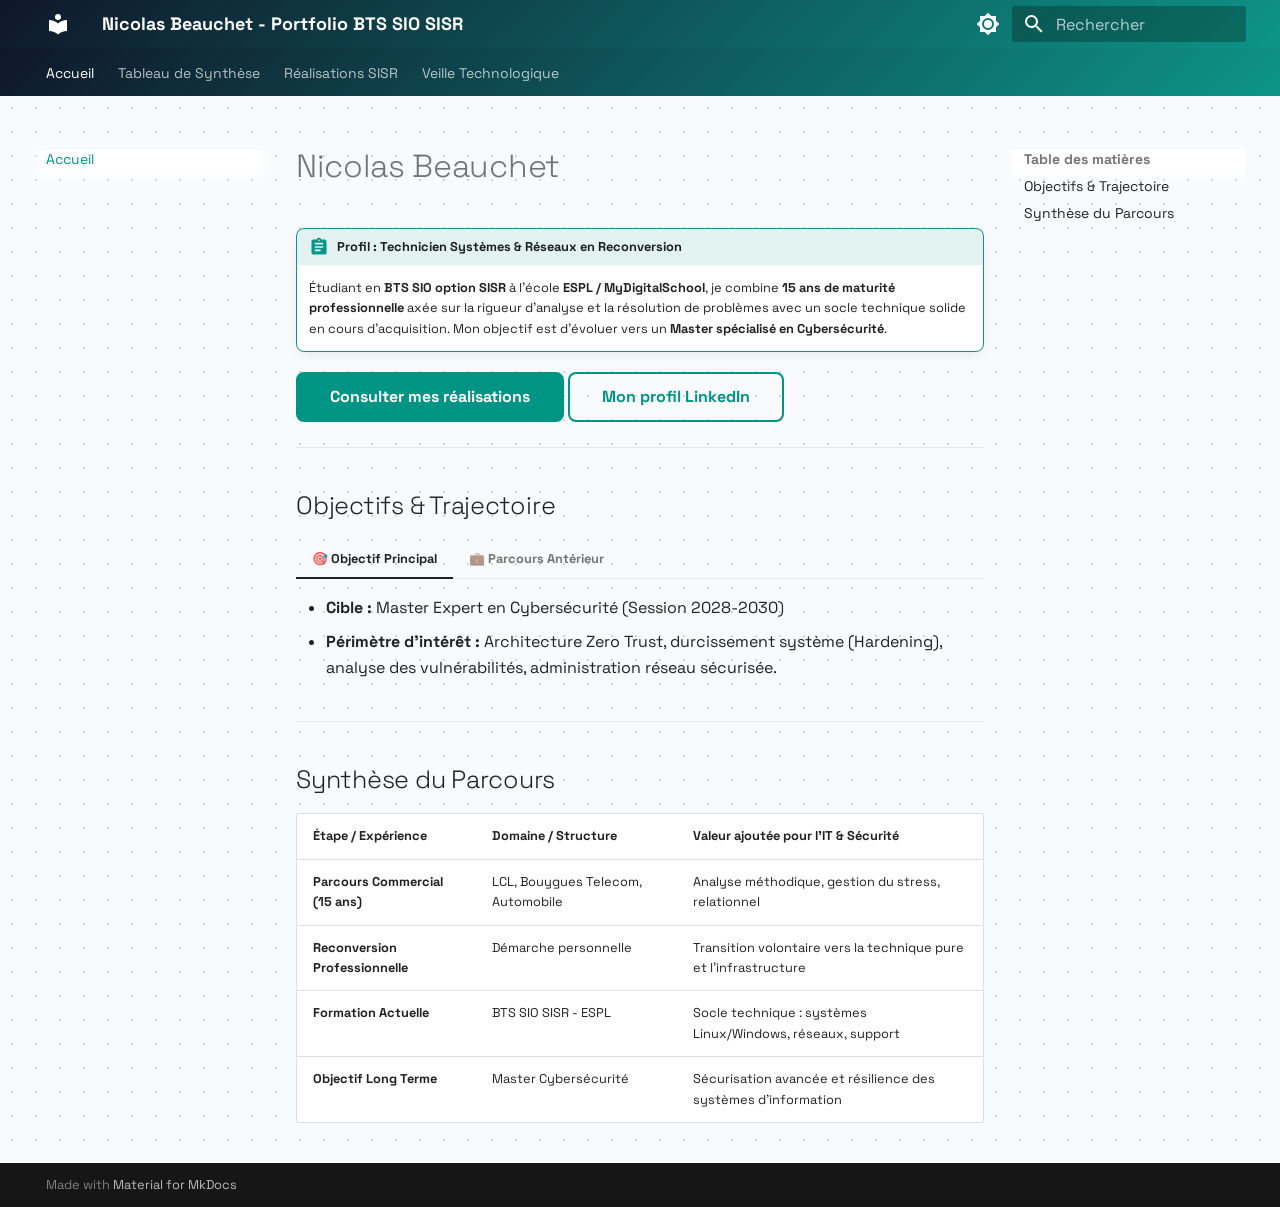
<file: index.html>
<!doctype html>
<html lang="fr" class="no-js">
  <head>
    
      <meta charset="utf-8">
      <meta name="viewport" content="width=device-width,initial-scale=1">
      
      
      
        <link rel="canonical" href="https://nicolas-beauchet.github.io/portfolio-bts-sio/">
      
      
      
        <link rel="next" href="synthese/">
      
      
        
      
      
      <link rel="icon" href="assets/images/favicon.png">
      <meta name="generator" content="mkdocs-1.6.1, mkdocs-material-9.7.7">
    
    
      
        <title>Nicolas Beauchet - Portfolio BTS SIO SISR</title>
      
    
    
      <link rel="stylesheet" href="assets/stylesheets/main.ec1eaa64.min.css">
      
        
        <link rel="stylesheet" href="assets/stylesheets/palette.ab4e12ef.min.css">
      
      


    
    
      
    
    
      
        
        
        <link rel="preconnect" href="https://fonts.gstatic.com" crossorigin>
        <link rel="stylesheet" href="https://fonts.googleapis.com/css?family=Space+Grotesk:300,300i,400,400i,700,700i%7CJetBrains+Mono:400,400i,700,700i&display=fallback">
        <style>:root{--md-text-font:"Space Grotesk";--md-code-font:"JetBrains Mono"}</style>
      
    
    
      <link rel="stylesheet" href="extra.css">
    
    <script>__md_scope=new URL(".",location),__md_hash=e=>[...e].reduce(((e,_)=>(e<<5)-e+_.charCodeAt(0)),0),__md_get=(e,_=localStorage,t=__md_scope)=>JSON.parse(_.getItem(t.pathname+"."+e)),__md_set=(e,_,t=localStorage,a=__md_scope)=>{try{t.setItem(a.pathname+"."+e,JSON.stringify(_))}catch(e){}}</script>
    
      

    
    
  </head>
  
  
    
    
      
    
    
    
    
    <body dir="ltr" data-md-color-scheme="default" data-md-color-primary="teal" data-md-color-accent="cyan">
  
    
    <input class="md-toggle" data-md-toggle="drawer" type="checkbox" id="__drawer" autocomplete="off">
    <input class="md-toggle" data-md-toggle="search" type="checkbox" id="__search" autocomplete="off">
    <label class="md-overlay" for="__drawer"></label>
    <div data-md-component="skip">
      
        
        <a href="#nicolas-beauchet" class="md-skip">
          Aller au contenu
        </a>
      
    </div>
    <div data-md-component="announce">
      
    </div>
    
    
      

<header class="md-header" data-md-component="header">
  <nav class="md-header__inner md-grid" aria-label="En-tête">
    <a href="." title="Nicolas Beauchet - Portfolio BTS SIO SISR" class="md-header__button md-logo" aria-label="Nicolas Beauchet - Portfolio BTS SIO SISR" data-md-component="logo">
      
  
  <svg xmlns="http://www.w3.org/2000/svg" viewBox="0 0 24 24"><path d="M12 8a3 3 0 0 0 3-3 3 3 0 0 0-3-3 3 3 0 0 0-3 3 3 3 0 0 0 3 3m0 3.54C9.64 9.35 6.5 8 3 8v11c3.5 0 6.64 1.35 9 3.54 2.36-2.19 5.5-3.54 9-3.54V8c-3.5 0-6.64 1.35-9 3.54"/></svg>

    </a>
    <label class="md-header__button md-icon" for="__drawer">
      
      <svg xmlns="http://www.w3.org/2000/svg" viewBox="0 0 24 24"><path d="M3 6h18v2H3zm0 5h18v2H3zm0 5h18v2H3z"/></svg>
    </label>
    <div class="md-header__title" data-md-component="header-title">
      <div class="md-header__ellipsis">
        <div class="md-header__topic">
          <span class="md-ellipsis">
            Nicolas Beauchet - Portfolio BTS SIO SISR
          </span>
        </div>
        <div class="md-header__topic" data-md-component="header-topic">
          <span class="md-ellipsis">
            
              Accueil
            
          </span>
        </div>
      </div>
    </div>
    
      
        <form class="md-header__option" data-md-component="palette">
  
    
    
    
    <input class="md-option" data-md-color-media="" data-md-color-scheme="default" data-md-color-primary="teal" data-md-color-accent="cyan"  aria-label="Passer au mode sombre"  type="radio" name="__palette" id="__palette_0">
    
      <label class="md-header__button md-icon" title="Passer au mode sombre" for="__palette_1" hidden>
        <svg xmlns="http://www.w3.org/2000/svg" viewBox="0 0 24 24"><path d="M12 8a4 4 0 0 0-4 4 4 4 0 0 0 4 4 4 4 0 0 0 4-4 4 4 0 0 0-4-4m0 10a6 6 0 0 1-6-6 6 6 0 0 1 6-6 6 6 0 0 1 6 6 6 6 0 0 1-6 6m8-9.31V4h-4.69L12 .69 8.69 4H4v4.69L.69 12 4 15.31V20h4.69L12 23.31 15.31 20H20v-4.69L23.31 12z"/></svg>
      </label>
    
  
    
    
    
    <input class="md-option" data-md-color-media="" data-md-color-scheme="slate" data-md-color-primary="teal" data-md-color-accent="green"  aria-label="Passer au mode clair"  type="radio" name="__palette" id="__palette_1">
    
      <label class="md-header__button md-icon" title="Passer au mode clair" for="__palette_0" hidden>
        <svg xmlns="http://www.w3.org/2000/svg" viewBox="0 0 24 24"><path d="M12 18c-.89 0-1.74-.2-2.5-.55C11.56 16.5 13 14.42 13 12s-1.44-4.5-3.5-5.45C10.26 6.2 11.11 6 12 6a6 6 0 0 1 6 6 6 6 0 0 1-6 6m8-9.31V4h-4.69L12 .69 8.69 4H4v4.69L.69 12 4 15.31V20h4.69L12 23.31 15.31 20H20v-4.69L23.31 12z"/></svg>
      </label>
    
  
</form>
      
    
    
      <script>var palette=__md_get("__palette");if(palette&&palette.color){if("(prefers-color-scheme)"===palette.color.media){var media=matchMedia("(prefers-color-scheme: light)"),input=document.querySelector(media.matches?"[data-md-color-media='(prefers-color-scheme: light)']":"[data-md-color-media='(prefers-color-scheme: dark)']");palette.color.media=input.getAttribute("data-md-color-media"),palette.color.scheme=input.getAttribute("data-md-color-scheme"),palette.color.primary=input.getAttribute("data-md-color-primary"),palette.color.accent=input.getAttribute("data-md-color-accent")}for(var[key,value]of Object.entries(palette.color))document.body.setAttribute("data-md-color-"+key,value)}</script>
    
    
    
      
      
        <label class="md-header__button md-icon" for="__search">
          
          <svg xmlns="http://www.w3.org/2000/svg" viewBox="0 0 24 24"><path d="M9.5 3A6.5 6.5 0 0 1 16 9.5c0 1.61-.59 3.09-1.56 4.23l.27.27h.79l5 5-1.5 1.5-5-5v-.79l-.27-.27A6.52 6.52 0 0 1 9.5 16 6.5 6.5 0 0 1 3 9.5 6.5 6.5 0 0 1 9.5 3m0 2C7 5 5 7 5 9.5S7 14 9.5 14 14 12 14 9.5 12 5 9.5 5"/></svg>
        </label>
        <div class="md-search" data-md-component="search" role="dialog">
  <label class="md-search__overlay" for="__search"></label>
  <div class="md-search__inner" role="search">
    <form class="md-search__form" name="search">
      <input type="text" class="md-search__input" name="query" aria-label="Rechercher" placeholder="Rechercher" autocapitalize="off" autocorrect="off" autocomplete="off" spellcheck="false" data-md-component="search-query" required>
      <label class="md-search__icon md-icon" for="__search">
        
        <svg xmlns="http://www.w3.org/2000/svg" viewBox="0 0 24 24"><path d="M9.5 3A6.5 6.5 0 0 1 16 9.5c0 1.61-.59 3.09-1.56 4.23l.27.27h.79l5 5-1.5 1.5-5-5v-.79l-.27-.27A6.52 6.52 0 0 1 9.5 16 6.5 6.5 0 0 1 3 9.5 6.5 6.5 0 0 1 9.5 3m0 2C7 5 5 7 5 9.5S7 14 9.5 14 14 12 14 9.5 12 5 9.5 5"/></svg>
        
        <svg xmlns="http://www.w3.org/2000/svg" viewBox="0 0 24 24"><path d="M20 11v2H8l5.5 5.5-1.42 1.42L4.16 12l7.92-7.92L13.5 5.5 8 11z"/></svg>
      </label>
      <nav class="md-search__options" aria-label="Recherche">
        
        <button type="reset" class="md-search__icon md-icon" title="Effacer" aria-label="Effacer" tabindex="-1">
          
          <svg xmlns="http://www.w3.org/2000/svg" viewBox="0 0 24 24"><path d="M19 6.41 17.59 5 12 10.59 6.41 5 5 6.41 10.59 12 5 17.59 6.41 19 12 13.41 17.59 19 19 17.59 13.41 12z"/></svg>
        </button>
      </nav>
      
    </form>
    <div class="md-search__output">
      <div class="md-search__scrollwrap" tabindex="0" data-md-scrollfix>
        <div class="md-search-result" data-md-component="search-result">
          <div class="md-search-result__meta">
            Initialisation de la recherche
          </div>
          <ol class="md-search-result__list" role="presentation"></ol>
        </div>
      </div>
    </div>
  </div>
</div>
      
    
    
  </nav>
  
</header>
    
    <div class="md-container" data-md-component="container">
      
      
        
          
            
<nav class="md-tabs" aria-label="Onglets" data-md-component="tabs">
  <div class="md-grid">
    <ul class="md-tabs__list">
      
        
  
  
  
    
  
  
    <li class="md-tabs__item md-tabs__item--active">
      <a href="." class="md-tabs__link">
        
  
  
    
  
  Accueil

      </a>
    </li>
  

      
        
  
  
  
  
    <li class="md-tabs__item">
      <a href="synthese/" class="md-tabs__link">
        
  
  
    
  
  Tableau de Synthèse

      </a>
    </li>
  

      
        
  
  
  
  
    
    
      <li class="md-tabs__item">
        <a href="bloc1/" class="md-tabs__link">
          
  
  
  Réalisations SISR

        </a>
      </li>
    
  

      
        
  
  
  
  
    
    
      <li class="md-tabs__item">
        <a href="veille-outils/" class="md-tabs__link">
          
  
  
  Veille Technologique

        </a>
      </li>
    
  

      
    </ul>
  </div>
</nav>
          
        
      
      <main class="md-main" data-md-component="main">
        <div class="md-main__inner md-grid">
          
            
              
              <div class="md-sidebar md-sidebar--primary" data-md-component="sidebar" data-md-type="navigation" >
                <div class="md-sidebar__scrollwrap">
                  <div class="md-sidebar__inner">
                    


  


<nav class="md-nav md-nav--primary md-nav--lifted" aria-label="Navigation" data-md-level="0">
  <label class="md-nav__title" for="__drawer">
    <a href="." title="Nicolas Beauchet - Portfolio BTS SIO SISR" class="md-nav__button md-logo" aria-label="Nicolas Beauchet - Portfolio BTS SIO SISR" data-md-component="logo">
      
  
  <svg xmlns="http://www.w3.org/2000/svg" viewBox="0 0 24 24"><path d="M12 8a3 3 0 0 0 3-3 3 3 0 0 0-3-3 3 3 0 0 0-3 3 3 3 0 0 0 3 3m0 3.54C9.64 9.35 6.5 8 3 8v11c3.5 0 6.64 1.35 9 3.54 2.36-2.19 5.5-3.54 9-3.54V8c-3.5 0-6.64 1.35-9 3.54"/></svg>

    </a>
    Nicolas Beauchet - Portfolio BTS SIO SISR
  </label>
  
  <ul class="md-nav__list" data-md-scrollfix>
    
      
      
  
  
    
  
  
  
    <li class="md-nav__item md-nav__item--active">
      
      <input class="md-nav__toggle md-toggle" type="checkbox" id="__toc">
      
      
        
      
      
        <label class="md-nav__link md-nav__link--active" for="__toc">
          
  
  
  <span class="md-ellipsis">
    
  
    Accueil
  

    
  </span>
  
  

          <span class="md-nav__icon md-icon"></span>
        </label>
      
      <a href="." class="md-nav__link md-nav__link--active">
        
  
  
  <span class="md-ellipsis">
    
  
    Accueil
  

    
  </span>
  
  

      </a>
      
        

<nav class="md-nav md-nav--secondary" aria-label="Table des matières">
  
  
  
    
  
  
    <label class="md-nav__title" for="__toc">
      <span class="md-nav__icon md-icon"></span>
      Table des matières
    </label>
    <ul class="md-nav__list" data-md-component="toc" data-md-scrollfix>
      
        <li class="md-nav__item">
  <a href="#objectifs-trajectoire" class="md-nav__link">
    <span class="md-ellipsis">
      
        Objectifs &amp; Trajectoire
      
    </span>
  </a>
  
</li>
      
        <li class="md-nav__item">
  <a href="#synthese-du-parcours" class="md-nav__link">
    <span class="md-ellipsis">
      
        Synthèse du Parcours
      
    </span>
  </a>
  
</li>
      
    </ul>
  
</nav>
      
    </li>
  

    
      
      
  
  
  
  
    <li class="md-nav__item">
      <a href="synthese/" class="md-nav__link">
        
  
  
  <span class="md-ellipsis">
    
  
    Tableau de Synthèse
  

    
  </span>
  
  

      </a>
    </li>
  

    
      
      
  
  
  
  
    
    
    
    
      
      
        
      
    
    
    <li class="md-nav__item md-nav__item--nested">
      
        
        
        <input class="md-nav__toggle md-toggle " type="checkbox" id="__nav_3" >
        
          
          <label class="md-nav__link" for="__nav_3" id="__nav_3_label" tabindex="0">
            
  
  
  <span class="md-ellipsis">
    
  
    Réalisations SISR
  

    
  </span>
  
  

            <span class="md-nav__icon md-icon"></span>
          </label>
        
        <nav class="md-nav" data-md-level="1" aria-labelledby="__nav_3_label" aria-expanded="false">
          <label class="md-nav__title" for="__nav_3">
            <span class="md-nav__icon md-icon"></span>
            
  
    Réalisations SISR
  

          </label>
          <ul class="md-nav__list" data-md-scrollfix>
            
              
                
  
  
  
  
    <li class="md-nav__item">
      <a href="bloc1/" class="md-nav__link">
        
  
  
  <span class="md-ellipsis">
    
  
    Bloc 1 - Support & Services
  

    
  </span>
  
  

      </a>
    </li>
  

              
            
              
                
  
  
  
  
    <li class="md-nav__item">
      <a href="bloc2/" class="md-nav__link">
        
  
  
  <span class="md-ellipsis">
    
  
    Bloc 2 - Administration Systèmes & Réseaux
  

    
  </span>
  
  

      </a>
    </li>
  

              
            
          </ul>
        </nav>
      
    </li>
  

    
      
      
  
  
  
  
    
    
    
    
      
      
        
      
    
    
    <li class="md-nav__item md-nav__item--nested">
      
        
        
        <input class="md-nav__toggle md-toggle " type="checkbox" id="__nav_4" >
        
          
          <label class="md-nav__link" for="__nav_4" id="__nav_4_label" tabindex="0">
            
  
  
  <span class="md-ellipsis">
    
  
    Veille Technologique
  

    
  </span>
  
  

            <span class="md-nav__icon md-icon"></span>
          </label>
        
        <nav class="md-nav" data-md-level="1" aria-labelledby="__nav_4_label" aria-expanded="false">
          <label class="md-nav__title" for="__nav_4">
            <span class="md-nav__icon md-icon"></span>
            
  
    Veille Technologique
  

          </label>
          <ul class="md-nav__list" data-md-scrollfix>
            
              
                
  
  
  
  
    <li class="md-nav__item">
      <a href="veille-outils/" class="md-nav__link">
        
  
  
  <span class="md-ellipsis">
    
  
    Démarche & Outils
  

    
  </span>
  
  

      </a>
    </li>
  

              
            
              
                
  
  
  
  
    <li class="md-nav__item">
      <a href="veille-sujet/" class="md-nav__link">
        
  
  
  <span class="md-ellipsis">
    
  
    Sujet Zero Trust
  

    
  </span>
  
  

      </a>
    </li>
  

              
            
          </ul>
        </nav>
      
    </li>
  

    
  </ul>
</nav>
                  </div>
                </div>
              </div>
            
            
              
              <div class="md-sidebar md-sidebar--secondary" data-md-component="sidebar" data-md-type="toc" >
                <div class="md-sidebar__scrollwrap">
                  <div class="md-sidebar__inner">
                    

<nav class="md-nav md-nav--secondary" aria-label="Table des matières">
  
  
  
    
  
  
    <label class="md-nav__title" for="__toc">
      <span class="md-nav__icon md-icon"></span>
      Table des matières
    </label>
    <ul class="md-nav__list" data-md-component="toc" data-md-scrollfix>
      
        <li class="md-nav__item">
  <a href="#objectifs-trajectoire" class="md-nav__link">
    <span class="md-ellipsis">
      
        Objectifs &amp; Trajectoire
      
    </span>
  </a>
  
</li>
      
        <li class="md-nav__item">
  <a href="#synthese-du-parcours" class="md-nav__link">
    <span class="md-ellipsis">
      
        Synthèse du Parcours
      
    </span>
  </a>
  
</li>
      
    </ul>
  
</nav>
                  </div>
                </div>
              </div>
            
          
          
            <div class="md-content" data-md-component="content">
              
              <article class="md-content__inner md-typeset">
                
                  



<h1 id="nicolas-beauchet">Nicolas Beauchet</h1>
<div class="admonition abstract">
<p class="admonition-title">Profil : Technicien Systèmes &amp; Réseaux en Reconversion</p>
<p>Étudiant en <strong>BTS SIO option SISR</strong> à l'école <strong>ESPL / MyDigitalSchool</strong>, je combine <strong>15 ans de maturité professionnelle</strong> axée sur la rigueur d'analyse et la résolution de problèmes avec un socle technique solide en cours d'acquisition. Mon objectif est d'évoluer vers un <strong>Master spécialisé en Cybersécurité</strong>.</p>
</div>
<p><a class="md-button md-button--primary" href="bloc1/">Consulter mes réalisations</a>
<a class="md-button" href="https://www.linkedin.com/">Mon profil LinkedIn</a></p>
<hr />
<h2 id="objectifs-trajectoire">Objectifs &amp; Trajectoire</h2>
<div class="tabbed-set tabbed-alternate" data-tabs="1:2"><input checked="checked" id="__tabbed_1_1" name="__tabbed_1" type="radio" /><input id="__tabbed_1_2" name="__tabbed_1" type="radio" /><div class="tabbed-labels"><label for="__tabbed_1_1">🎯 Objectif Principal</label><label for="__tabbed_1_2">💼 Parcours Antérieur</label></div>
<div class="tabbed-content">
<div class="tabbed-block">
<ul>
<li><strong>Cible :</strong> Master Expert en Cybersécurité (Session 2028-2030)</li>
<li><strong>Périmètre d'intérêt :</strong> Architecture Zero Trust, durcissement système (Hardening), analyse des vulnérabilités, administration réseau sécurisée.</li>
</ul>
</div>
<div class="tabbed-block">
<ul>
<li><strong>15 ans en relation client &amp; commerce :</strong> (LCL, Bouygues Telecom, Automobile).</li>
<li><strong>Compétences transversales :</strong> Communication claire, gestion du stress et des urgences, approche orientée satisfaction utilisateur / résolution d'incidents.</li>
<li><strong>Le virage :</strong> Quitter le commercial pour me consacrer pleinement à l'infrastructure et la sécurité technique.</li>
</ul>
</div>
</div>
</div>
<hr />
<h2 id="synthese-du-parcours">Synthèse du Parcours</h2>
<table>
<thead>
<tr>
<th style="text-align: left;">Étape / Expérience</th>
<th style="text-align: left;">Domaine / Structure</th>
<th style="text-align: left;">Valeur ajoutée pour l'IT &amp; Sécurité</th>
</tr>
</thead>
<tbody>
<tr>
<td style="text-align: left;"><strong>Parcours Commercial (15 ans)</strong></td>
<td style="text-align: left;">LCL, Bouygues Telecom, Automobile</td>
<td style="text-align: left;">Analyse méthodique, gestion du stress, relationnel</td>
</tr>
<tr>
<td style="text-align: left;"><strong>Reconversion Professionnelle</strong></td>
<td style="text-align: left;">Démarche personnelle</td>
<td style="text-align: left;">Transition volontaire vers la technique pure et l'infrastructure</td>
</tr>
<tr>
<td style="text-align: left;"><strong>Formation Actuelle</strong></td>
<td style="text-align: left;">BTS SIO SISR - ESPL</td>
<td style="text-align: left;">Socle technique : systèmes Linux/Windows, réseaux, support</td>
</tr>
<tr>
<td style="text-align: left;"><strong>Objectif Long Terme</strong></td>
<td style="text-align: left;">Master Cybersécurité</td>
<td style="text-align: left;">Sécurisation avancée et résilience des systèmes d'information</td>
</tr>
</tbody>
</table>












                
              </article>
            </div>
          
          
<script>var target=document.getElementById(location.hash.slice(1));target&&target.name&&(target.checked=target.name.startsWith("__tabbed_"))</script>
        </div>
        
          <button type="button" class="md-top md-icon" data-md-component="top" hidden>
  
  <svg xmlns="http://www.w3.org/2000/svg" viewBox="0 0 24 24"><path d="M13 20h-2V8l-5.5 5.5-1.42-1.42L12 4.16l7.92 7.92-1.42 1.42L13 8z"/></svg>
  Retour en haut de la page
</button>
        
      </main>
      
        <footer class="md-footer">
  
  <div class="md-footer-meta md-typeset">
    <div class="md-footer-meta__inner md-grid">
      <div class="md-copyright">
  
  
    Made with
    <a href="https://squidfunk.github.io/mkdocs-material/" target="_blank" rel="noopener">
      Material for MkDocs
    </a>
  
</div>
      
    </div>
  </div>
</footer>
      
    </div>
    <div class="md-dialog" data-md-component="dialog">
      <div class="md-dialog__inner md-typeset"></div>
    </div>
    
    
    
      
      
      <script id="__config" type="application/json">{"annotate": null, "base": ".", "features": ["navigation.tabs", "navigation.sections", "navigation.top", "content.code.copy"], "search": "assets/javascripts/workers/search.2c215733.min.js", "tags": null, "translations": {"clipboard.copied": "Copi\u00e9 dans le presse-papier", "clipboard.copy": "Copier dans le presse-papier", "search.result.more.one": "1 de plus sur cette page", "search.result.more.other": "# de plus sur cette page", "search.result.none": "Aucun document trouv\u00e9", "search.result.one": "1 document trouv\u00e9", "search.result.other": "# documents trouv\u00e9s", "search.result.placeholder": "Taper pour d\u00e9marrer la recherche", "search.result.term.missing": "Non trouv\u00e9", "select.version": "S\u00e9lectionner la version"}, "version": null}</script>
    
    
      <script src="assets/javascripts/bundle.d7400e89.min.js"></script>
      
    
  </body>
</html>
</file>
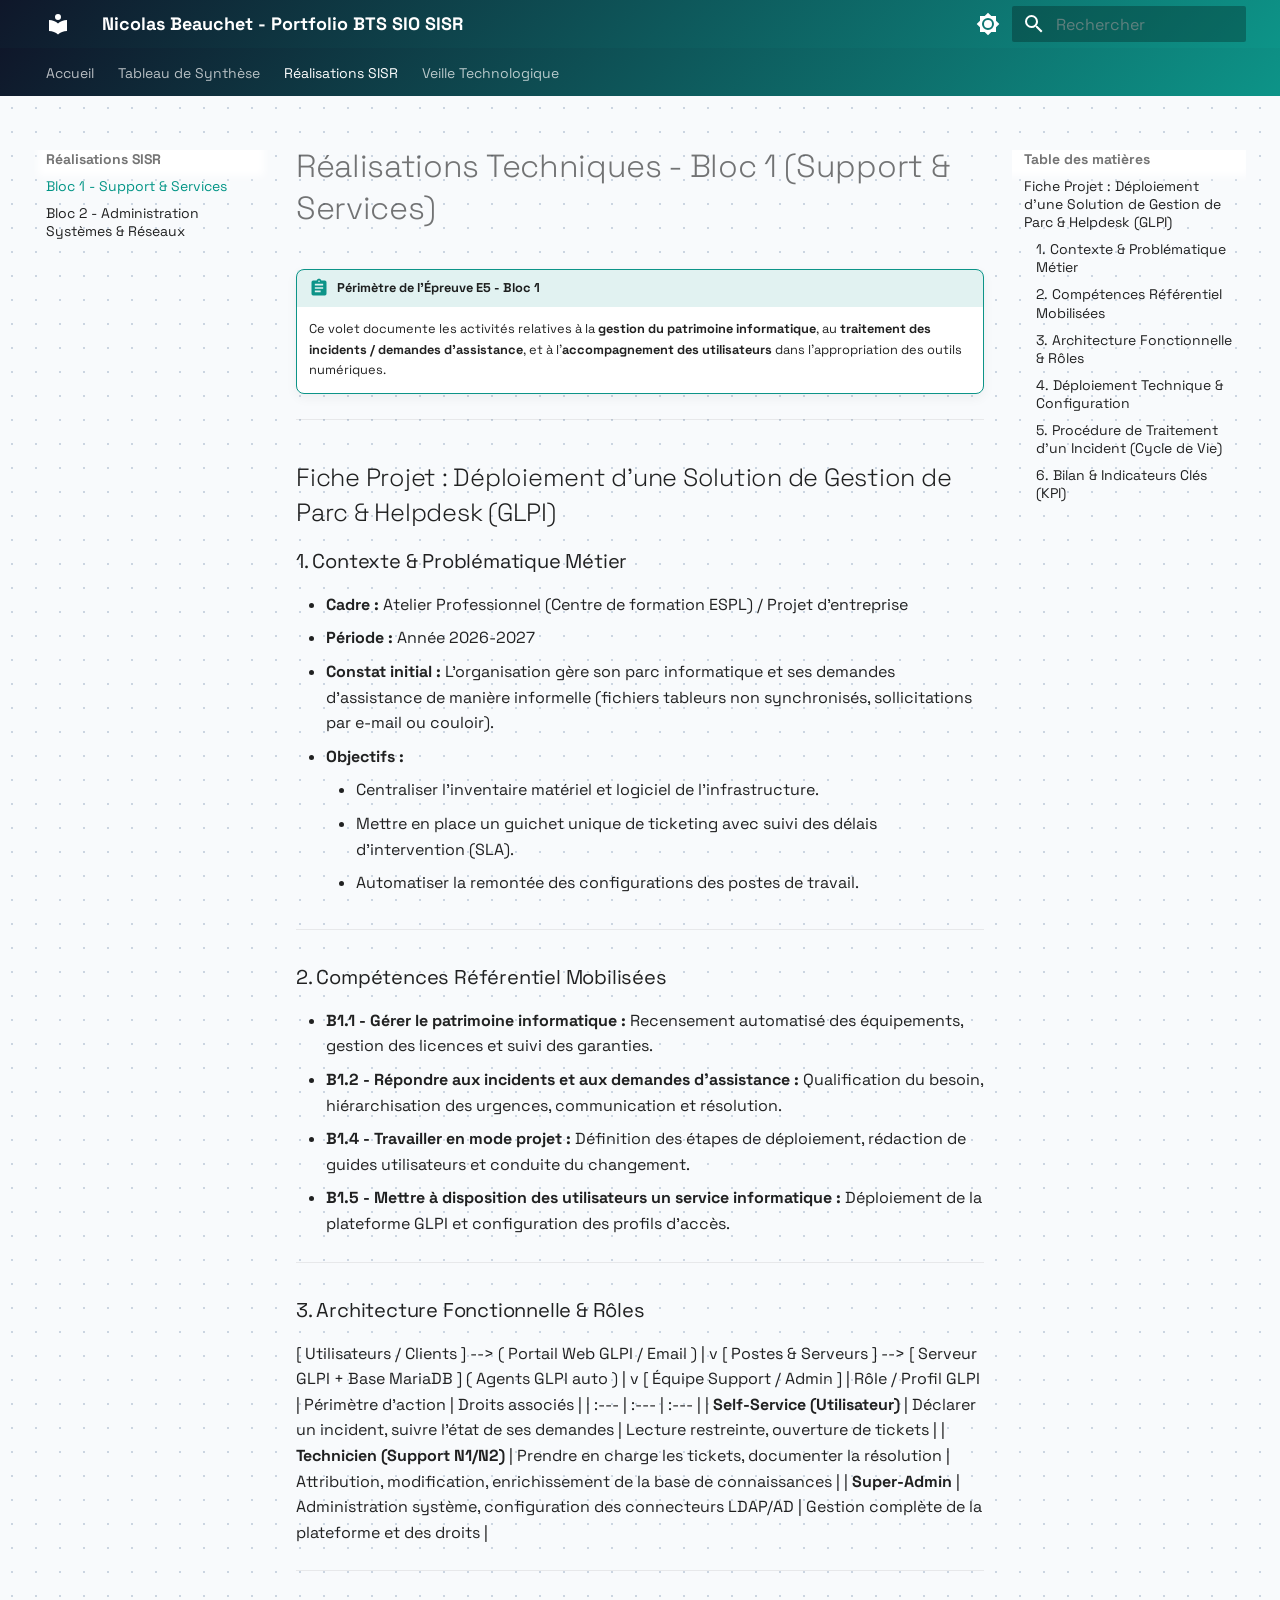
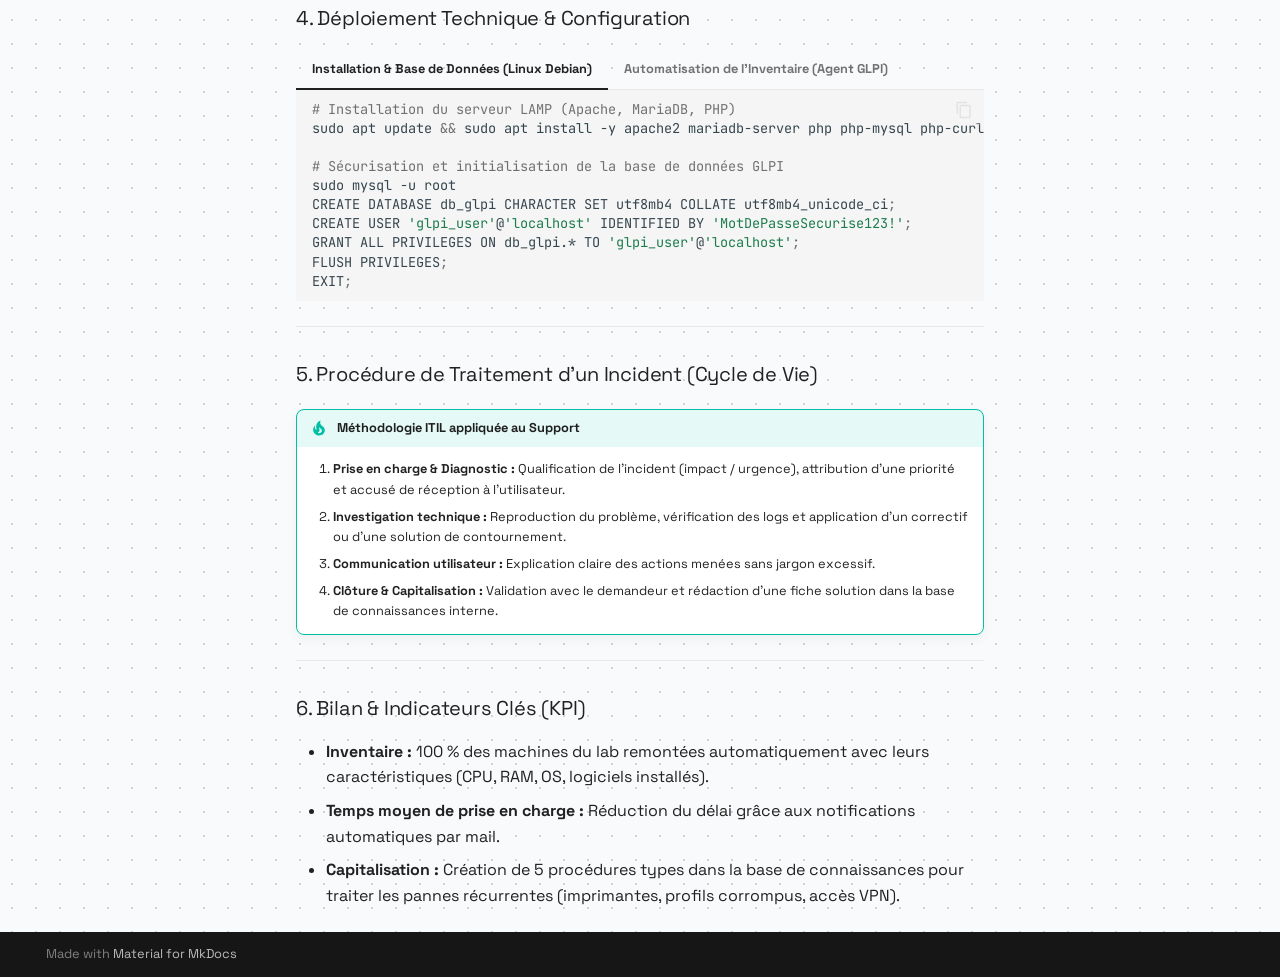
<file: bloc1/index.html>
<!doctype html>
<html lang="fr" class="no-js">
  <head>
    
      <meta charset="utf-8">
      <meta name="viewport" content="width=device-width,initial-scale=1">
      
      
      
        <link rel="canonical" href="https://nicolas-beauchet.github.io/portfolio-bts-sio/bloc1/">
      
      
        <link rel="prev" href="../synthese/">
      
      
        <link rel="next" href="../bloc2/">
      
      
        
      
      
      <link rel="icon" href="../assets/images/favicon.png">
      <meta name="generator" content="mkdocs-1.6.1, mkdocs-material-9.7.7">
    
    
      
        <title>Bloc 1 - Support & Services - Nicolas Beauchet - Portfolio BTS SIO SISR</title>
      
    
    
      <link rel="stylesheet" href="../assets/stylesheets/main.ec1eaa64.min.css">
      
        
        <link rel="stylesheet" href="../assets/stylesheets/palette.ab4e12ef.min.css">
      
      


    
    
      
    
    
      
        
        
        <link rel="preconnect" href="https://fonts.gstatic.com" crossorigin>
        <link rel="stylesheet" href="https://fonts.googleapis.com/css?family=Space+Grotesk:300,300i,400,400i,700,700i%7CJetBrains+Mono:400,400i,700,700i&display=fallback">
        <style>:root{--md-text-font:"Space Grotesk";--md-code-font:"JetBrains Mono"}</style>
      
    
    
      <link rel="stylesheet" href="../extra.css">
    
    <script>__md_scope=new URL("..",location),__md_hash=e=>[...e].reduce(((e,_)=>(e<<5)-e+_.charCodeAt(0)),0),__md_get=(e,_=localStorage,t=__md_scope)=>JSON.parse(_.getItem(t.pathname+"."+e)),__md_set=(e,_,t=localStorage,a=__md_scope)=>{try{t.setItem(a.pathname+"."+e,JSON.stringify(_))}catch(e){}}</script>
    
      

    
    
  </head>
  
  
    
    
      
    
    
    
    
    <body dir="ltr" data-md-color-scheme="default" data-md-color-primary="teal" data-md-color-accent="cyan">
  
    
    <input class="md-toggle" data-md-toggle="drawer" type="checkbox" id="__drawer" autocomplete="off">
    <input class="md-toggle" data-md-toggle="search" type="checkbox" id="__search" autocomplete="off">
    <label class="md-overlay" for="__drawer"></label>
    <div data-md-component="skip">
      
        
        <a href="#realisations-techniques-bloc-1-support-services" class="md-skip">
          Aller au contenu
        </a>
      
    </div>
    <div data-md-component="announce">
      
    </div>
    
    
      

<header class="md-header" data-md-component="header">
  <nav class="md-header__inner md-grid" aria-label="En-tête">
    <a href=".." title="Nicolas Beauchet - Portfolio BTS SIO SISR" class="md-header__button md-logo" aria-label="Nicolas Beauchet - Portfolio BTS SIO SISR" data-md-component="logo">
      
  
  <svg xmlns="http://www.w3.org/2000/svg" viewBox="0 0 24 24"><path d="M12 8a3 3 0 0 0 3-3 3 3 0 0 0-3-3 3 3 0 0 0-3 3 3 3 0 0 0 3 3m0 3.54C9.64 9.35 6.5 8 3 8v11c3.5 0 6.64 1.35 9 3.54 2.36-2.19 5.5-3.54 9-3.54V8c-3.5 0-6.64 1.35-9 3.54"/></svg>

    </a>
    <label class="md-header__button md-icon" for="__drawer">
      
      <svg xmlns="http://www.w3.org/2000/svg" viewBox="0 0 24 24"><path d="M3 6h18v2H3zm0 5h18v2H3zm0 5h18v2H3z"/></svg>
    </label>
    <div class="md-header__title" data-md-component="header-title">
      <div class="md-header__ellipsis">
        <div class="md-header__topic">
          <span class="md-ellipsis">
            Nicolas Beauchet - Portfolio BTS SIO SISR
          </span>
        </div>
        <div class="md-header__topic" data-md-component="header-topic">
          <span class="md-ellipsis">
            
              Bloc 1 - Support & Services
            
          </span>
        </div>
      </div>
    </div>
    
      
        <form class="md-header__option" data-md-component="palette">
  
    
    
    
    <input class="md-option" data-md-color-media="" data-md-color-scheme="default" data-md-color-primary="teal" data-md-color-accent="cyan"  aria-label="Passer au mode sombre"  type="radio" name="__palette" id="__palette_0">
    
      <label class="md-header__button md-icon" title="Passer au mode sombre" for="__palette_1" hidden>
        <svg xmlns="http://www.w3.org/2000/svg" viewBox="0 0 24 24"><path d="M12 8a4 4 0 0 0-4 4 4 4 0 0 0 4 4 4 4 0 0 0 4-4 4 4 0 0 0-4-4m0 10a6 6 0 0 1-6-6 6 6 0 0 1 6-6 6 6 0 0 1 6 6 6 6 0 0 1-6 6m8-9.31V4h-4.69L12 .69 8.69 4H4v4.69L.69 12 4 15.31V20h4.69L12 23.31 15.31 20H20v-4.69L23.31 12z"/></svg>
      </label>
    
  
    
    
    
    <input class="md-option" data-md-color-media="" data-md-color-scheme="slate" data-md-color-primary="teal" data-md-color-accent="green"  aria-label="Passer au mode clair"  type="radio" name="__palette" id="__palette_1">
    
      <label class="md-header__button md-icon" title="Passer au mode clair" for="__palette_0" hidden>
        <svg xmlns="http://www.w3.org/2000/svg" viewBox="0 0 24 24"><path d="M12 18c-.89 0-1.74-.2-2.5-.55C11.56 16.5 13 14.42 13 12s-1.44-4.5-3.5-5.45C10.26 6.2 11.11 6 12 6a6 6 0 0 1 6 6 6 6 0 0 1-6 6m8-9.31V4h-4.69L12 .69 8.69 4H4v4.69L.69 12 4 15.31V20h4.69L12 23.31 15.31 20H20v-4.69L23.31 12z"/></svg>
      </label>
    
  
</form>
      
    
    
      <script>var palette=__md_get("__palette");if(palette&&palette.color){if("(prefers-color-scheme)"===palette.color.media){var media=matchMedia("(prefers-color-scheme: light)"),input=document.querySelector(media.matches?"[data-md-color-media='(prefers-color-scheme: light)']":"[data-md-color-media='(prefers-color-scheme: dark)']");palette.color.media=input.getAttribute("data-md-color-media"),palette.color.scheme=input.getAttribute("data-md-color-scheme"),palette.color.primary=input.getAttribute("data-md-color-primary"),palette.color.accent=input.getAttribute("data-md-color-accent")}for(var[key,value]of Object.entries(palette.color))document.body.setAttribute("data-md-color-"+key,value)}</script>
    
    
    
      
      
        <label class="md-header__button md-icon" for="__search">
          
          <svg xmlns="http://www.w3.org/2000/svg" viewBox="0 0 24 24"><path d="M9.5 3A6.5 6.5 0 0 1 16 9.5c0 1.61-.59 3.09-1.56 4.23l.27.27h.79l5 5-1.5 1.5-5-5v-.79l-.27-.27A6.52 6.52 0 0 1 9.5 16 6.5 6.5 0 0 1 3 9.5 6.5 6.5 0 0 1 9.5 3m0 2C7 5 5 7 5 9.5S7 14 9.5 14 14 12 14 9.5 12 5 9.5 5"/></svg>
        </label>
        <div class="md-search" data-md-component="search" role="dialog">
  <label class="md-search__overlay" for="__search"></label>
  <div class="md-search__inner" role="search">
    <form class="md-search__form" name="search">
      <input type="text" class="md-search__input" name="query" aria-label="Rechercher" placeholder="Rechercher" autocapitalize="off" autocorrect="off" autocomplete="off" spellcheck="false" data-md-component="search-query" required>
      <label class="md-search__icon md-icon" for="__search">
        
        <svg xmlns="http://www.w3.org/2000/svg" viewBox="0 0 24 24"><path d="M9.5 3A6.5 6.5 0 0 1 16 9.5c0 1.61-.59 3.09-1.56 4.23l.27.27h.79l5 5-1.5 1.5-5-5v-.79l-.27-.27A6.52 6.52 0 0 1 9.5 16 6.5 6.5 0 0 1 3 9.5 6.5 6.5 0 0 1 9.5 3m0 2C7 5 5 7 5 9.5S7 14 9.5 14 14 12 14 9.5 12 5 9.5 5"/></svg>
        
        <svg xmlns="http://www.w3.org/2000/svg" viewBox="0 0 24 24"><path d="M20 11v2H8l5.5 5.5-1.42 1.42L4.16 12l7.92-7.92L13.5 5.5 8 11z"/></svg>
      </label>
      <nav class="md-search__options" aria-label="Recherche">
        
        <button type="reset" class="md-search__icon md-icon" title="Effacer" aria-label="Effacer" tabindex="-1">
          
          <svg xmlns="http://www.w3.org/2000/svg" viewBox="0 0 24 24"><path d="M19 6.41 17.59 5 12 10.59 6.41 5 5 6.41 10.59 12 5 17.59 6.41 19 12 13.41 17.59 19 19 17.59 13.41 12z"/></svg>
        </button>
      </nav>
      
    </form>
    <div class="md-search__output">
      <div class="md-search__scrollwrap" tabindex="0" data-md-scrollfix>
        <div class="md-search-result" data-md-component="search-result">
          <div class="md-search-result__meta">
            Initialisation de la recherche
          </div>
          <ol class="md-search-result__list" role="presentation"></ol>
        </div>
      </div>
    </div>
  </div>
</div>
      
    
    
  </nav>
  
</header>
    
    <div class="md-container" data-md-component="container">
      
      
        
          
            
<nav class="md-tabs" aria-label="Onglets" data-md-component="tabs">
  <div class="md-grid">
    <ul class="md-tabs__list">
      
        
  
  
  
  
    <li class="md-tabs__item">
      <a href=".." class="md-tabs__link">
        
  
  
    
  
  Accueil

      </a>
    </li>
  

      
        
  
  
  
  
    <li class="md-tabs__item">
      <a href="../synthese/" class="md-tabs__link">
        
  
  
    
  
  Tableau de Synthèse

      </a>
    </li>
  

      
        
  
  
  
    
  
  
    
    
      <li class="md-tabs__item md-tabs__item--active">
        <a href="./" class="md-tabs__link">
          
  
  
  Réalisations SISR

        </a>
      </li>
    
  

      
        
  
  
  
  
    
    
      <li class="md-tabs__item">
        <a href="../veille-outils/" class="md-tabs__link">
          
  
  
  Veille Technologique

        </a>
      </li>
    
  

      
    </ul>
  </div>
</nav>
          
        
      
      <main class="md-main" data-md-component="main">
        <div class="md-main__inner md-grid">
          
            
              
              <div class="md-sidebar md-sidebar--primary" data-md-component="sidebar" data-md-type="navigation" >
                <div class="md-sidebar__scrollwrap">
                  <div class="md-sidebar__inner">
                    


  


<nav class="md-nav md-nav--primary md-nav--lifted" aria-label="Navigation" data-md-level="0">
  <label class="md-nav__title" for="__drawer">
    <a href=".." title="Nicolas Beauchet - Portfolio BTS SIO SISR" class="md-nav__button md-logo" aria-label="Nicolas Beauchet - Portfolio BTS SIO SISR" data-md-component="logo">
      
  
  <svg xmlns="http://www.w3.org/2000/svg" viewBox="0 0 24 24"><path d="M12 8a3 3 0 0 0 3-3 3 3 0 0 0-3-3 3 3 0 0 0-3 3 3 3 0 0 0 3 3m0 3.54C9.64 9.35 6.5 8 3 8v11c3.5 0 6.64 1.35 9 3.54 2.36-2.19 5.5-3.54 9-3.54V8c-3.5 0-6.64 1.35-9 3.54"/></svg>

    </a>
    Nicolas Beauchet - Portfolio BTS SIO SISR
  </label>
  
  <ul class="md-nav__list" data-md-scrollfix>
    
      
      
  
  
  
  
    <li class="md-nav__item">
      <a href=".." class="md-nav__link">
        
  
  
  <span class="md-ellipsis">
    
  
    Accueil
  

    
  </span>
  
  

      </a>
    </li>
  

    
      
      
  
  
  
  
    <li class="md-nav__item">
      <a href="../synthese/" class="md-nav__link">
        
  
  
  <span class="md-ellipsis">
    
  
    Tableau de Synthèse
  

    
  </span>
  
  

      </a>
    </li>
  

    
      
      
  
  
    
  
  
  
    
    
    
    
      
        
        
      
      
        
      
    
    
    <li class="md-nav__item md-nav__item--active md-nav__item--section md-nav__item--nested">
      
        
        
        <input class="md-nav__toggle md-toggle " type="checkbox" id="__nav_3" checked>
        
          
          <label class="md-nav__link" for="__nav_3" id="__nav_3_label" tabindex="">
            
  
  
  <span class="md-ellipsis">
    
  
    Réalisations SISR
  

    
  </span>
  
  

            <span class="md-nav__icon md-icon"></span>
          </label>
        
        <nav class="md-nav" data-md-level="1" aria-labelledby="__nav_3_label" aria-expanded="true">
          <label class="md-nav__title" for="__nav_3">
            <span class="md-nav__icon md-icon"></span>
            
  
    Réalisations SISR
  

          </label>
          <ul class="md-nav__list" data-md-scrollfix>
            
              
                
  
  
    
  
  
  
    <li class="md-nav__item md-nav__item--active">
      
      <input class="md-nav__toggle md-toggle" type="checkbox" id="__toc">
      
      
        
      
      
        <label class="md-nav__link md-nav__link--active" for="__toc">
          
  
  
  <span class="md-ellipsis">
    
  
    Bloc 1 - Support & Services
  

    
  </span>
  
  

          <span class="md-nav__icon md-icon"></span>
        </label>
      
      <a href="./" class="md-nav__link md-nav__link--active">
        
  
  
  <span class="md-ellipsis">
    
  
    Bloc 1 - Support & Services
  

    
  </span>
  
  

      </a>
      
        

<nav class="md-nav md-nav--secondary" aria-label="Table des matières">
  
  
  
    
  
  
    <label class="md-nav__title" for="__toc">
      <span class="md-nav__icon md-icon"></span>
      Table des matières
    </label>
    <ul class="md-nav__list" data-md-component="toc" data-md-scrollfix>
      
        <li class="md-nav__item">
  <a href="#fiche-projet-deploiement-dune-solution-de-gestion-de-parc-helpdesk-glpi" class="md-nav__link">
    <span class="md-ellipsis">
      
        Fiche Projet : Déploiement d'une Solution de Gestion de Parc &amp; Helpdesk (GLPI)
      
    </span>
  </a>
  
    <nav class="md-nav" aria-label="Fiche Projet : Déploiement d&#39;une Solution de Gestion de Parc &amp; Helpdesk (GLPI)">
      <ul class="md-nav__list">
        
          <li class="md-nav__item">
  <a href="#1-contexte-problematique-metier" class="md-nav__link">
    <span class="md-ellipsis">
      
        1. Contexte &amp; Problématique Métier
      
    </span>
  </a>
  
</li>
        
          <li class="md-nav__item">
  <a href="#2-competences-referentiel-mobilisees" class="md-nav__link">
    <span class="md-ellipsis">
      
        2. Compétences Référentiel Mobilisées
      
    </span>
  </a>
  
</li>
        
          <li class="md-nav__item">
  <a href="#3-architecture-fonctionnelle-roles" class="md-nav__link">
    <span class="md-ellipsis">
      
        3. Architecture Fonctionnelle &amp; Rôles
      
    </span>
  </a>
  
</li>
        
          <li class="md-nav__item">
  <a href="#4-deploiement-technique-configuration" class="md-nav__link">
    <span class="md-ellipsis">
      
        4. Déploiement Technique &amp; Configuration
      
    </span>
  </a>
  
</li>
        
          <li class="md-nav__item">
  <a href="#5-procedure-de-traitement-dun-incident-cycle-de-vie" class="md-nav__link">
    <span class="md-ellipsis">
      
        5. Procédure de Traitement d'un Incident (Cycle de Vie)
      
    </span>
  </a>
  
</li>
        
          <li class="md-nav__item">
  <a href="#6-bilan-indicateurs-cles-kpi" class="md-nav__link">
    <span class="md-ellipsis">
      
        6. Bilan &amp; Indicateurs Clés (KPI)
      
    </span>
  </a>
  
</li>
        
      </ul>
    </nav>
  
</li>
      
    </ul>
  
</nav>
      
    </li>
  

              
            
              
                
  
  
  
  
    <li class="md-nav__item">
      <a href="../bloc2/" class="md-nav__link">
        
  
  
  <span class="md-ellipsis">
    
  
    Bloc 2 - Administration Systèmes & Réseaux
  

    
  </span>
  
  

      </a>
    </li>
  

              
            
          </ul>
        </nav>
      
    </li>
  

    
      
      
  
  
  
  
    
    
    
    
      
      
        
      
    
    
    <li class="md-nav__item md-nav__item--nested">
      
        
        
        <input class="md-nav__toggle md-toggle " type="checkbox" id="__nav_4" >
        
          
          <label class="md-nav__link" for="__nav_4" id="__nav_4_label" tabindex="0">
            
  
  
  <span class="md-ellipsis">
    
  
    Veille Technologique
  

    
  </span>
  
  

            <span class="md-nav__icon md-icon"></span>
          </label>
        
        <nav class="md-nav" data-md-level="1" aria-labelledby="__nav_4_label" aria-expanded="false">
          <label class="md-nav__title" for="__nav_4">
            <span class="md-nav__icon md-icon"></span>
            
  
    Veille Technologique
  

          </label>
          <ul class="md-nav__list" data-md-scrollfix>
            
              
                
  
  
  
  
    <li class="md-nav__item">
      <a href="../veille-outils/" class="md-nav__link">
        
  
  
  <span class="md-ellipsis">
    
  
    Démarche & Outils
  

    
  </span>
  
  

      </a>
    </li>
  

              
            
              
                
  
  
  
  
    <li class="md-nav__item">
      <a href="../veille-sujet/" class="md-nav__link">
        
  
  
  <span class="md-ellipsis">
    
  
    Sujet Zero Trust
  

    
  </span>
  
  

      </a>
    </li>
  

              
            
          </ul>
        </nav>
      
    </li>
  

    
  </ul>
</nav>
                  </div>
                </div>
              </div>
            
            
              
              <div class="md-sidebar md-sidebar--secondary" data-md-component="sidebar" data-md-type="toc" >
                <div class="md-sidebar__scrollwrap">
                  <div class="md-sidebar__inner">
                    

<nav class="md-nav md-nav--secondary" aria-label="Table des matières">
  
  
  
    
  
  
    <label class="md-nav__title" for="__toc">
      <span class="md-nav__icon md-icon"></span>
      Table des matières
    </label>
    <ul class="md-nav__list" data-md-component="toc" data-md-scrollfix>
      
        <li class="md-nav__item">
  <a href="#fiche-projet-deploiement-dune-solution-de-gestion-de-parc-helpdesk-glpi" class="md-nav__link">
    <span class="md-ellipsis">
      
        Fiche Projet : Déploiement d'une Solution de Gestion de Parc &amp; Helpdesk (GLPI)
      
    </span>
  </a>
  
    <nav class="md-nav" aria-label="Fiche Projet : Déploiement d&#39;une Solution de Gestion de Parc &amp; Helpdesk (GLPI)">
      <ul class="md-nav__list">
        
          <li class="md-nav__item">
  <a href="#1-contexte-problematique-metier" class="md-nav__link">
    <span class="md-ellipsis">
      
        1. Contexte &amp; Problématique Métier
      
    </span>
  </a>
  
</li>
        
          <li class="md-nav__item">
  <a href="#2-competences-referentiel-mobilisees" class="md-nav__link">
    <span class="md-ellipsis">
      
        2. Compétences Référentiel Mobilisées
      
    </span>
  </a>
  
</li>
        
          <li class="md-nav__item">
  <a href="#3-architecture-fonctionnelle-roles" class="md-nav__link">
    <span class="md-ellipsis">
      
        3. Architecture Fonctionnelle &amp; Rôles
      
    </span>
  </a>
  
</li>
        
          <li class="md-nav__item">
  <a href="#4-deploiement-technique-configuration" class="md-nav__link">
    <span class="md-ellipsis">
      
        4. Déploiement Technique &amp; Configuration
      
    </span>
  </a>
  
</li>
        
          <li class="md-nav__item">
  <a href="#5-procedure-de-traitement-dun-incident-cycle-de-vie" class="md-nav__link">
    <span class="md-ellipsis">
      
        5. Procédure de Traitement d'un Incident (Cycle de Vie)
      
    </span>
  </a>
  
</li>
        
          <li class="md-nav__item">
  <a href="#6-bilan-indicateurs-cles-kpi" class="md-nav__link">
    <span class="md-ellipsis">
      
        6. Bilan &amp; Indicateurs Clés (KPI)
      
    </span>
  </a>
  
</li>
        
      </ul>
    </nav>
  
</li>
      
    </ul>
  
</nav>
                  </div>
                </div>
              </div>
            
          
          
            <div class="md-content" data-md-component="content">
              
              <article class="md-content__inner md-typeset">
                
                  



<h1 id="realisations-techniques-bloc-1-support-services">Réalisations Techniques - Bloc 1 (Support &amp; Services)</h1>
<div class="admonition abstract">
<p class="admonition-title">Périmètre de l'Épreuve E5 - Bloc 1</p>
<p>Ce volet documente les activités relatives à la <strong>gestion du patrimoine informatique</strong>, au <strong>traitement des incidents / demandes d'assistance</strong>, et à l'<strong>accompagnement des utilisateurs</strong> dans l'appropriation des outils numériques.</p>
</div>
<hr />
<h2 id="fiche-projet-deploiement-dune-solution-de-gestion-de-parc-helpdesk-glpi">Fiche Projet : Déploiement d'une Solution de Gestion de Parc &amp; Helpdesk (GLPI)</h2>
<h3 id="1-contexte-problematique-metier">1. Contexte &amp; Problématique Métier</h3>
<ul>
<li><strong>Cadre :</strong> Atelier Professionnel (Centre de formation ESPL) / Projet d'entreprise</li>
<li><strong>Période :</strong> Année 2026-2027</li>
<li><strong>Constat initial :</strong> L'organisation gère son parc informatique et ses demandes d'assistance de manière informelle (fichiers tableurs non synchronisés, sollicitations par e-mail ou couloir).</li>
<li><strong>Objectifs :</strong><ul>
<li>Centraliser l'inventaire matériel et logiciel de l'infrastructure.</li>
<li>Mettre en place un guichet unique de ticketing avec suivi des délais d'intervention (SLA).</li>
<li>Automatiser la remontée des configurations des postes de travail.</li>
</ul>
</li>
</ul>
<hr />
<h3 id="2-competences-referentiel-mobilisees">2. Compétences Référentiel Mobilisées</h3>
<ul>
<li><strong>B1.1 - Gérer le patrimoine informatique :</strong> Recensement automatisé des équipements, gestion des licences et suivi des garanties.</li>
<li><strong>B1.2 - Répondre aux incidents et aux demandes d'assistance :</strong> Qualification du besoin, hiérarchisation des urgences, communication et résolution.</li>
<li><strong>B1.4 - Travailler en mode projet :</strong> Définition des étapes de déploiement, rédaction de guides utilisateurs et conduite du changement.</li>
<li><strong>B1.5 - Mettre à disposition des utilisateurs un service informatique :</strong> Déploiement de la plateforme GLPI et configuration des profils d'accès.</li>
</ul>
<hr />
<h3 id="3-architecture-fonctionnelle-roles">3. Architecture Fonctionnelle &amp; Rôles</h3>
<p>[ Utilisateurs / Clients ]  --&gt; ( Portail Web GLPI / Email )
|
v
[ Postes &amp; Serveurs ]       --&gt; [ Serveur GLPI + Base MariaDB ]
( Agents GLPI auto )                 |
v
[ Équipe Support / Admin ]
| Rôle / Profil GLPI | Périmètre d'action | Droits associés |
| :--- | :--- | :--- |
| <strong>Self-Service (Utilisateur)</strong> | Déclarer un incident, suivre l'état de ses demandes | Lecture restreinte, ouverture de tickets |
| <strong>Technicien (Support N1/N2)</strong> | Prendre en charge les tickets, documenter la résolution | Attribution, modification, enrichissement de la base de connaissances |
| <strong>Super-Admin</strong> | Administration système, configuration des connecteurs LDAP/AD | Gestion complète de la plateforme et des droits |</p>
<hr />
<h3 id="4-deploiement-technique-configuration">4. Déploiement Technique &amp; Configuration</h3>
<div class="tabbed-set tabbed-alternate" data-tabs="1:2"><input checked="checked" id="__tabbed_1_1" name="__tabbed_1" type="radio" /><input id="__tabbed_1_2" name="__tabbed_1" type="radio" /><div class="tabbed-labels"><label for="__tabbed_1_1">Installation &amp; Base de Données (Linux Debian)</label><label for="__tabbed_1_2">Automatisation de l'Inventaire (Agent GLPI)</label></div>
<div class="tabbed-content">
<div class="tabbed-block">
<div class="highlight"><pre><span></span><code><span class="c1"># Installation du serveur LAMP (Apache, MariaDB, PHP)</span>
sudo<span class="w"> </span>apt<span class="w"> </span>update<span class="w"> </span><span class="o">&amp;&amp;</span><span class="w"> </span>sudo<span class="w"> </span>apt<span class="w"> </span>install<span class="w"> </span>-y<span class="w"> </span>apache2<span class="w"> </span>mariadb-server<span class="w"> </span>php<span class="w"> </span>php-mysql<span class="w"> </span>php-curl<span class="w"> </span>php-gd<span class="w"> </span>php-mbstring<span class="w"> </span>php-xml<span class="w"> </span>php-intl

<span class="c1"># Sécurisation et initialisation de la base de données GLPI</span>
sudo<span class="w"> </span>mysql<span class="w"> </span>-u<span class="w"> </span>root
CREATE<span class="w"> </span>DATABASE<span class="w"> </span>db_glpi<span class="w"> </span>CHARACTER<span class="w"> </span>SET<span class="w"> </span>utf8mb4<span class="w"> </span>COLLATE<span class="w"> </span>utf8mb4_unicode_ci<span class="p">;</span>
CREATE<span class="w"> </span>USER<span class="w"> </span><span class="s1">'glpi_user'</span>@<span class="s1">'localhost'</span><span class="w"> </span>IDENTIFIED<span class="w"> </span>BY<span class="w"> </span><span class="s1">'MotDePasseSecurise123!'</span><span class="p">;</span>
GRANT<span class="w"> </span>ALL<span class="w"> </span>PRIVILEGES<span class="w"> </span>ON<span class="w"> </span>db_glpi.*<span class="w"> </span>TO<span class="w"> </span><span class="s1">'glpi_user'</span>@<span class="s1">'localhost'</span><span class="p">;</span>
FLUSH<span class="w"> </span>PRIVILEGES<span class="p">;</span>
EXIT<span class="p">;</span>
</code></pre></div>
</div>
<div class="tabbed-block">
<div class="highlight"><pre><span></span><code><span class="c1"># Déploiement de l'agent sur un poste client Windows / Linux</span>
<span class="c1"># Configuration du point de contact vers le serveur GLPI</span>
glpi-agent<span class="w"> </span>--server<span class="w"> </span><span class="o">[</span>http://192.168.20.10/glpi/front/inventory.php<span class="o">](</span>http://192.168.20.10/glpi/front/inventory.php<span class="o">)</span><span class="w"> </span>--runnow
</code></pre></div>
</div>
</div>
</div>
<hr />
<h3 id="5-procedure-de-traitement-dun-incident-cycle-de-vie">5. Procédure de Traitement d'un Incident (Cycle de Vie)</h3>
<div class="admonition tip">
<p class="admonition-title">Méthodologie ITIL appliquée au Support</p>
<ol>
<li><strong>Prise en charge &amp; Diagnostic :</strong> Qualification de l'incident (impact / urgence), attribution d'une priorité et accusé de réception à l'utilisateur.</li>
<li><strong>Investigation technique :</strong> Reproduction du problème, vérification des logs et application d'un correctif ou d'une solution de contournement.</li>
<li><strong>Communication utilisateur :</strong> Explication claire des actions menées sans jargon excessif.</li>
<li><strong>Clôture &amp; Capitalisation :</strong> Validation avec le demandeur et rédaction d'une fiche solution dans la base de connaissances interne.</li>
</ol>
</div>
<hr />
<h3 id="6-bilan-indicateurs-cles-kpi">6. Bilan &amp; Indicateurs Clés (KPI)</h3>
<ul>
<li><strong>Inventaire :</strong> 100 % des machines du lab remontées automatiquement avec leurs caractéristiques (CPU, RAM, OS, logiciels installés).</li>
<li><strong>Temps moyen de prise en charge :</strong> Réduction du délai grâce aux notifications automatiques par mail.</li>
<li><strong>Capitalisation :</strong> Création de 5 procédures types dans la base de connaissances pour traiter les pannes récurrentes (imprimantes, profils corrompus, accès VPN).</li>
</ul>












                
              </article>
            </div>
          
          
<script>var target=document.getElementById(location.hash.slice(1));target&&target.name&&(target.checked=target.name.startsWith("__tabbed_"))</script>
        </div>
        
          <button type="button" class="md-top md-icon" data-md-component="top" hidden>
  
  <svg xmlns="http://www.w3.org/2000/svg" viewBox="0 0 24 24"><path d="M13 20h-2V8l-5.5 5.5-1.42-1.42L12 4.16l7.92 7.92-1.42 1.42L13 8z"/></svg>
  Retour en haut de la page
</button>
        
      </main>
      
        <footer class="md-footer">
  
  <div class="md-footer-meta md-typeset">
    <div class="md-footer-meta__inner md-grid">
      <div class="md-copyright">
  
  
    Made with
    <a href="https://squidfunk.github.io/mkdocs-material/" target="_blank" rel="noopener">
      Material for MkDocs
    </a>
  
</div>
      
    </div>
  </div>
</footer>
      
    </div>
    <div class="md-dialog" data-md-component="dialog">
      <div class="md-dialog__inner md-typeset"></div>
    </div>
    
    
    
      
      
      <script id="__config" type="application/json">{"annotate": null, "base": "..", "features": ["navigation.tabs", "navigation.sections", "navigation.top", "content.code.copy"], "search": "../assets/javascripts/workers/search.2c215733.min.js", "tags": null, "translations": {"clipboard.copied": "Copi\u00e9 dans le presse-papier", "clipboard.copy": "Copier dans le presse-papier", "search.result.more.one": "1 de plus sur cette page", "search.result.more.other": "# de plus sur cette page", "search.result.none": "Aucun document trouv\u00e9", "search.result.one": "1 document trouv\u00e9", "search.result.other": "# documents trouv\u00e9s", "search.result.placeholder": "Taper pour d\u00e9marrer la recherche", "search.result.term.missing": "Non trouv\u00e9", "select.version": "S\u00e9lectionner la version"}, "version": null}</script>
    
    
      <script src="../assets/javascripts/bundle.d7400e89.min.js"></script>
      
    
  </body>
</html>
</file>
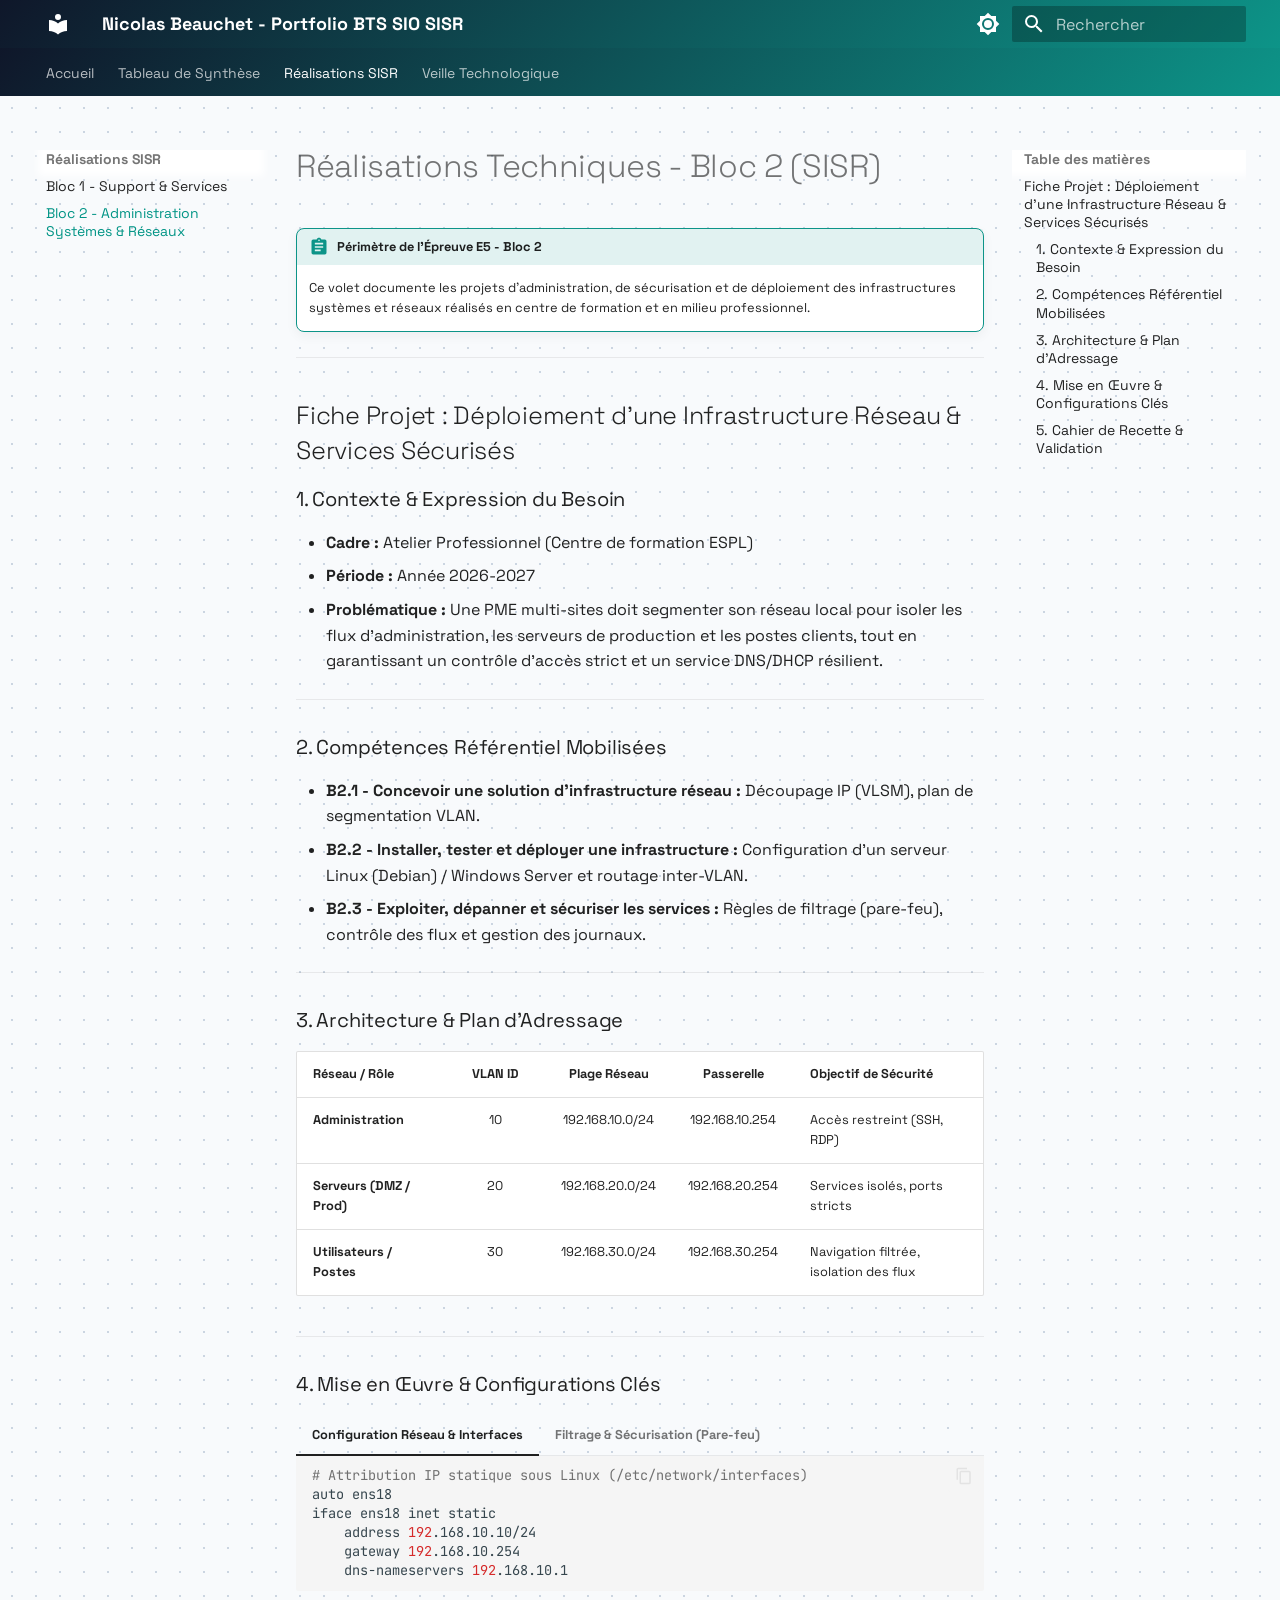
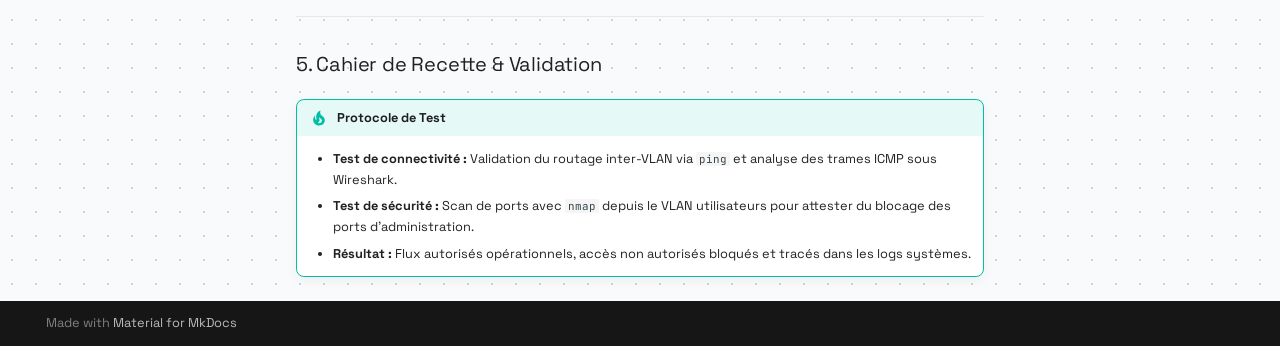
<file: bloc2/index.html>
<!doctype html>
<html lang="fr" class="no-js">
  <head>
    
      <meta charset="utf-8">
      <meta name="viewport" content="width=device-width,initial-scale=1">
      
      
      
        <link rel="canonical" href="https://nicolas-beauchet.github.io/portfolio-bts-sio/bloc2/">
      
      
        <link rel="prev" href="../bloc1/">
      
      
        <link rel="next" href="../veille-outils/">
      
      
        
      
      
      <link rel="icon" href="../assets/images/favicon.png">
      <meta name="generator" content="mkdocs-1.6.1, mkdocs-material-9.7.7">
    
    
      
        <title>Bloc 2 - Administration Systèmes & Réseaux - Nicolas Beauchet - Portfolio BTS SIO SISR</title>
      
    
    
      <link rel="stylesheet" href="../assets/stylesheets/main.ec1eaa64.min.css">
      
        
        <link rel="stylesheet" href="../assets/stylesheets/palette.ab4e12ef.min.css">
      
      


    
    
      
    
    
      
        
        
        <link rel="preconnect" href="https://fonts.gstatic.com" crossorigin>
        <link rel="stylesheet" href="https://fonts.googleapis.com/css?family=Space+Grotesk:300,300i,400,400i,700,700i%7CJetBrains+Mono:400,400i,700,700i&display=fallback">
        <style>:root{--md-text-font:"Space Grotesk";--md-code-font:"JetBrains Mono"}</style>
      
    
    
      <link rel="stylesheet" href="../extra.css">
    
    <script>__md_scope=new URL("..",location),__md_hash=e=>[...e].reduce(((e,_)=>(e<<5)-e+_.charCodeAt(0)),0),__md_get=(e,_=localStorage,t=__md_scope)=>JSON.parse(_.getItem(t.pathname+"."+e)),__md_set=(e,_,t=localStorage,a=__md_scope)=>{try{t.setItem(a.pathname+"."+e,JSON.stringify(_))}catch(e){}}</script>
    
      

    
    
  </head>
  
  
    
    
      
    
    
    
    
    <body dir="ltr" data-md-color-scheme="default" data-md-color-primary="teal" data-md-color-accent="cyan">
  
    
    <input class="md-toggle" data-md-toggle="drawer" type="checkbox" id="__drawer" autocomplete="off">
    <input class="md-toggle" data-md-toggle="search" type="checkbox" id="__search" autocomplete="off">
    <label class="md-overlay" for="__drawer"></label>
    <div data-md-component="skip">
      
        
        <a href="#realisations-techniques-bloc-2-sisr" class="md-skip">
          Aller au contenu
        </a>
      
    </div>
    <div data-md-component="announce">
      
    </div>
    
    
      

<header class="md-header" data-md-component="header">
  <nav class="md-header__inner md-grid" aria-label="En-tête">
    <a href=".." title="Nicolas Beauchet - Portfolio BTS SIO SISR" class="md-header__button md-logo" aria-label="Nicolas Beauchet - Portfolio BTS SIO SISR" data-md-component="logo">
      
  
  <svg xmlns="http://www.w3.org/2000/svg" viewBox="0 0 24 24"><path d="M12 8a3 3 0 0 0 3-3 3 3 0 0 0-3-3 3 3 0 0 0-3 3 3 3 0 0 0 3 3m0 3.54C9.64 9.35 6.5 8 3 8v11c3.5 0 6.64 1.35 9 3.54 2.36-2.19 5.5-3.54 9-3.54V8c-3.5 0-6.64 1.35-9 3.54"/></svg>

    </a>
    <label class="md-header__button md-icon" for="__drawer">
      
      <svg xmlns="http://www.w3.org/2000/svg" viewBox="0 0 24 24"><path d="M3 6h18v2H3zm0 5h18v2H3zm0 5h18v2H3z"/></svg>
    </label>
    <div class="md-header__title" data-md-component="header-title">
      <div class="md-header__ellipsis">
        <div class="md-header__topic">
          <span class="md-ellipsis">
            Nicolas Beauchet - Portfolio BTS SIO SISR
          </span>
        </div>
        <div class="md-header__topic" data-md-component="header-topic">
          <span class="md-ellipsis">
            
              Bloc 2 - Administration Systèmes & Réseaux
            
          </span>
        </div>
      </div>
    </div>
    
      
        <form class="md-header__option" data-md-component="palette">
  
    
    
    
    <input class="md-option" data-md-color-media="" data-md-color-scheme="default" data-md-color-primary="teal" data-md-color-accent="cyan"  aria-label="Passer au mode sombre"  type="radio" name="__palette" id="__palette_0">
    
      <label class="md-header__button md-icon" title="Passer au mode sombre" for="__palette_1" hidden>
        <svg xmlns="http://www.w3.org/2000/svg" viewBox="0 0 24 24"><path d="M12 8a4 4 0 0 0-4 4 4 4 0 0 0 4 4 4 4 0 0 0 4-4 4 4 0 0 0-4-4m0 10a6 6 0 0 1-6-6 6 6 0 0 1 6-6 6 6 0 0 1 6 6 6 6 0 0 1-6 6m8-9.31V4h-4.69L12 .69 8.69 4H4v4.69L.69 12 4 15.31V20h4.69L12 23.31 15.31 20H20v-4.69L23.31 12z"/></svg>
      </label>
    
  
    
    
    
    <input class="md-option" data-md-color-media="" data-md-color-scheme="slate" data-md-color-primary="teal" data-md-color-accent="green"  aria-label="Passer au mode clair"  type="radio" name="__palette" id="__palette_1">
    
      <label class="md-header__button md-icon" title="Passer au mode clair" for="__palette_0" hidden>
        <svg xmlns="http://www.w3.org/2000/svg" viewBox="0 0 24 24"><path d="M12 18c-.89 0-1.74-.2-2.5-.55C11.56 16.5 13 14.42 13 12s-1.44-4.5-3.5-5.45C10.26 6.2 11.11 6 12 6a6 6 0 0 1 6 6 6 6 0 0 1-6 6m8-9.31V4h-4.69L12 .69 8.69 4H4v4.69L.69 12 4 15.31V20h4.69L12 23.31 15.31 20H20v-4.69L23.31 12z"/></svg>
      </label>
    
  
</form>
      
    
    
      <script>var palette=__md_get("__palette");if(palette&&palette.color){if("(prefers-color-scheme)"===palette.color.media){var media=matchMedia("(prefers-color-scheme: light)"),input=document.querySelector(media.matches?"[data-md-color-media='(prefers-color-scheme: light)']":"[data-md-color-media='(prefers-color-scheme: dark)']");palette.color.media=input.getAttribute("data-md-color-media"),palette.color.scheme=input.getAttribute("data-md-color-scheme"),palette.color.primary=input.getAttribute("data-md-color-primary"),palette.color.accent=input.getAttribute("data-md-color-accent")}for(var[key,value]of Object.entries(palette.color))document.body.setAttribute("data-md-color-"+key,value)}</script>
    
    
    
      
      
        <label class="md-header__button md-icon" for="__search">
          
          <svg xmlns="http://www.w3.org/2000/svg" viewBox="0 0 24 24"><path d="M9.5 3A6.5 6.5 0 0 1 16 9.5c0 1.61-.59 3.09-1.56 4.23l.27.27h.79l5 5-1.5 1.5-5-5v-.79l-.27-.27A6.52 6.52 0 0 1 9.5 16 6.5 6.5 0 0 1 3 9.5 6.5 6.5 0 0 1 9.5 3m0 2C7 5 5 7 5 9.5S7 14 9.5 14 14 12 14 9.5 12 5 9.5 5"/></svg>
        </label>
        <div class="md-search" data-md-component="search" role="dialog">
  <label class="md-search__overlay" for="__search"></label>
  <div class="md-search__inner" role="search">
    <form class="md-search__form" name="search">
      <input type="text" class="md-search__input" name="query" aria-label="Rechercher" placeholder="Rechercher" autocapitalize="off" autocorrect="off" autocomplete="off" spellcheck="false" data-md-component="search-query" required>
      <label class="md-search__icon md-icon" for="__search">
        
        <svg xmlns="http://www.w3.org/2000/svg" viewBox="0 0 24 24"><path d="M9.5 3A6.5 6.5 0 0 1 16 9.5c0 1.61-.59 3.09-1.56 4.23l.27.27h.79l5 5-1.5 1.5-5-5v-.79l-.27-.27A6.52 6.52 0 0 1 9.5 16 6.5 6.5 0 0 1 3 9.5 6.5 6.5 0 0 1 9.5 3m0 2C7 5 5 7 5 9.5S7 14 9.5 14 14 12 14 9.5 12 5 9.5 5"/></svg>
        
        <svg xmlns="http://www.w3.org/2000/svg" viewBox="0 0 24 24"><path d="M20 11v2H8l5.5 5.5-1.42 1.42L4.16 12l7.92-7.92L13.5 5.5 8 11z"/></svg>
      </label>
      <nav class="md-search__options" aria-label="Recherche">
        
        <button type="reset" class="md-search__icon md-icon" title="Effacer" aria-label="Effacer" tabindex="-1">
          
          <svg xmlns="http://www.w3.org/2000/svg" viewBox="0 0 24 24"><path d="M19 6.41 17.59 5 12 10.59 6.41 5 5 6.41 10.59 12 5 17.59 6.41 19 12 13.41 17.59 19 19 17.59 13.41 12z"/></svg>
        </button>
      </nav>
      
    </form>
    <div class="md-search__output">
      <div class="md-search__scrollwrap" tabindex="0" data-md-scrollfix>
        <div class="md-search-result" data-md-component="search-result">
          <div class="md-search-result__meta">
            Initialisation de la recherche
          </div>
          <ol class="md-search-result__list" role="presentation"></ol>
        </div>
      </div>
    </div>
  </div>
</div>
      
    
    
  </nav>
  
</header>
    
    <div class="md-container" data-md-component="container">
      
      
        
          
            
<nav class="md-tabs" aria-label="Onglets" data-md-component="tabs">
  <div class="md-grid">
    <ul class="md-tabs__list">
      
        
  
  
  
  
    <li class="md-tabs__item">
      <a href=".." class="md-tabs__link">
        
  
  
    
  
  Accueil

      </a>
    </li>
  

      
        
  
  
  
  
    <li class="md-tabs__item">
      <a href="../synthese/" class="md-tabs__link">
        
  
  
    
  
  Tableau de Synthèse

      </a>
    </li>
  

      
        
  
  
  
    
  
  
    
    
      <li class="md-tabs__item md-tabs__item--active">
        <a href="../bloc1/" class="md-tabs__link">
          
  
  
  Réalisations SISR

        </a>
      </li>
    
  

      
        
  
  
  
  
    
    
      <li class="md-tabs__item">
        <a href="../veille-outils/" class="md-tabs__link">
          
  
  
  Veille Technologique

        </a>
      </li>
    
  

      
    </ul>
  </div>
</nav>
          
        
      
      <main class="md-main" data-md-component="main">
        <div class="md-main__inner md-grid">
          
            
              
              <div class="md-sidebar md-sidebar--primary" data-md-component="sidebar" data-md-type="navigation" >
                <div class="md-sidebar__scrollwrap">
                  <div class="md-sidebar__inner">
                    


  


<nav class="md-nav md-nav--primary md-nav--lifted" aria-label="Navigation" data-md-level="0">
  <label class="md-nav__title" for="__drawer">
    <a href=".." title="Nicolas Beauchet - Portfolio BTS SIO SISR" class="md-nav__button md-logo" aria-label="Nicolas Beauchet - Portfolio BTS SIO SISR" data-md-component="logo">
      
  
  <svg xmlns="http://www.w3.org/2000/svg" viewBox="0 0 24 24"><path d="M12 8a3 3 0 0 0 3-3 3 3 0 0 0-3-3 3 3 0 0 0-3 3 3 3 0 0 0 3 3m0 3.54C9.64 9.35 6.5 8 3 8v11c3.5 0 6.64 1.35 9 3.54 2.36-2.19 5.5-3.54 9-3.54V8c-3.5 0-6.64 1.35-9 3.54"/></svg>

    </a>
    Nicolas Beauchet - Portfolio BTS SIO SISR
  </label>
  
  <ul class="md-nav__list" data-md-scrollfix>
    
      
      
  
  
  
  
    <li class="md-nav__item">
      <a href=".." class="md-nav__link">
        
  
  
  <span class="md-ellipsis">
    
  
    Accueil
  

    
  </span>
  
  

      </a>
    </li>
  

    
      
      
  
  
  
  
    <li class="md-nav__item">
      <a href="../synthese/" class="md-nav__link">
        
  
  
  <span class="md-ellipsis">
    
  
    Tableau de Synthèse
  

    
  </span>
  
  

      </a>
    </li>
  

    
      
      
  
  
    
  
  
  
    
    
    
    
      
        
        
      
      
        
      
    
    
    <li class="md-nav__item md-nav__item--active md-nav__item--section md-nav__item--nested">
      
        
        
        <input class="md-nav__toggle md-toggle " type="checkbox" id="__nav_3" checked>
        
          
          <label class="md-nav__link" for="__nav_3" id="__nav_3_label" tabindex="">
            
  
  
  <span class="md-ellipsis">
    
  
    Réalisations SISR
  

    
  </span>
  
  

            <span class="md-nav__icon md-icon"></span>
          </label>
        
        <nav class="md-nav" data-md-level="1" aria-labelledby="__nav_3_label" aria-expanded="true">
          <label class="md-nav__title" for="__nav_3">
            <span class="md-nav__icon md-icon"></span>
            
  
    Réalisations SISR
  

          </label>
          <ul class="md-nav__list" data-md-scrollfix>
            
              
                
  
  
  
  
    <li class="md-nav__item">
      <a href="../bloc1/" class="md-nav__link">
        
  
  
  <span class="md-ellipsis">
    
  
    Bloc 1 - Support & Services
  

    
  </span>
  
  

      </a>
    </li>
  

              
            
              
                
  
  
    
  
  
  
    <li class="md-nav__item md-nav__item--active">
      
      <input class="md-nav__toggle md-toggle" type="checkbox" id="__toc">
      
      
        
      
      
        <label class="md-nav__link md-nav__link--active" for="__toc">
          
  
  
  <span class="md-ellipsis">
    
  
    Bloc 2 - Administration Systèmes & Réseaux
  

    
  </span>
  
  

          <span class="md-nav__icon md-icon"></span>
        </label>
      
      <a href="./" class="md-nav__link md-nav__link--active">
        
  
  
  <span class="md-ellipsis">
    
  
    Bloc 2 - Administration Systèmes & Réseaux
  

    
  </span>
  
  

      </a>
      
        

<nav class="md-nav md-nav--secondary" aria-label="Table des matières">
  
  
  
    
  
  
    <label class="md-nav__title" for="__toc">
      <span class="md-nav__icon md-icon"></span>
      Table des matières
    </label>
    <ul class="md-nav__list" data-md-component="toc" data-md-scrollfix>
      
        <li class="md-nav__item">
  <a href="#fiche-projet-deploiement-dune-infrastructure-reseau-services-securises" class="md-nav__link">
    <span class="md-ellipsis">
      
        Fiche Projet : Déploiement d'une Infrastructure Réseau &amp; Services Sécurisés
      
    </span>
  </a>
  
    <nav class="md-nav" aria-label="Fiche Projet : Déploiement d&#39;une Infrastructure Réseau &amp; Services Sécurisés">
      <ul class="md-nav__list">
        
          <li class="md-nav__item">
  <a href="#1-contexte-expression-du-besoin" class="md-nav__link">
    <span class="md-ellipsis">
      
        1. Contexte &amp; Expression du Besoin
      
    </span>
  </a>
  
</li>
        
          <li class="md-nav__item">
  <a href="#2-competences-referentiel-mobilisees" class="md-nav__link">
    <span class="md-ellipsis">
      
        2. Compétences Référentiel Mobilisées
      
    </span>
  </a>
  
</li>
        
          <li class="md-nav__item">
  <a href="#3-architecture-plan-dadressage" class="md-nav__link">
    <span class="md-ellipsis">
      
        3. Architecture &amp; Plan d'Adressage
      
    </span>
  </a>
  
</li>
        
          <li class="md-nav__item">
  <a href="#4-mise-en-uvre-configurations-cles" class="md-nav__link">
    <span class="md-ellipsis">
      
        4. Mise en Œuvre &amp; Configurations Clés
      
    </span>
  </a>
  
</li>
        
          <li class="md-nav__item">
  <a href="#5-cahier-de-recette-validation" class="md-nav__link">
    <span class="md-ellipsis">
      
        5. Cahier de Recette &amp; Validation
      
    </span>
  </a>
  
</li>
        
      </ul>
    </nav>
  
</li>
      
    </ul>
  
</nav>
      
    </li>
  

              
            
          </ul>
        </nav>
      
    </li>
  

    
      
      
  
  
  
  
    
    
    
    
      
      
        
      
    
    
    <li class="md-nav__item md-nav__item--nested">
      
        
        
        <input class="md-nav__toggle md-toggle " type="checkbox" id="__nav_4" >
        
          
          <label class="md-nav__link" for="__nav_4" id="__nav_4_label" tabindex="0">
            
  
  
  <span class="md-ellipsis">
    
  
    Veille Technologique
  

    
  </span>
  
  

            <span class="md-nav__icon md-icon"></span>
          </label>
        
        <nav class="md-nav" data-md-level="1" aria-labelledby="__nav_4_label" aria-expanded="false">
          <label class="md-nav__title" for="__nav_4">
            <span class="md-nav__icon md-icon"></span>
            
  
    Veille Technologique
  

          </label>
          <ul class="md-nav__list" data-md-scrollfix>
            
              
                
  
  
  
  
    <li class="md-nav__item">
      <a href="../veille-outils/" class="md-nav__link">
        
  
  
  <span class="md-ellipsis">
    
  
    Démarche & Outils
  

    
  </span>
  
  

      </a>
    </li>
  

              
            
              
                
  
  
  
  
    <li class="md-nav__item">
      <a href="../veille-sujet/" class="md-nav__link">
        
  
  
  <span class="md-ellipsis">
    
  
    Sujet Zero Trust
  

    
  </span>
  
  

      </a>
    </li>
  

              
            
          </ul>
        </nav>
      
    </li>
  

    
  </ul>
</nav>
                  </div>
                </div>
              </div>
            
            
              
              <div class="md-sidebar md-sidebar--secondary" data-md-component="sidebar" data-md-type="toc" >
                <div class="md-sidebar__scrollwrap">
                  <div class="md-sidebar__inner">
                    

<nav class="md-nav md-nav--secondary" aria-label="Table des matières">
  
  
  
    
  
  
    <label class="md-nav__title" for="__toc">
      <span class="md-nav__icon md-icon"></span>
      Table des matières
    </label>
    <ul class="md-nav__list" data-md-component="toc" data-md-scrollfix>
      
        <li class="md-nav__item">
  <a href="#fiche-projet-deploiement-dune-infrastructure-reseau-services-securises" class="md-nav__link">
    <span class="md-ellipsis">
      
        Fiche Projet : Déploiement d'une Infrastructure Réseau &amp; Services Sécurisés
      
    </span>
  </a>
  
    <nav class="md-nav" aria-label="Fiche Projet : Déploiement d&#39;une Infrastructure Réseau &amp; Services Sécurisés">
      <ul class="md-nav__list">
        
          <li class="md-nav__item">
  <a href="#1-contexte-expression-du-besoin" class="md-nav__link">
    <span class="md-ellipsis">
      
        1. Contexte &amp; Expression du Besoin
      
    </span>
  </a>
  
</li>
        
          <li class="md-nav__item">
  <a href="#2-competences-referentiel-mobilisees" class="md-nav__link">
    <span class="md-ellipsis">
      
        2. Compétences Référentiel Mobilisées
      
    </span>
  </a>
  
</li>
        
          <li class="md-nav__item">
  <a href="#3-architecture-plan-dadressage" class="md-nav__link">
    <span class="md-ellipsis">
      
        3. Architecture &amp; Plan d'Adressage
      
    </span>
  </a>
  
</li>
        
          <li class="md-nav__item">
  <a href="#4-mise-en-uvre-configurations-cles" class="md-nav__link">
    <span class="md-ellipsis">
      
        4. Mise en Œuvre &amp; Configurations Clés
      
    </span>
  </a>
  
</li>
        
          <li class="md-nav__item">
  <a href="#5-cahier-de-recette-validation" class="md-nav__link">
    <span class="md-ellipsis">
      
        5. Cahier de Recette &amp; Validation
      
    </span>
  </a>
  
</li>
        
      </ul>
    </nav>
  
</li>
      
    </ul>
  
</nav>
                  </div>
                </div>
              </div>
            
          
          
            <div class="md-content" data-md-component="content">
              
              <article class="md-content__inner md-typeset">
                
                  



<h1 id="realisations-techniques-bloc-2-sisr">Réalisations Techniques - Bloc 2 (SISR)</h1>
<div class="admonition abstract">
<p class="admonition-title">Périmètre de l'Épreuve E5 - Bloc 2</p>
<p>Ce volet documente les projets d'administration, de sécurisation et de déploiement des infrastructures systèmes et réseaux réalisés en centre de formation et en milieu professionnel.</p>
</div>
<hr />
<h2 id="fiche-projet-deploiement-dune-infrastructure-reseau-services-securises">Fiche Projet : Déploiement d'une Infrastructure Réseau &amp; Services Sécurisés</h2>
<h3 id="1-contexte-expression-du-besoin">1. Contexte &amp; Expression du Besoin</h3>
<ul>
<li><strong>Cadre :</strong> Atelier Professionnel (Centre de formation ESPL)</li>
<li><strong>Période :</strong> Année 2026-2027</li>
<li><strong>Problématique :</strong> Une PME multi-sites doit segmenter son réseau local pour isoler les flux d'administration, les serveurs de production et les postes clients, tout en garantissant un contrôle d'accès strict et un service DNS/DHCP résilient.</li>
</ul>
<hr />
<h3 id="2-competences-referentiel-mobilisees">2. Compétences Référentiel Mobilisées</h3>
<ul>
<li><strong>B2.1 - Concevoir une solution d'infrastructure réseau :</strong> Découpage IP (VLSM), plan de segmentation VLAN.</li>
<li><strong>B2.2 - Installer, tester et déployer une infrastructure :</strong> Configuration d'un serveur Linux (Debian) / Windows Server et routage inter-VLAN.</li>
<li><strong>B2.3 - Exploiter, dépanner et sécuriser les services :</strong> Règles de filtrage (pare-feu), contrôle des flux et gestion des journaux.</li>
</ul>
<hr />
<h3 id="3-architecture-plan-dadressage">3. Architecture &amp; Plan d'Adressage</h3>
<table>
<thead>
<tr>
<th style="text-align: left;">Réseau / Rôle</th>
<th style="text-align: center;">VLAN ID</th>
<th style="text-align: center;">Plage Réseau</th>
<th style="text-align: center;">Passerelle</th>
<th style="text-align: left;">Objectif de Sécurité</th>
</tr>
</thead>
<tbody>
<tr>
<td style="text-align: left;"><strong>Administration</strong></td>
<td style="text-align: center;">10</td>
<td style="text-align: center;">192.168.10.0/24</td>
<td style="text-align: center;">192.168.10.254</td>
<td style="text-align: left;">Accès restreint (SSH, RDP)</td>
</tr>
<tr>
<td style="text-align: left;"><strong>Serveurs (DMZ / Prod)</strong></td>
<td style="text-align: center;">20</td>
<td style="text-align: center;">192.168.20.0/24</td>
<td style="text-align: center;">192.168.20.254</td>
<td style="text-align: left;">Services isolés, ports stricts</td>
</tr>
<tr>
<td style="text-align: left;"><strong>Utilisateurs / Postes</strong></td>
<td style="text-align: center;">30</td>
<td style="text-align: center;">192.168.30.0/24</td>
<td style="text-align: center;">192.168.30.254</td>
<td style="text-align: left;">Navigation filtrée, isolation des flux</td>
</tr>
</tbody>
</table>
<hr />
<h3 id="4-mise-en-uvre-configurations-cles">4. Mise en Œuvre &amp; Configurations Clés</h3>
<div class="tabbed-set tabbed-alternate" data-tabs="1:2"><input checked="checked" id="__tabbed_1_1" name="__tabbed_1" type="radio" /><input id="__tabbed_1_2" name="__tabbed_1" type="radio" /><div class="tabbed-labels"><label for="__tabbed_1_1">Configuration Réseau &amp; Interfaces</label><label for="__tabbed_1_2">Filtrage &amp; Sécurisation (Pare-feu)</label></div>
<div class="tabbed-content">
<div class="tabbed-block">
<div class="highlight"><pre><span></span><code><span class="c1"># Attribution IP statique sous Linux (/etc/network/interfaces)</span>
auto<span class="w"> </span>ens18
iface<span class="w"> </span>ens18<span class="w"> </span>inet<span class="w"> </span>static
<span class="w">    </span>address<span class="w"> </span><span class="m">192</span>.168.10.10/24
<span class="w">    </span>gateway<span class="w"> </span><span class="m">192</span>.168.10.254
<span class="w">    </span>dns-nameservers<span class="w"> </span><span class="m">192</span>.168.10.1
</code></pre></div>
</div>
<div class="tabbed-block">
<div class="highlight"><pre><span></span><code><span class="c1"># Politique par défaut : refus de tout flux non sollicité</span>
sudo<span class="w"> </span>nft<span class="w"> </span>add<span class="w"> </span>chain<span class="w"> </span>inet<span class="w"> </span>filter<span class="w"> </span>input<span class="w"> </span><span class="o">{</span><span class="w"> </span><span class="nb">type</span><span class="w"> </span>filter<span class="w"> </span>hook<span class="w"> </span>input<span class="w"> </span>priority<span class="w"> </span><span class="m">0</span><span class="w"> </span><span class="se">\;</span><span class="w"> </span>policy<span class="w"> </span>drop<span class="w"> </span><span class="se">\;</span><span class="w"> </span><span class="o">}</span>
sudo<span class="w"> </span>nft<span class="w"> </span>add<span class="w"> </span>rule<span class="w"> </span>inet<span class="w"> </span>filter<span class="w"> </span>input<span class="w"> </span>ct<span class="w"> </span>state<span class="w"> </span>established,related<span class="w"> </span>accept
sudo<span class="w"> </span>nft<span class="w"> </span>add<span class="w"> </span>rule<span class="w"> </span>inet<span class="w"> </span>filter<span class="w"> </span>input<span class="w"> </span>iif<span class="w"> </span><span class="s2">"lo"</span><span class="w"> </span>accept
<span class="c1"># Autorisation SSH restreinte au réseau d'administration</span>
sudo<span class="w"> </span>nft<span class="w"> </span>add<span class="w"> </span>rule<span class="w"> </span>inet<span class="w"> </span>filter<span class="w"> </span>input<span class="w"> </span>ip<span class="w"> </span>saddr<span class="w"> </span><span class="m">192</span>.168.10.0/24<span class="w"> </span>tcp<span class="w"> </span>dport<span class="w"> </span><span class="m">22</span><span class="w"> </span>accept
</code></pre></div>
</div>
</div>
</div>
<hr />
<h3 id="5-cahier-de-recette-validation">5. Cahier de Recette &amp; Validation</h3>
<div class="admonition tip">
<p class="admonition-title">Protocole de Test</p>
<ul>
<li><strong>Test de connectivité :</strong> Validation du routage inter-VLAN via <code>ping</code> et analyse des trames ICMP sous Wireshark.</li>
<li><strong>Test de sécurité :</strong> Scan de ports avec <code>nmap</code> depuis le VLAN utilisateurs pour attester du blocage des ports d'administration.</li>
<li><strong>Résultat :</strong> Flux autorisés opérationnels, accès non autorisés bloqués et tracés dans les logs systèmes.</li>
</ul>
</div>












                
              </article>
            </div>
          
          
<script>var target=document.getElementById(location.hash.slice(1));target&&target.name&&(target.checked=target.name.startsWith("__tabbed_"))</script>
        </div>
        
          <button type="button" class="md-top md-icon" data-md-component="top" hidden>
  
  <svg xmlns="http://www.w3.org/2000/svg" viewBox="0 0 24 24"><path d="M13 20h-2V8l-5.5 5.5-1.42-1.42L12 4.16l7.92 7.92-1.42 1.42L13 8z"/></svg>
  Retour en haut de la page
</button>
        
      </main>
      
        <footer class="md-footer">
  
  <div class="md-footer-meta md-typeset">
    <div class="md-footer-meta__inner md-grid">
      <div class="md-copyright">
  
  
    Made with
    <a href="https://squidfunk.github.io/mkdocs-material/" target="_blank" rel="noopener">
      Material for MkDocs
    </a>
  
</div>
      
    </div>
  </div>
</footer>
      
    </div>
    <div class="md-dialog" data-md-component="dialog">
      <div class="md-dialog__inner md-typeset"></div>
    </div>
    
    
    
      
      
      <script id="__config" type="application/json">{"annotate": null, "base": "..", "features": ["navigation.tabs", "navigation.sections", "navigation.top", "content.code.copy"], "search": "../assets/javascripts/workers/search.2c215733.min.js", "tags": null, "translations": {"clipboard.copied": "Copi\u00e9 dans le presse-papier", "clipboard.copy": "Copier dans le presse-papier", "search.result.more.one": "1 de plus sur cette page", "search.result.more.other": "# de plus sur cette page", "search.result.none": "Aucun document trouv\u00e9", "search.result.one": "1 document trouv\u00e9", "search.result.other": "# documents trouv\u00e9s", "search.result.placeholder": "Taper pour d\u00e9marrer la recherche", "search.result.term.missing": "Non trouv\u00e9", "select.version": "S\u00e9lectionner la version"}, "version": null}</script>
    
    
      <script src="../assets/javascripts/bundle.d7400e89.min.js"></script>
      
    
  </body>
</html>
</file>
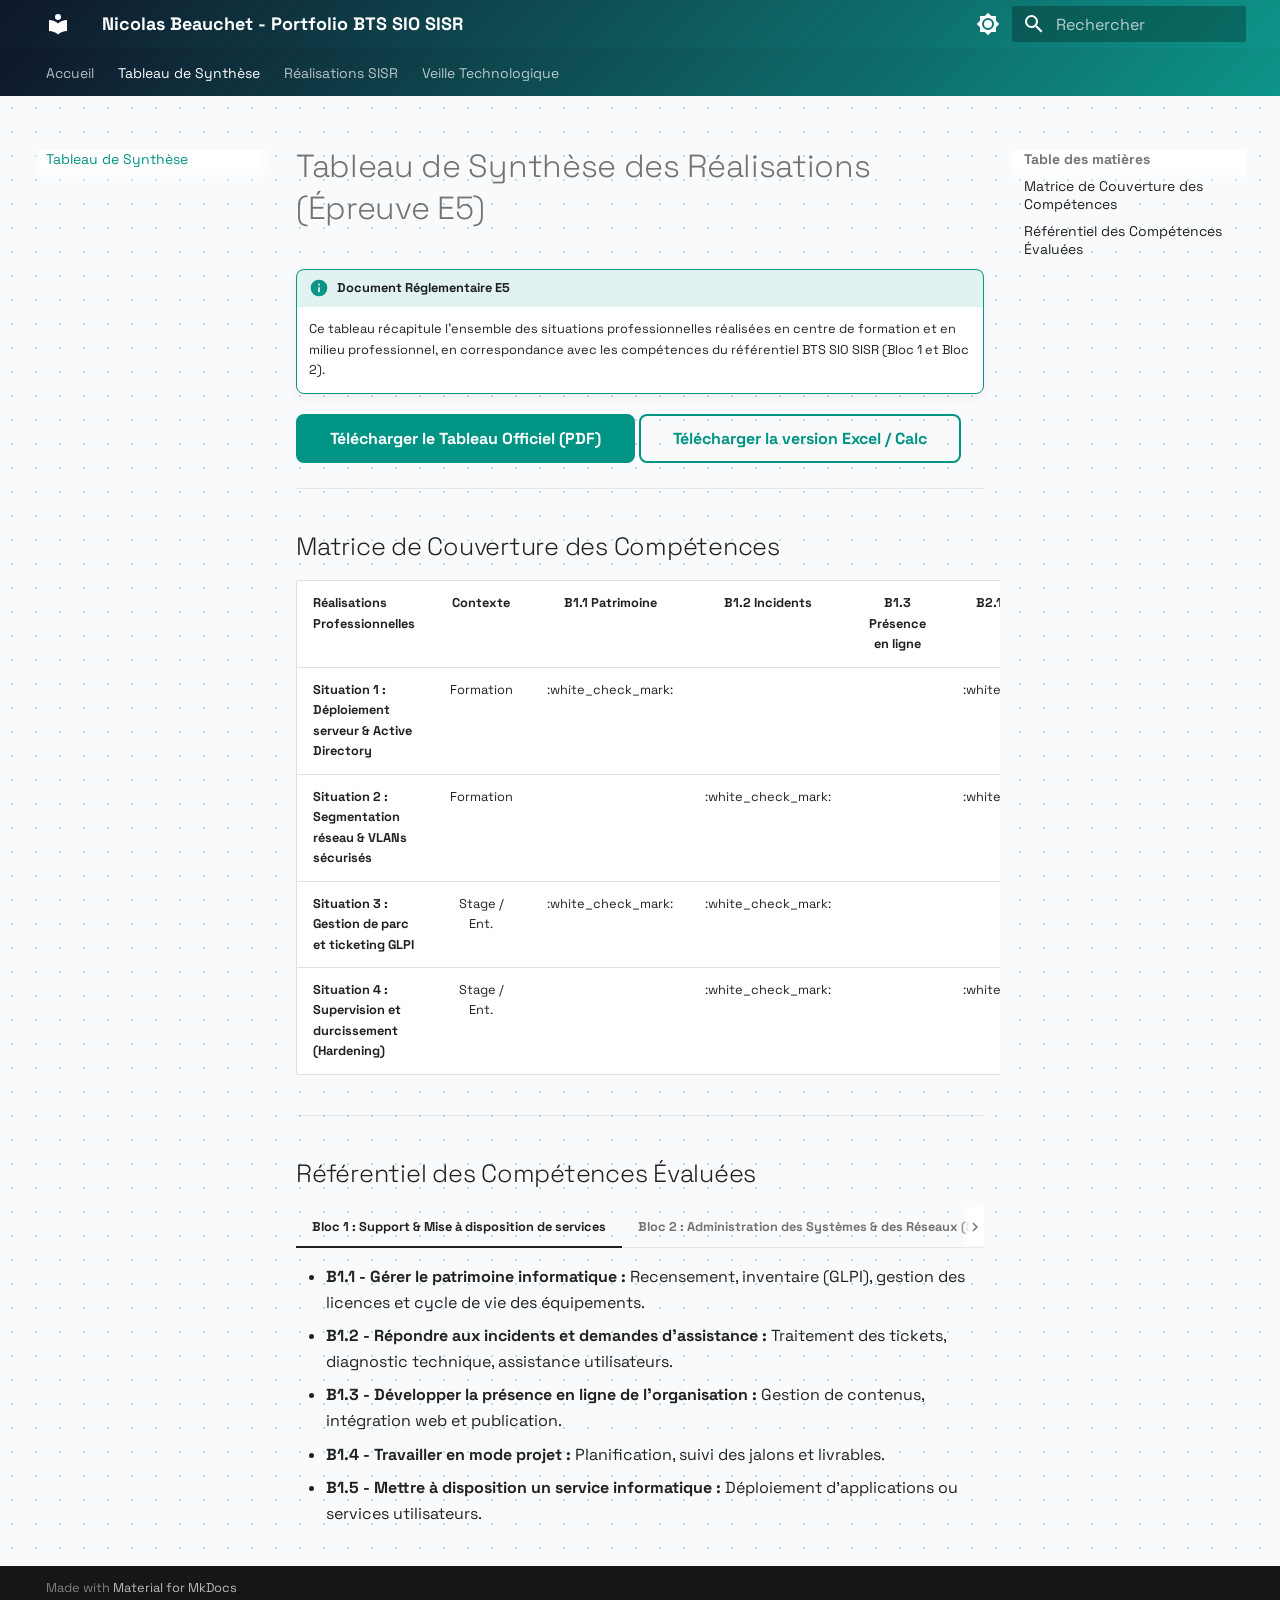
<file: synthese/index.html>
<!doctype html>
<html lang="fr" class="no-js">
  <head>
    
      <meta charset="utf-8">
      <meta name="viewport" content="width=device-width,initial-scale=1">
      
      
      
        <link rel="canonical" href="https://nicolas-beauchet.github.io/portfolio-bts-sio/synthese/">
      
      
        <link rel="prev" href="..">
      
      
        <link rel="next" href="../bloc1/">
      
      
        
      
      
      <link rel="icon" href="../assets/images/favicon.png">
      <meta name="generator" content="mkdocs-1.6.1, mkdocs-material-9.7.7">
    
    
      
        <title>Tableau de Synthèse - Nicolas Beauchet - Portfolio BTS SIO SISR</title>
      
    
    
      <link rel="stylesheet" href="../assets/stylesheets/main.ec1eaa64.min.css">
      
        
        <link rel="stylesheet" href="../assets/stylesheets/palette.ab4e12ef.min.css">
      
      


    
    
      
    
    
      
        
        
        <link rel="preconnect" href="https://fonts.gstatic.com" crossorigin>
        <link rel="stylesheet" href="https://fonts.googleapis.com/css?family=Space+Grotesk:300,300i,400,400i,700,700i%7CJetBrains+Mono:400,400i,700,700i&display=fallback">
        <style>:root{--md-text-font:"Space Grotesk";--md-code-font:"JetBrains Mono"}</style>
      
    
    
      <link rel="stylesheet" href="../extra.css">
    
    <script>__md_scope=new URL("..",location),__md_hash=e=>[...e].reduce(((e,_)=>(e<<5)-e+_.charCodeAt(0)),0),__md_get=(e,_=localStorage,t=__md_scope)=>JSON.parse(_.getItem(t.pathname+"."+e)),__md_set=(e,_,t=localStorage,a=__md_scope)=>{try{t.setItem(a.pathname+"."+e,JSON.stringify(_))}catch(e){}}</script>
    
      

    
    
  </head>
  
  
    
    
      
    
    
    
    
    <body dir="ltr" data-md-color-scheme="default" data-md-color-primary="teal" data-md-color-accent="cyan">
  
    
    <input class="md-toggle" data-md-toggle="drawer" type="checkbox" id="__drawer" autocomplete="off">
    <input class="md-toggle" data-md-toggle="search" type="checkbox" id="__search" autocomplete="off">
    <label class="md-overlay" for="__drawer"></label>
    <div data-md-component="skip">
      
        
        <a href="#tableau-de-synthese-des-realisations-epreuve-e5" class="md-skip">
          Aller au contenu
        </a>
      
    </div>
    <div data-md-component="announce">
      
    </div>
    
    
      

<header class="md-header" data-md-component="header">
  <nav class="md-header__inner md-grid" aria-label="En-tête">
    <a href=".." title="Nicolas Beauchet - Portfolio BTS SIO SISR" class="md-header__button md-logo" aria-label="Nicolas Beauchet - Portfolio BTS SIO SISR" data-md-component="logo">
      
  
  <svg xmlns="http://www.w3.org/2000/svg" viewBox="0 0 24 24"><path d="M12 8a3 3 0 0 0 3-3 3 3 0 0 0-3-3 3 3 0 0 0-3 3 3 3 0 0 0 3 3m0 3.54C9.64 9.35 6.5 8 3 8v11c3.5 0 6.64 1.35 9 3.54 2.36-2.19 5.5-3.54 9-3.54V8c-3.5 0-6.64 1.35-9 3.54"/></svg>

    </a>
    <label class="md-header__button md-icon" for="__drawer">
      
      <svg xmlns="http://www.w3.org/2000/svg" viewBox="0 0 24 24"><path d="M3 6h18v2H3zm0 5h18v2H3zm0 5h18v2H3z"/></svg>
    </label>
    <div class="md-header__title" data-md-component="header-title">
      <div class="md-header__ellipsis">
        <div class="md-header__topic">
          <span class="md-ellipsis">
            Nicolas Beauchet - Portfolio BTS SIO SISR
          </span>
        </div>
        <div class="md-header__topic" data-md-component="header-topic">
          <span class="md-ellipsis">
            
              Tableau de Synthèse
            
          </span>
        </div>
      </div>
    </div>
    
      
        <form class="md-header__option" data-md-component="palette">
  
    
    
    
    <input class="md-option" data-md-color-media="" data-md-color-scheme="default" data-md-color-primary="teal" data-md-color-accent="cyan"  aria-label="Passer au mode sombre"  type="radio" name="__palette" id="__palette_0">
    
      <label class="md-header__button md-icon" title="Passer au mode sombre" for="__palette_1" hidden>
        <svg xmlns="http://www.w3.org/2000/svg" viewBox="0 0 24 24"><path d="M12 8a4 4 0 0 0-4 4 4 4 0 0 0 4 4 4 4 0 0 0 4-4 4 4 0 0 0-4-4m0 10a6 6 0 0 1-6-6 6 6 0 0 1 6-6 6 6 0 0 1 6 6 6 6 0 0 1-6 6m8-9.31V4h-4.69L12 .69 8.69 4H4v4.69L.69 12 4 15.31V20h4.69L12 23.31 15.31 20H20v-4.69L23.31 12z"/></svg>
      </label>
    
  
    
    
    
    <input class="md-option" data-md-color-media="" data-md-color-scheme="slate" data-md-color-primary="teal" data-md-color-accent="green"  aria-label="Passer au mode clair"  type="radio" name="__palette" id="__palette_1">
    
      <label class="md-header__button md-icon" title="Passer au mode clair" for="__palette_0" hidden>
        <svg xmlns="http://www.w3.org/2000/svg" viewBox="0 0 24 24"><path d="M12 18c-.89 0-1.74-.2-2.5-.55C11.56 16.5 13 14.42 13 12s-1.44-4.5-3.5-5.45C10.26 6.2 11.11 6 12 6a6 6 0 0 1 6 6 6 6 0 0 1-6 6m8-9.31V4h-4.69L12 .69 8.69 4H4v4.69L.69 12 4 15.31V20h4.69L12 23.31 15.31 20H20v-4.69L23.31 12z"/></svg>
      </label>
    
  
</form>
      
    
    
      <script>var palette=__md_get("__palette");if(palette&&palette.color){if("(prefers-color-scheme)"===palette.color.media){var media=matchMedia("(prefers-color-scheme: light)"),input=document.querySelector(media.matches?"[data-md-color-media='(prefers-color-scheme: light)']":"[data-md-color-media='(prefers-color-scheme: dark)']");palette.color.media=input.getAttribute("data-md-color-media"),palette.color.scheme=input.getAttribute("data-md-color-scheme"),palette.color.primary=input.getAttribute("data-md-color-primary"),palette.color.accent=input.getAttribute("data-md-color-accent")}for(var[key,value]of Object.entries(palette.color))document.body.setAttribute("data-md-color-"+key,value)}</script>
    
    
    
      
      
        <label class="md-header__button md-icon" for="__search">
          
          <svg xmlns="http://www.w3.org/2000/svg" viewBox="0 0 24 24"><path d="M9.5 3A6.5 6.5 0 0 1 16 9.5c0 1.61-.59 3.09-1.56 4.23l.27.27h.79l5 5-1.5 1.5-5-5v-.79l-.27-.27A6.52 6.52 0 0 1 9.5 16 6.5 6.5 0 0 1 3 9.5 6.5 6.5 0 0 1 9.5 3m0 2C7 5 5 7 5 9.5S7 14 9.5 14 14 12 14 9.5 12 5 9.5 5"/></svg>
        </label>
        <div class="md-search" data-md-component="search" role="dialog">
  <label class="md-search__overlay" for="__search"></label>
  <div class="md-search__inner" role="search">
    <form class="md-search__form" name="search">
      <input type="text" class="md-search__input" name="query" aria-label="Rechercher" placeholder="Rechercher" autocapitalize="off" autocorrect="off" autocomplete="off" spellcheck="false" data-md-component="search-query" required>
      <label class="md-search__icon md-icon" for="__search">
        
        <svg xmlns="http://www.w3.org/2000/svg" viewBox="0 0 24 24"><path d="M9.5 3A6.5 6.5 0 0 1 16 9.5c0 1.61-.59 3.09-1.56 4.23l.27.27h.79l5 5-1.5 1.5-5-5v-.79l-.27-.27A6.52 6.52 0 0 1 9.5 16 6.5 6.5 0 0 1 3 9.5 6.5 6.5 0 0 1 9.5 3m0 2C7 5 5 7 5 9.5S7 14 9.5 14 14 12 14 9.5 12 5 9.5 5"/></svg>
        
        <svg xmlns="http://www.w3.org/2000/svg" viewBox="0 0 24 24"><path d="M20 11v2H8l5.5 5.5-1.42 1.42L4.16 12l7.92-7.92L13.5 5.5 8 11z"/></svg>
      </label>
      <nav class="md-search__options" aria-label="Recherche">
        
        <button type="reset" class="md-search__icon md-icon" title="Effacer" aria-label="Effacer" tabindex="-1">
          
          <svg xmlns="http://www.w3.org/2000/svg" viewBox="0 0 24 24"><path d="M19 6.41 17.59 5 12 10.59 6.41 5 5 6.41 10.59 12 5 17.59 6.41 19 12 13.41 17.59 19 19 17.59 13.41 12z"/></svg>
        </button>
      </nav>
      
    </form>
    <div class="md-search__output">
      <div class="md-search__scrollwrap" tabindex="0" data-md-scrollfix>
        <div class="md-search-result" data-md-component="search-result">
          <div class="md-search-result__meta">
            Initialisation de la recherche
          </div>
          <ol class="md-search-result__list" role="presentation"></ol>
        </div>
      </div>
    </div>
  </div>
</div>
      
    
    
  </nav>
  
</header>
    
    <div class="md-container" data-md-component="container">
      
      
        
          
            
<nav class="md-tabs" aria-label="Onglets" data-md-component="tabs">
  <div class="md-grid">
    <ul class="md-tabs__list">
      
        
  
  
  
  
    <li class="md-tabs__item">
      <a href=".." class="md-tabs__link">
        
  
  
    
  
  Accueil

      </a>
    </li>
  

      
        
  
  
  
    
  
  
    <li class="md-tabs__item md-tabs__item--active">
      <a href="./" class="md-tabs__link">
        
  
  
    
  
  Tableau de Synthèse

      </a>
    </li>
  

      
        
  
  
  
  
    
    
      <li class="md-tabs__item">
        <a href="../bloc1/" class="md-tabs__link">
          
  
  
  Réalisations SISR

        </a>
      </li>
    
  

      
        
  
  
  
  
    
    
      <li class="md-tabs__item">
        <a href="../veille-outils/" class="md-tabs__link">
          
  
  
  Veille Technologique

        </a>
      </li>
    
  

      
    </ul>
  </div>
</nav>
          
        
      
      <main class="md-main" data-md-component="main">
        <div class="md-main__inner md-grid">
          
            
              
              <div class="md-sidebar md-sidebar--primary" data-md-component="sidebar" data-md-type="navigation" >
                <div class="md-sidebar__scrollwrap">
                  <div class="md-sidebar__inner">
                    


  


<nav class="md-nav md-nav--primary md-nav--lifted" aria-label="Navigation" data-md-level="0">
  <label class="md-nav__title" for="__drawer">
    <a href=".." title="Nicolas Beauchet - Portfolio BTS SIO SISR" class="md-nav__button md-logo" aria-label="Nicolas Beauchet - Portfolio BTS SIO SISR" data-md-component="logo">
      
  
  <svg xmlns="http://www.w3.org/2000/svg" viewBox="0 0 24 24"><path d="M12 8a3 3 0 0 0 3-3 3 3 0 0 0-3-3 3 3 0 0 0-3 3 3 3 0 0 0 3 3m0 3.54C9.64 9.35 6.5 8 3 8v11c3.5 0 6.64 1.35 9 3.54 2.36-2.19 5.5-3.54 9-3.54V8c-3.5 0-6.64 1.35-9 3.54"/></svg>

    </a>
    Nicolas Beauchet - Portfolio BTS SIO SISR
  </label>
  
  <ul class="md-nav__list" data-md-scrollfix>
    
      
      
  
  
  
  
    <li class="md-nav__item">
      <a href=".." class="md-nav__link">
        
  
  
  <span class="md-ellipsis">
    
  
    Accueil
  

    
  </span>
  
  

      </a>
    </li>
  

    
      
      
  
  
    
  
  
  
    <li class="md-nav__item md-nav__item--active">
      
      <input class="md-nav__toggle md-toggle" type="checkbox" id="__toc">
      
      
        
      
      
        <label class="md-nav__link md-nav__link--active" for="__toc">
          
  
  
  <span class="md-ellipsis">
    
  
    Tableau de Synthèse
  

    
  </span>
  
  

          <span class="md-nav__icon md-icon"></span>
        </label>
      
      <a href="./" class="md-nav__link md-nav__link--active">
        
  
  
  <span class="md-ellipsis">
    
  
    Tableau de Synthèse
  

    
  </span>
  
  

      </a>
      
        

<nav class="md-nav md-nav--secondary" aria-label="Table des matières">
  
  
  
    
  
  
    <label class="md-nav__title" for="__toc">
      <span class="md-nav__icon md-icon"></span>
      Table des matières
    </label>
    <ul class="md-nav__list" data-md-component="toc" data-md-scrollfix>
      
        <li class="md-nav__item">
  <a href="#matrice-de-couverture-des-competences" class="md-nav__link">
    <span class="md-ellipsis">
      
        Matrice de Couverture des Compétences
      
    </span>
  </a>
  
</li>
      
        <li class="md-nav__item">
  <a href="#referentiel-des-competences-evaluees" class="md-nav__link">
    <span class="md-ellipsis">
      
        Référentiel des Compétences Évaluées
      
    </span>
  </a>
  
</li>
      
    </ul>
  
</nav>
      
    </li>
  

    
      
      
  
  
  
  
    
    
    
    
      
      
        
      
    
    
    <li class="md-nav__item md-nav__item--nested">
      
        
        
        <input class="md-nav__toggle md-toggle " type="checkbox" id="__nav_3" >
        
          
          <label class="md-nav__link" for="__nav_3" id="__nav_3_label" tabindex="0">
            
  
  
  <span class="md-ellipsis">
    
  
    Réalisations SISR
  

    
  </span>
  
  

            <span class="md-nav__icon md-icon"></span>
          </label>
        
        <nav class="md-nav" data-md-level="1" aria-labelledby="__nav_3_label" aria-expanded="false">
          <label class="md-nav__title" for="__nav_3">
            <span class="md-nav__icon md-icon"></span>
            
  
    Réalisations SISR
  

          </label>
          <ul class="md-nav__list" data-md-scrollfix>
            
              
                
  
  
  
  
    <li class="md-nav__item">
      <a href="../bloc1/" class="md-nav__link">
        
  
  
  <span class="md-ellipsis">
    
  
    Bloc 1 - Support & Services
  

    
  </span>
  
  

      </a>
    </li>
  

              
            
              
                
  
  
  
  
    <li class="md-nav__item">
      <a href="../bloc2/" class="md-nav__link">
        
  
  
  <span class="md-ellipsis">
    
  
    Bloc 2 - Administration Systèmes & Réseaux
  

    
  </span>
  
  

      </a>
    </li>
  

              
            
          </ul>
        </nav>
      
    </li>
  

    
      
      
  
  
  
  
    
    
    
    
      
      
        
      
    
    
    <li class="md-nav__item md-nav__item--nested">
      
        
        
        <input class="md-nav__toggle md-toggle " type="checkbox" id="__nav_4" >
        
          
          <label class="md-nav__link" for="__nav_4" id="__nav_4_label" tabindex="0">
            
  
  
  <span class="md-ellipsis">
    
  
    Veille Technologique
  

    
  </span>
  
  

            <span class="md-nav__icon md-icon"></span>
          </label>
        
        <nav class="md-nav" data-md-level="1" aria-labelledby="__nav_4_label" aria-expanded="false">
          <label class="md-nav__title" for="__nav_4">
            <span class="md-nav__icon md-icon"></span>
            
  
    Veille Technologique
  

          </label>
          <ul class="md-nav__list" data-md-scrollfix>
            
              
                
  
  
  
  
    <li class="md-nav__item">
      <a href="../veille-outils/" class="md-nav__link">
        
  
  
  <span class="md-ellipsis">
    
  
    Démarche & Outils
  

    
  </span>
  
  

      </a>
    </li>
  

              
            
              
                
  
  
  
  
    <li class="md-nav__item">
      <a href="../veille-sujet/" class="md-nav__link">
        
  
  
  <span class="md-ellipsis">
    
  
    Sujet Zero Trust
  

    
  </span>
  
  

      </a>
    </li>
  

              
            
          </ul>
        </nav>
      
    </li>
  

    
  </ul>
</nav>
                  </div>
                </div>
              </div>
            
            
              
              <div class="md-sidebar md-sidebar--secondary" data-md-component="sidebar" data-md-type="toc" >
                <div class="md-sidebar__scrollwrap">
                  <div class="md-sidebar__inner">
                    

<nav class="md-nav md-nav--secondary" aria-label="Table des matières">
  
  
  
    
  
  
    <label class="md-nav__title" for="__toc">
      <span class="md-nav__icon md-icon"></span>
      Table des matières
    </label>
    <ul class="md-nav__list" data-md-component="toc" data-md-scrollfix>
      
        <li class="md-nav__item">
  <a href="#matrice-de-couverture-des-competences" class="md-nav__link">
    <span class="md-ellipsis">
      
        Matrice de Couverture des Compétences
      
    </span>
  </a>
  
</li>
      
        <li class="md-nav__item">
  <a href="#referentiel-des-competences-evaluees" class="md-nav__link">
    <span class="md-ellipsis">
      
        Référentiel des Compétences Évaluées
      
    </span>
  </a>
  
</li>
      
    </ul>
  
</nav>
                  </div>
                </div>
              </div>
            
          
          
            <div class="md-content" data-md-component="content">
              
              <article class="md-content__inner md-typeset">
                
                  



<h1 id="tableau-de-synthese-des-realisations-epreuve-e5">Tableau de Synthèse des Réalisations (Épreuve E5)</h1>
<div class="admonition info">
<p class="admonition-title">Document Réglementaire E5</p>
<p>Ce tableau récapitule l'ensemble des situations professionnelles réalisées en centre de formation et en milieu professionnel, en correspondance avec les compétences du référentiel BTS SIO SISR (Bloc 1 et Bloc 2).</p>
</div>
<p><a class="md-button md-button--primary" href="#">Télécharger le Tableau Officiel (PDF)</a>
<a class="md-button" href="#">Télécharger la version Excel / Calc</a></p>
<hr />
<h2 id="matrice-de-couverture-des-competences">Matrice de Couverture des Compétences</h2>
<table>
<thead>
<tr>
<th style="text-align: left;">Réalisations Professionnelles</th>
<th style="text-align: center;">Contexte</th>
<th style="text-align: center;">B1.1 Patrimoine</th>
<th style="text-align: center;">B1.2 Incidents</th>
<th style="text-align: center;">B1.3 Présence en ligne</th>
<th style="text-align: center;">B2.1 Conception infra</th>
<th style="text-align: center;">B2.2 Exploitation &amp; Sécu</th>
</tr>
</thead>
<tbody>
<tr>
<td style="text-align: left;"><strong>Situation 1 : Déploiement serveur &amp; Active Directory</strong></td>
<td style="text-align: center;">Formation</td>
<td style="text-align: center;">:white_check_mark:</td>
<td style="text-align: center;"></td>
<td style="text-align: center;"></td>
<td style="text-align: center;">:white_check_mark:</td>
<td style="text-align: center;">:white_check_mark:</td>
</tr>
<tr>
<td style="text-align: left;"><strong>Situation 2 : Segmentation réseau &amp; VLANs sécurisés</strong></td>
<td style="text-align: center;">Formation</td>
<td style="text-align: center;"></td>
<td style="text-align: center;">:white_check_mark:</td>
<td style="text-align: center;"></td>
<td style="text-align: center;">:white_check_mark:</td>
<td style="text-align: center;">:white_check_mark:</td>
</tr>
<tr>
<td style="text-align: left;"><strong>Situation 3 : Gestion de parc et ticketing GLPI</strong></td>
<td style="text-align: center;">Stage / Ent.</td>
<td style="text-align: center;">:white_check_mark:</td>
<td style="text-align: center;">:white_check_mark:</td>
<td style="text-align: center;"></td>
<td style="text-align: center;"></td>
<td style="text-align: center;">:white_check_mark:</td>
</tr>
<tr>
<td style="text-align: left;"><strong>Situation 4 : Supervision et durcissement (Hardening)</strong></td>
<td style="text-align: center;">Stage / Ent.</td>
<td style="text-align: center;"></td>
<td style="text-align: center;">:white_check_mark:</td>
<td style="text-align: center;"></td>
<td style="text-align: center;">:white_check_mark:</td>
<td style="text-align: center;">:white_check_mark:</td>
</tr>
</tbody>
</table>
<hr />
<h2 id="referentiel-des-competences-evaluees">Référentiel des Compétences Évaluées</h2>
<div class="tabbed-set tabbed-alternate" data-tabs="1:2"><input checked="checked" id="__tabbed_1_1" name="__tabbed_1" type="radio" /><input id="__tabbed_1_2" name="__tabbed_1" type="radio" /><div class="tabbed-labels"><label for="__tabbed_1_1">Bloc 1 : Support &amp; Mise à disposition de services</label><label for="__tabbed_1_2">Bloc 2 : Administration des Systèmes &amp; des Réseaux (SISR)</label></div>
<div class="tabbed-content">
<div class="tabbed-block">
<ul>
<li><strong>B1.1 - Gérer le patrimoine informatique :</strong> Recensement, inventaire (GLPI), gestion des licences et cycle de vie des équipements.</li>
<li><strong>B1.2 - Répondre aux incidents et demandes d'assistance :</strong> Traitement des tickets, diagnostic technique, assistance utilisateurs.</li>
<li><strong>B1.3 - Développer la présence en ligne de l'organisation :</strong> Gestion de contenus, intégration web et publication.</li>
<li><strong>B1.4 - Travailler en mode projet :</strong> Planification, suivi des jalons et livrables.</li>
<li><strong>B1.5 - Mettre à disposition un service informatique :</strong> Déploiement d'applications ou services utilisateurs.</li>
</ul>
</div>
<div class="tabbed-block">
<ul>
<li><strong>B2.1 - Concevoir une solution d'infrastructure réseau :</strong> Choix d'architecture, plan d'adressage IP (VLSM), routage et commutation.</li>
<li><strong>B2.2 - Installer, tester et déployer une infrastructure :</strong> Configuration Windows Server / Linux, services DHCP, DNS, AD DS.</li>
<li><strong>B2.3 - Exploiter, dépanner et sécuriser les services :</strong> Sauvegardes, contrôle des accès, durcissement et gestion des droits.</li>
</ul>
</div>
</div>
</div>












                
              </article>
            </div>
          
          
<script>var target=document.getElementById(location.hash.slice(1));target&&target.name&&(target.checked=target.name.startsWith("__tabbed_"))</script>
        </div>
        
          <button type="button" class="md-top md-icon" data-md-component="top" hidden>
  
  <svg xmlns="http://www.w3.org/2000/svg" viewBox="0 0 24 24"><path d="M13 20h-2V8l-5.5 5.5-1.42-1.42L12 4.16l7.92 7.92-1.42 1.42L13 8z"/></svg>
  Retour en haut de la page
</button>
        
      </main>
      
        <footer class="md-footer">
  
  <div class="md-footer-meta md-typeset">
    <div class="md-footer-meta__inner md-grid">
      <div class="md-copyright">
  
  
    Made with
    <a href="https://squidfunk.github.io/mkdocs-material/" target="_blank" rel="noopener">
      Material for MkDocs
    </a>
  
</div>
      
    </div>
  </div>
</footer>
      
    </div>
    <div class="md-dialog" data-md-component="dialog">
      <div class="md-dialog__inner md-typeset"></div>
    </div>
    
    
    
      
      
      <script id="__config" type="application/json">{"annotate": null, "base": "..", "features": ["navigation.tabs", "navigation.sections", "navigation.top", "content.code.copy"], "search": "../assets/javascripts/workers/search.2c215733.min.js", "tags": null, "translations": {"clipboard.copied": "Copi\u00e9 dans le presse-papier", "clipboard.copy": "Copier dans le presse-papier", "search.result.more.one": "1 de plus sur cette page", "search.result.more.other": "# de plus sur cette page", "search.result.none": "Aucun document trouv\u00e9", "search.result.one": "1 document trouv\u00e9", "search.result.other": "# documents trouv\u00e9s", "search.result.placeholder": "Taper pour d\u00e9marrer la recherche", "search.result.term.missing": "Non trouv\u00e9", "select.version": "S\u00e9lectionner la version"}, "version": null}</script>
    
    
      <script src="../assets/javascripts/bundle.d7400e89.min.js"></script>
      
    
  </body>
</html>
</file>
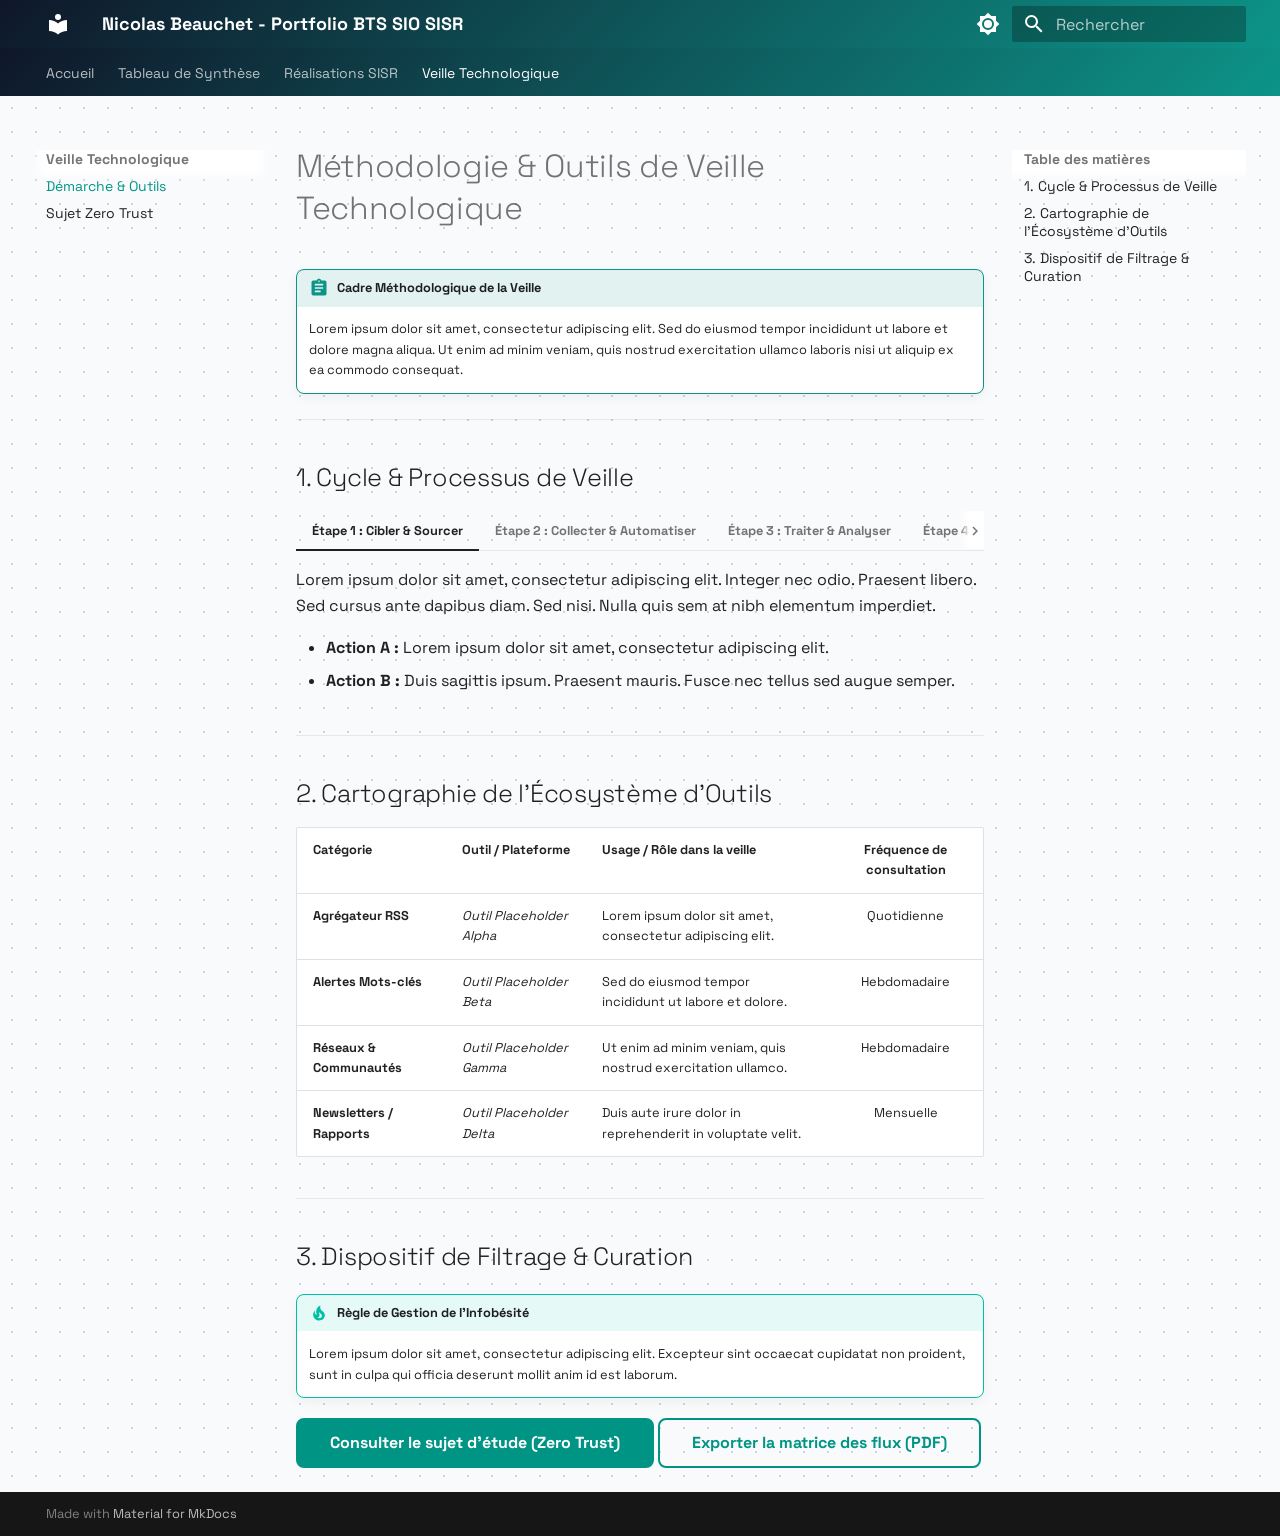
<file: veille-outils/index.html>
<!doctype html>
<html lang="fr" class="no-js">
  <head>
    
      <meta charset="utf-8">
      <meta name="viewport" content="width=device-width,initial-scale=1">
      
      
      
        <link rel="canonical" href="https://nicolas-beauchet.github.io/portfolio-bts-sio/veille-outils/">
      
      
        <link rel="prev" href="../bloc2/">
      
      
        <link rel="next" href="../veille-sujet/">
      
      
        
      
      
      <link rel="icon" href="../assets/images/favicon.png">
      <meta name="generator" content="mkdocs-1.6.1, mkdocs-material-9.7.7">
    
    
      
        <title>Démarche & Outils - Nicolas Beauchet - Portfolio BTS SIO SISR</title>
      
    
    
      <link rel="stylesheet" href="../assets/stylesheets/main.ec1eaa64.min.css">
      
        
        <link rel="stylesheet" href="../assets/stylesheets/palette.ab4e12ef.min.css">
      
      


    
    
      
    
    
      
        
        
        <link rel="preconnect" href="https://fonts.gstatic.com" crossorigin>
        <link rel="stylesheet" href="https://fonts.googleapis.com/css?family=Space+Grotesk:300,300i,400,400i,700,700i%7CJetBrains+Mono:400,400i,700,700i&display=fallback">
        <style>:root{--md-text-font:"Space Grotesk";--md-code-font:"JetBrains Mono"}</style>
      
    
    
      <link rel="stylesheet" href="../extra.css">
    
    <script>__md_scope=new URL("..",location),__md_hash=e=>[...e].reduce(((e,_)=>(e<<5)-e+_.charCodeAt(0)),0),__md_get=(e,_=localStorage,t=__md_scope)=>JSON.parse(_.getItem(t.pathname+"."+e)),__md_set=(e,_,t=localStorage,a=__md_scope)=>{try{t.setItem(a.pathname+"."+e,JSON.stringify(_))}catch(e){}}</script>
    
      

    
    
  </head>
  
  
    
    
      
    
    
    
    
    <body dir="ltr" data-md-color-scheme="default" data-md-color-primary="teal" data-md-color-accent="cyan">
  
    
    <input class="md-toggle" data-md-toggle="drawer" type="checkbox" id="__drawer" autocomplete="off">
    <input class="md-toggle" data-md-toggle="search" type="checkbox" id="__search" autocomplete="off">
    <label class="md-overlay" for="__drawer"></label>
    <div data-md-component="skip">
      
        
        <a href="#methodologie-outils-de-veille-technologique" class="md-skip">
          Aller au contenu
        </a>
      
    </div>
    <div data-md-component="announce">
      
    </div>
    
    
      

<header class="md-header" data-md-component="header">
  <nav class="md-header__inner md-grid" aria-label="En-tête">
    <a href=".." title="Nicolas Beauchet - Portfolio BTS SIO SISR" class="md-header__button md-logo" aria-label="Nicolas Beauchet - Portfolio BTS SIO SISR" data-md-component="logo">
      
  
  <svg xmlns="http://www.w3.org/2000/svg" viewBox="0 0 24 24"><path d="M12 8a3 3 0 0 0 3-3 3 3 0 0 0-3-3 3 3 0 0 0-3 3 3 3 0 0 0 3 3m0 3.54C9.64 9.35 6.5 8 3 8v11c3.5 0 6.64 1.35 9 3.54 2.36-2.19 5.5-3.54 9-3.54V8c-3.5 0-6.64 1.35-9 3.54"/></svg>

    </a>
    <label class="md-header__button md-icon" for="__drawer">
      
      <svg xmlns="http://www.w3.org/2000/svg" viewBox="0 0 24 24"><path d="M3 6h18v2H3zm0 5h18v2H3zm0 5h18v2H3z"/></svg>
    </label>
    <div class="md-header__title" data-md-component="header-title">
      <div class="md-header__ellipsis">
        <div class="md-header__topic">
          <span class="md-ellipsis">
            Nicolas Beauchet - Portfolio BTS SIO SISR
          </span>
        </div>
        <div class="md-header__topic" data-md-component="header-topic">
          <span class="md-ellipsis">
            
              Démarche & Outils
            
          </span>
        </div>
      </div>
    </div>
    
      
        <form class="md-header__option" data-md-component="palette">
  
    
    
    
    <input class="md-option" data-md-color-media="" data-md-color-scheme="default" data-md-color-primary="teal" data-md-color-accent="cyan"  aria-label="Passer au mode sombre"  type="radio" name="__palette" id="__palette_0">
    
      <label class="md-header__button md-icon" title="Passer au mode sombre" for="__palette_1" hidden>
        <svg xmlns="http://www.w3.org/2000/svg" viewBox="0 0 24 24"><path d="M12 8a4 4 0 0 0-4 4 4 4 0 0 0 4 4 4 4 0 0 0 4-4 4 4 0 0 0-4-4m0 10a6 6 0 0 1-6-6 6 6 0 0 1 6-6 6 6 0 0 1 6 6 6 6 0 0 1-6 6m8-9.31V4h-4.69L12 .69 8.69 4H4v4.69L.69 12 4 15.31V20h4.69L12 23.31 15.31 20H20v-4.69L23.31 12z"/></svg>
      </label>
    
  
    
    
    
    <input class="md-option" data-md-color-media="" data-md-color-scheme="slate" data-md-color-primary="teal" data-md-color-accent="green"  aria-label="Passer au mode clair"  type="radio" name="__palette" id="__palette_1">
    
      <label class="md-header__button md-icon" title="Passer au mode clair" for="__palette_0" hidden>
        <svg xmlns="http://www.w3.org/2000/svg" viewBox="0 0 24 24"><path d="M12 18c-.89 0-1.74-.2-2.5-.55C11.56 16.5 13 14.42 13 12s-1.44-4.5-3.5-5.45C10.26 6.2 11.11 6 12 6a6 6 0 0 1 6 6 6 6 0 0 1-6 6m8-9.31V4h-4.69L12 .69 8.69 4H4v4.69L.69 12 4 15.31V20h4.69L12 23.31 15.31 20H20v-4.69L23.31 12z"/></svg>
      </label>
    
  
</form>
      
    
    
      <script>var palette=__md_get("__palette");if(palette&&palette.color){if("(prefers-color-scheme)"===palette.color.media){var media=matchMedia("(prefers-color-scheme: light)"),input=document.querySelector(media.matches?"[data-md-color-media='(prefers-color-scheme: light)']":"[data-md-color-media='(prefers-color-scheme: dark)']");palette.color.media=input.getAttribute("data-md-color-media"),palette.color.scheme=input.getAttribute("data-md-color-scheme"),palette.color.primary=input.getAttribute("data-md-color-primary"),palette.color.accent=input.getAttribute("data-md-color-accent")}for(var[key,value]of Object.entries(palette.color))document.body.setAttribute("data-md-color-"+key,value)}</script>
    
    
    
      
      
        <label class="md-header__button md-icon" for="__search">
          
          <svg xmlns="http://www.w3.org/2000/svg" viewBox="0 0 24 24"><path d="M9.5 3A6.5 6.5 0 0 1 16 9.5c0 1.61-.59 3.09-1.56 4.23l.27.27h.79l5 5-1.5 1.5-5-5v-.79l-.27-.27A6.52 6.52 0 0 1 9.5 16 6.5 6.5 0 0 1 3 9.5 6.5 6.5 0 0 1 9.5 3m0 2C7 5 5 7 5 9.5S7 14 9.5 14 14 12 14 9.5 12 5 9.5 5"/></svg>
        </label>
        <div class="md-search" data-md-component="search" role="dialog">
  <label class="md-search__overlay" for="__search"></label>
  <div class="md-search__inner" role="search">
    <form class="md-search__form" name="search">
      <input type="text" class="md-search__input" name="query" aria-label="Rechercher" placeholder="Rechercher" autocapitalize="off" autocorrect="off" autocomplete="off" spellcheck="false" data-md-component="search-query" required>
      <label class="md-search__icon md-icon" for="__search">
        
        <svg xmlns="http://www.w3.org/2000/svg" viewBox="0 0 24 24"><path d="M9.5 3A6.5 6.5 0 0 1 16 9.5c0 1.61-.59 3.09-1.56 4.23l.27.27h.79l5 5-1.5 1.5-5-5v-.79l-.27-.27A6.52 6.52 0 0 1 9.5 16 6.5 6.5 0 0 1 3 9.5 6.5 6.5 0 0 1 9.5 3m0 2C7 5 5 7 5 9.5S7 14 9.5 14 14 12 14 9.5 12 5 9.5 5"/></svg>
        
        <svg xmlns="http://www.w3.org/2000/svg" viewBox="0 0 24 24"><path d="M20 11v2H8l5.5 5.5-1.42 1.42L4.16 12l7.92-7.92L13.5 5.5 8 11z"/></svg>
      </label>
      <nav class="md-search__options" aria-label="Recherche">
        
        <button type="reset" class="md-search__icon md-icon" title="Effacer" aria-label="Effacer" tabindex="-1">
          
          <svg xmlns="http://www.w3.org/2000/svg" viewBox="0 0 24 24"><path d="M19 6.41 17.59 5 12 10.59 6.41 5 5 6.41 10.59 12 5 17.59 6.41 19 12 13.41 17.59 19 19 17.59 13.41 12z"/></svg>
        </button>
      </nav>
      
    </form>
    <div class="md-search__output">
      <div class="md-search__scrollwrap" tabindex="0" data-md-scrollfix>
        <div class="md-search-result" data-md-component="search-result">
          <div class="md-search-result__meta">
            Initialisation de la recherche
          </div>
          <ol class="md-search-result__list" role="presentation"></ol>
        </div>
      </div>
    </div>
  </div>
</div>
      
    
    
  </nav>
  
</header>
    
    <div class="md-container" data-md-component="container">
      
      
        
          
            
<nav class="md-tabs" aria-label="Onglets" data-md-component="tabs">
  <div class="md-grid">
    <ul class="md-tabs__list">
      
        
  
  
  
  
    <li class="md-tabs__item">
      <a href=".." class="md-tabs__link">
        
  
  
    
  
  Accueil

      </a>
    </li>
  

      
        
  
  
  
  
    <li class="md-tabs__item">
      <a href="../synthese/" class="md-tabs__link">
        
  
  
    
  
  Tableau de Synthèse

      </a>
    </li>
  

      
        
  
  
  
  
    
    
      <li class="md-tabs__item">
        <a href="../bloc1/" class="md-tabs__link">
          
  
  
  Réalisations SISR

        </a>
      </li>
    
  

      
        
  
  
  
    
  
  
    
    
      <li class="md-tabs__item md-tabs__item--active">
        <a href="./" class="md-tabs__link">
          
  
  
  Veille Technologique

        </a>
      </li>
    
  

      
    </ul>
  </div>
</nav>
          
        
      
      <main class="md-main" data-md-component="main">
        <div class="md-main__inner md-grid">
          
            
              
              <div class="md-sidebar md-sidebar--primary" data-md-component="sidebar" data-md-type="navigation" >
                <div class="md-sidebar__scrollwrap">
                  <div class="md-sidebar__inner">
                    


  


<nav class="md-nav md-nav--primary md-nav--lifted" aria-label="Navigation" data-md-level="0">
  <label class="md-nav__title" for="__drawer">
    <a href=".." title="Nicolas Beauchet - Portfolio BTS SIO SISR" class="md-nav__button md-logo" aria-label="Nicolas Beauchet - Portfolio BTS SIO SISR" data-md-component="logo">
      
  
  <svg xmlns="http://www.w3.org/2000/svg" viewBox="0 0 24 24"><path d="M12 8a3 3 0 0 0 3-3 3 3 0 0 0-3-3 3 3 0 0 0-3 3 3 3 0 0 0 3 3m0 3.54C9.64 9.35 6.5 8 3 8v11c3.5 0 6.64 1.35 9 3.54 2.36-2.19 5.5-3.54 9-3.54V8c-3.5 0-6.64 1.35-9 3.54"/></svg>

    </a>
    Nicolas Beauchet - Portfolio BTS SIO SISR
  </label>
  
  <ul class="md-nav__list" data-md-scrollfix>
    
      
      
  
  
  
  
    <li class="md-nav__item">
      <a href=".." class="md-nav__link">
        
  
  
  <span class="md-ellipsis">
    
  
    Accueil
  

    
  </span>
  
  

      </a>
    </li>
  

    
      
      
  
  
  
  
    <li class="md-nav__item">
      <a href="../synthese/" class="md-nav__link">
        
  
  
  <span class="md-ellipsis">
    
  
    Tableau de Synthèse
  

    
  </span>
  
  

      </a>
    </li>
  

    
      
      
  
  
  
  
    
    
    
    
      
      
        
      
    
    
    <li class="md-nav__item md-nav__item--nested">
      
        
        
        <input class="md-nav__toggle md-toggle " type="checkbox" id="__nav_3" >
        
          
          <label class="md-nav__link" for="__nav_3" id="__nav_3_label" tabindex="0">
            
  
  
  <span class="md-ellipsis">
    
  
    Réalisations SISR
  

    
  </span>
  
  

            <span class="md-nav__icon md-icon"></span>
          </label>
        
        <nav class="md-nav" data-md-level="1" aria-labelledby="__nav_3_label" aria-expanded="false">
          <label class="md-nav__title" for="__nav_3">
            <span class="md-nav__icon md-icon"></span>
            
  
    Réalisations SISR
  

          </label>
          <ul class="md-nav__list" data-md-scrollfix>
            
              
                
  
  
  
  
    <li class="md-nav__item">
      <a href="../bloc1/" class="md-nav__link">
        
  
  
  <span class="md-ellipsis">
    
  
    Bloc 1 - Support & Services
  

    
  </span>
  
  

      </a>
    </li>
  

              
            
              
                
  
  
  
  
    <li class="md-nav__item">
      <a href="../bloc2/" class="md-nav__link">
        
  
  
  <span class="md-ellipsis">
    
  
    Bloc 2 - Administration Systèmes & Réseaux
  

    
  </span>
  
  

      </a>
    </li>
  

              
            
          </ul>
        </nav>
      
    </li>
  

    
      
      
  
  
    
  
  
  
    
    
    
    
      
        
        
      
      
        
      
    
    
    <li class="md-nav__item md-nav__item--active md-nav__item--section md-nav__item--nested">
      
        
        
        <input class="md-nav__toggle md-toggle " type="checkbox" id="__nav_4" checked>
        
          
          <label class="md-nav__link" for="__nav_4" id="__nav_4_label" tabindex="">
            
  
  
  <span class="md-ellipsis">
    
  
    Veille Technologique
  

    
  </span>
  
  

            <span class="md-nav__icon md-icon"></span>
          </label>
        
        <nav class="md-nav" data-md-level="1" aria-labelledby="__nav_4_label" aria-expanded="true">
          <label class="md-nav__title" for="__nav_4">
            <span class="md-nav__icon md-icon"></span>
            
  
    Veille Technologique
  

          </label>
          <ul class="md-nav__list" data-md-scrollfix>
            
              
                
  
  
    
  
  
  
    <li class="md-nav__item md-nav__item--active">
      
      <input class="md-nav__toggle md-toggle" type="checkbox" id="__toc">
      
      
        
      
      
        <label class="md-nav__link md-nav__link--active" for="__toc">
          
  
  
  <span class="md-ellipsis">
    
  
    Démarche & Outils
  

    
  </span>
  
  

          <span class="md-nav__icon md-icon"></span>
        </label>
      
      <a href="./" class="md-nav__link md-nav__link--active">
        
  
  
  <span class="md-ellipsis">
    
  
    Démarche & Outils
  

    
  </span>
  
  

      </a>
      
        

<nav class="md-nav md-nav--secondary" aria-label="Table des matières">
  
  
  
    
  
  
    <label class="md-nav__title" for="__toc">
      <span class="md-nav__icon md-icon"></span>
      Table des matières
    </label>
    <ul class="md-nav__list" data-md-component="toc" data-md-scrollfix>
      
        <li class="md-nav__item">
  <a href="#1-cycle-processus-de-veille" class="md-nav__link">
    <span class="md-ellipsis">
      
        1. Cycle &amp; Processus de Veille
      
    </span>
  </a>
  
</li>
      
        <li class="md-nav__item">
  <a href="#2-cartographie-de-lecosysteme-doutils" class="md-nav__link">
    <span class="md-ellipsis">
      
        2. Cartographie de l'Écosystème d'Outils
      
    </span>
  </a>
  
</li>
      
        <li class="md-nav__item">
  <a href="#3-dispositif-de-filtrage-curation" class="md-nav__link">
    <span class="md-ellipsis">
      
        3. Dispositif de Filtrage &amp; Curation
      
    </span>
  </a>
  
</li>
      
    </ul>
  
</nav>
      
    </li>
  

              
            
              
                
  
  
  
  
    <li class="md-nav__item">
      <a href="../veille-sujet/" class="md-nav__link">
        
  
  
  <span class="md-ellipsis">
    
  
    Sujet Zero Trust
  

    
  </span>
  
  

      </a>
    </li>
  

              
            
          </ul>
        </nav>
      
    </li>
  

    
  </ul>
</nav>
                  </div>
                </div>
              </div>
            
            
              
              <div class="md-sidebar md-sidebar--secondary" data-md-component="sidebar" data-md-type="toc" >
                <div class="md-sidebar__scrollwrap">
                  <div class="md-sidebar__inner">
                    

<nav class="md-nav md-nav--secondary" aria-label="Table des matières">
  
  
  
    
  
  
    <label class="md-nav__title" for="__toc">
      <span class="md-nav__icon md-icon"></span>
      Table des matières
    </label>
    <ul class="md-nav__list" data-md-component="toc" data-md-scrollfix>
      
        <li class="md-nav__item">
  <a href="#1-cycle-processus-de-veille" class="md-nav__link">
    <span class="md-ellipsis">
      
        1. Cycle &amp; Processus de Veille
      
    </span>
  </a>
  
</li>
      
        <li class="md-nav__item">
  <a href="#2-cartographie-de-lecosysteme-doutils" class="md-nav__link">
    <span class="md-ellipsis">
      
        2. Cartographie de l'Écosystème d'Outils
      
    </span>
  </a>
  
</li>
      
        <li class="md-nav__item">
  <a href="#3-dispositif-de-filtrage-curation" class="md-nav__link">
    <span class="md-ellipsis">
      
        3. Dispositif de Filtrage &amp; Curation
      
    </span>
  </a>
  
</li>
      
    </ul>
  
</nav>
                  </div>
                </div>
              </div>
            
          
          
            <div class="md-content" data-md-component="content">
              
              <article class="md-content__inner md-typeset">
                
                  



<h1 id="methodologie-outils-de-veille-technologique">Méthodologie &amp; Outils de Veille Technologique</h1>
<div class="admonition abstract">
<p class="admonition-title">Cadre Méthodologique de la Veille</p>
<p>Lorem ipsum dolor sit amet, consectetur adipiscing elit. Sed do eiusmod tempor incididunt ut labore et dolore magna aliqua. Ut enim ad minim veniam, quis nostrud exercitation ullamco laboris nisi ut aliquip ex ea commodo consequat.</p>
</div>
<hr />
<h2 id="1-cycle-processus-de-veille">1. Cycle &amp; Processus de Veille</h2>
<div class="tabbed-set tabbed-alternate" data-tabs="1:4"><input checked="checked" id="__tabbed_1_1" name="__tabbed_1" type="radio" /><input id="__tabbed_1_2" name="__tabbed_1" type="radio" /><input id="__tabbed_1_3" name="__tabbed_1" type="radio" /><input id="__tabbed_1_4" name="__tabbed_1" type="radio" /><div class="tabbed-labels"><label for="__tabbed_1_1">Étape 1 : Cibler &amp; Sourcer</label><label for="__tabbed_1_2">Étape 2 : Collecter &amp; Automatiser</label><label for="__tabbed_1_3">Étape 3 : Traiter &amp; Analyser</label><label for="__tabbed_1_4">Étape 4 : Diffuser &amp; Synthétiser</label></div>
<div class="tabbed-content">
<div class="tabbed-block">
<p>Lorem ipsum dolor sit amet, consectetur adipiscing elit. Integer nec odio. Praesent libero. Sed cursus ante dapibus diam. Sed nisi. Nulla quis sem at nibh elementum imperdiet.</p>
<ul>
<li><strong>Action A :</strong> Lorem ipsum dolor sit amet, consectetur adipiscing elit.</li>
<li><strong>Action B :</strong> Duis sagittis ipsum. Praesent mauris. Fusce nec tellus sed augue semper.</li>
</ul>
</div>
<div class="tabbed-block">
<p>Sed dignissim lacinia nunc. Curabitur tortor. Pellentesque nibh. Aenean quam. In scelerisque sem at dolor. Maecenas mattis. Sed convallis tristique sem.</p>
<ul>
<li><strong>Outil A :</strong> Proin ut ligula vel nunc egestas porttitor.</li>
<li><strong>Outil B :</strong> Morbi lectus risus, iaculis vel, suscipit quis, luctus non, massa.</li>
</ul>
</div>
<div class="tabbed-block">
<p>Fusce ac turpis quis ligula lacinia aliquet. Mauris ipsum. Nulla metus metus, ullamcorper vel, tincidunt sed, euismod in, nibh. Quisque volutpat condimentum velit.</p>
<ul>
<li><strong>Filtre A :</strong> Class aptent taciti sociosqu ad litora torquent per conubia nostra.</li>
<li><strong>Filtre B :</strong> Nam nec ante. Sed lacinia, urna non tincidunt mattis, tortor neque adipiscing diam.</li>
</ul>
</div>
<div class="tabbed-block">
<p>Pellentesque habitant morbi tristique senectus et netus et malesuada fames ac turpis egestas. Proin pharetra nonummy pede. Mauris et orci.</p>
<ul>
<li><strong>Livrable A :</strong> Aenean nec lorem. In porttitor. Donec laoreet nonummy augue.</li>
<li><strong>Livrable B :</strong> Suspendisse dui purus, scelerisque at, vulputate vitae, pretium mattis, nunc.</li>
</ul>
</div>
</div>
</div>
<hr />
<h2 id="2-cartographie-de-lecosysteme-doutils">2. Cartographie de l'Écosystème d'Outils</h2>
<table>
<thead>
<tr>
<th style="text-align: left;">Catégorie</th>
<th style="text-align: left;">Outil / Plateforme</th>
<th style="text-align: left;">Usage / Rôle dans la veille</th>
<th style="text-align: center;">Fréquence de consultation</th>
</tr>
</thead>
<tbody>
<tr>
<td style="text-align: left;"><strong>Agrégateur RSS</strong></td>
<td style="text-align: left;"><em>Outil Placeholder Alpha</em></td>
<td style="text-align: left;">Lorem ipsum dolor sit amet, consectetur adipiscing elit.</td>
<td style="text-align: center;">Quotidienne</td>
</tr>
<tr>
<td style="text-align: left;"><strong>Alertes Mots-clés</strong></td>
<td style="text-align: left;"><em>Outil Placeholder Beta</em></td>
<td style="text-align: left;">Sed do eiusmod tempor incididunt ut labore et dolore.</td>
<td style="text-align: center;">Hebdomadaire</td>
</tr>
<tr>
<td style="text-align: left;"><strong>Réseaux &amp; Communautés</strong></td>
<td style="text-align: left;"><em>Outil Placeholder Gamma</em></td>
<td style="text-align: left;">Ut enim ad minim veniam, quis nostrud exercitation ullamco.</td>
<td style="text-align: center;">Hebdomadaire</td>
</tr>
<tr>
<td style="text-align: left;"><strong>Newsletters / Rapports</strong></td>
<td style="text-align: left;"><em>Outil Placeholder Delta</em></td>
<td style="text-align: left;">Duis aute irure dolor in reprehenderit in voluptate velit.</td>
<td style="text-align: center;">Mensuelle</td>
</tr>
</tbody>
</table>
<hr />
<h2 id="3-dispositif-de-filtrage-curation">3. Dispositif de Filtrage &amp; Curation</h2>
<div class="admonition tip">
<p class="admonition-title">Règle de Gestion de l'Infobésité</p>
<p>Lorem ipsum dolor sit amet, consectetur adipiscing elit. Excepteur sint occaecat cupidatat non proident, sunt in culpa qui officia deserunt mollit anim id est laborum.</p>
</div>
<p><a class="md-button md-button--primary" href="../veille-sujet/">Consulter le sujet d'étude (Zero Trust)</a>
<a class="md-button" href="#">Exporter la matrice des flux (PDF)</a></p>












                
              </article>
            </div>
          
          
<script>var target=document.getElementById(location.hash.slice(1));target&&target.name&&(target.checked=target.name.startsWith("__tabbed_"))</script>
        </div>
        
          <button type="button" class="md-top md-icon" data-md-component="top" hidden>
  
  <svg xmlns="http://www.w3.org/2000/svg" viewBox="0 0 24 24"><path d="M13 20h-2V8l-5.5 5.5-1.42-1.42L12 4.16l7.92 7.92-1.42 1.42L13 8z"/></svg>
  Retour en haut de la page
</button>
        
      </main>
      
        <footer class="md-footer">
  
  <div class="md-footer-meta md-typeset">
    <div class="md-footer-meta__inner md-grid">
      <div class="md-copyright">
  
  
    Made with
    <a href="https://squidfunk.github.io/mkdocs-material/" target="_blank" rel="noopener">
      Material for MkDocs
    </a>
  
</div>
      
    </div>
  </div>
</footer>
      
    </div>
    <div class="md-dialog" data-md-component="dialog">
      <div class="md-dialog__inner md-typeset"></div>
    </div>
    
    
    
      
      
      <script id="__config" type="application/json">{"annotate": null, "base": "..", "features": ["navigation.tabs", "navigation.sections", "navigation.top", "content.code.copy"], "search": "../assets/javascripts/workers/search.2c215733.min.js", "tags": null, "translations": {"clipboard.copied": "Copi\u00e9 dans le presse-papier", "clipboard.copy": "Copier dans le presse-papier", "search.result.more.one": "1 de plus sur cette page", "search.result.more.other": "# de plus sur cette page", "search.result.none": "Aucun document trouv\u00e9", "search.result.one": "1 document trouv\u00e9", "search.result.other": "# documents trouv\u00e9s", "search.result.placeholder": "Taper pour d\u00e9marrer la recherche", "search.result.term.missing": "Non trouv\u00e9", "select.version": "S\u00e9lectionner la version"}, "version": null}</script>
    
    
      <script src="../assets/javascripts/bundle.d7400e89.min.js"></script>
      
    
  </body>
</html>
</file>
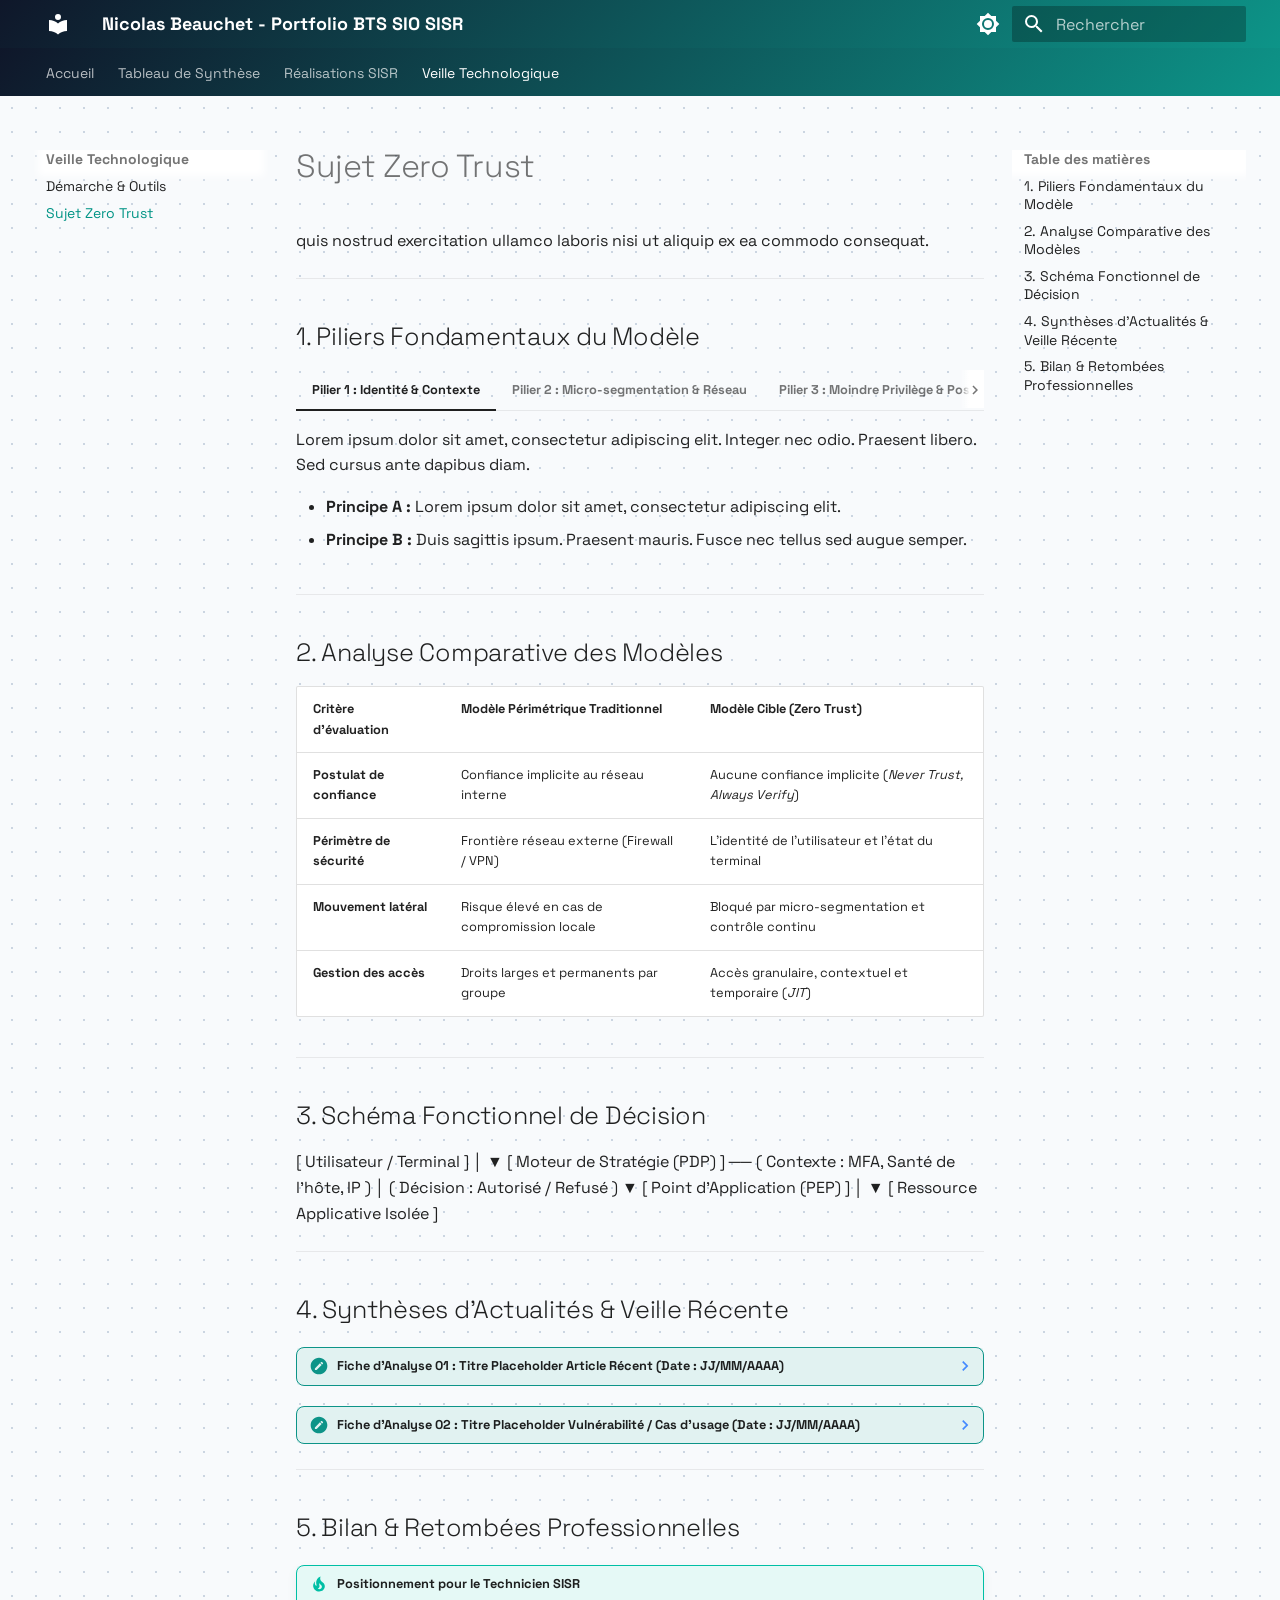
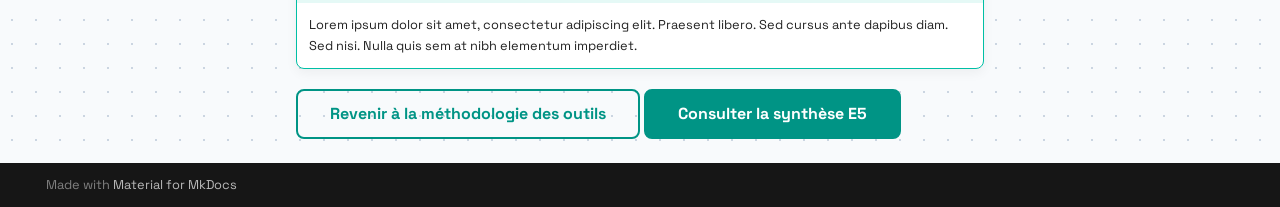
<file: veille-sujet/index.html>
<!doctype html>
<html lang="fr" class="no-js">
  <head>
    
      <meta charset="utf-8">
      <meta name="viewport" content="width=device-width,initial-scale=1">
      
      
      
        <link rel="canonical" href="https://nicolas-beauchet.github.io/portfolio-bts-sio/veille-sujet/">
      
      
        <link rel="prev" href="../veille-outils/">
      
      
      
        
      
      
      <link rel="icon" href="../assets/images/favicon.png">
      <meta name="generator" content="mkdocs-1.6.1, mkdocs-material-9.7.7">
    
    
      
        <title>Sujet Zero Trust - Nicolas Beauchet - Portfolio BTS SIO SISR</title>
      
    
    
      <link rel="stylesheet" href="../assets/stylesheets/main.ec1eaa64.min.css">
      
        
        <link rel="stylesheet" href="../assets/stylesheets/palette.ab4e12ef.min.css">
      
      


    
    
      
    
    
      
        
        
        <link rel="preconnect" href="https://fonts.gstatic.com" crossorigin>
        <link rel="stylesheet" href="https://fonts.googleapis.com/css?family=Space+Grotesk:300,300i,400,400i,700,700i%7CJetBrains+Mono:400,400i,700,700i&display=fallback">
        <style>:root{--md-text-font:"Space Grotesk";--md-code-font:"JetBrains Mono"}</style>
      
    
    
      <link rel="stylesheet" href="../extra.css">
    
    <script>__md_scope=new URL("..",location),__md_hash=e=>[...e].reduce(((e,_)=>(e<<5)-e+_.charCodeAt(0)),0),__md_get=(e,_=localStorage,t=__md_scope)=>JSON.parse(_.getItem(t.pathname+"."+e)),__md_set=(e,_,t=localStorage,a=__md_scope)=>{try{t.setItem(a.pathname+"."+e,JSON.stringify(_))}catch(e){}}</script>
    
      

    
    
  </head>
  
  
    
    
      
    
    
    
    
    <body dir="ltr" data-md-color-scheme="default" data-md-color-primary="teal" data-md-color-accent="cyan">
  
    
    <input class="md-toggle" data-md-toggle="drawer" type="checkbox" id="__drawer" autocomplete="off">
    <input class="md-toggle" data-md-toggle="search" type="checkbox" id="__search" autocomplete="off">
    <label class="md-overlay" for="__drawer"></label>
    <div data-md-component="skip">
      
        
        <a href="#1-piliers-fondamentaux-du-modele" class="md-skip">
          Aller au contenu
        </a>
      
    </div>
    <div data-md-component="announce">
      
    </div>
    
    
      

<header class="md-header" data-md-component="header">
  <nav class="md-header__inner md-grid" aria-label="En-tête">
    <a href=".." title="Nicolas Beauchet - Portfolio BTS SIO SISR" class="md-header__button md-logo" aria-label="Nicolas Beauchet - Portfolio BTS SIO SISR" data-md-component="logo">
      
  
  <svg xmlns="http://www.w3.org/2000/svg" viewBox="0 0 24 24"><path d="M12 8a3 3 0 0 0 3-3 3 3 0 0 0-3-3 3 3 0 0 0-3 3 3 3 0 0 0 3 3m0 3.54C9.64 9.35 6.5 8 3 8v11c3.5 0 6.64 1.35 9 3.54 2.36-2.19 5.5-3.54 9-3.54V8c-3.5 0-6.64 1.35-9 3.54"/></svg>

    </a>
    <label class="md-header__button md-icon" for="__drawer">
      
      <svg xmlns="http://www.w3.org/2000/svg" viewBox="0 0 24 24"><path d="M3 6h18v2H3zm0 5h18v2H3zm0 5h18v2H3z"/></svg>
    </label>
    <div class="md-header__title" data-md-component="header-title">
      <div class="md-header__ellipsis">
        <div class="md-header__topic">
          <span class="md-ellipsis">
            Nicolas Beauchet - Portfolio BTS SIO SISR
          </span>
        </div>
        <div class="md-header__topic" data-md-component="header-topic">
          <span class="md-ellipsis">
            
              Sujet Zero Trust
            
          </span>
        </div>
      </div>
    </div>
    
      
        <form class="md-header__option" data-md-component="palette">
  
    
    
    
    <input class="md-option" data-md-color-media="" data-md-color-scheme="default" data-md-color-primary="teal" data-md-color-accent="cyan"  aria-label="Passer au mode sombre"  type="radio" name="__palette" id="__palette_0">
    
      <label class="md-header__button md-icon" title="Passer au mode sombre" for="__palette_1" hidden>
        <svg xmlns="http://www.w3.org/2000/svg" viewBox="0 0 24 24"><path d="M12 8a4 4 0 0 0-4 4 4 4 0 0 0 4 4 4 4 0 0 0 4-4 4 4 0 0 0-4-4m0 10a6 6 0 0 1-6-6 6 6 0 0 1 6-6 6 6 0 0 1 6 6 6 6 0 0 1-6 6m8-9.31V4h-4.69L12 .69 8.69 4H4v4.69L.69 12 4 15.31V20h4.69L12 23.31 15.31 20H20v-4.69L23.31 12z"/></svg>
      </label>
    
  
    
    
    
    <input class="md-option" data-md-color-media="" data-md-color-scheme="slate" data-md-color-primary="teal" data-md-color-accent="green"  aria-label="Passer au mode clair"  type="radio" name="__palette" id="__palette_1">
    
      <label class="md-header__button md-icon" title="Passer au mode clair" for="__palette_0" hidden>
        <svg xmlns="http://www.w3.org/2000/svg" viewBox="0 0 24 24"><path d="M12 18c-.89 0-1.74-.2-2.5-.55C11.56 16.5 13 14.42 13 12s-1.44-4.5-3.5-5.45C10.26 6.2 11.11 6 12 6a6 6 0 0 1 6 6 6 6 0 0 1-6 6m8-9.31V4h-4.69L12 .69 8.69 4H4v4.69L.69 12 4 15.31V20h4.69L12 23.31 15.31 20H20v-4.69L23.31 12z"/></svg>
      </label>
    
  
</form>
      
    
    
      <script>var palette=__md_get("__palette");if(palette&&palette.color){if("(prefers-color-scheme)"===palette.color.media){var media=matchMedia("(prefers-color-scheme: light)"),input=document.querySelector(media.matches?"[data-md-color-media='(prefers-color-scheme: light)']":"[data-md-color-media='(prefers-color-scheme: dark)']");palette.color.media=input.getAttribute("data-md-color-media"),palette.color.scheme=input.getAttribute("data-md-color-scheme"),palette.color.primary=input.getAttribute("data-md-color-primary"),palette.color.accent=input.getAttribute("data-md-color-accent")}for(var[key,value]of Object.entries(palette.color))document.body.setAttribute("data-md-color-"+key,value)}</script>
    
    
    
      
      
        <label class="md-header__button md-icon" for="__search">
          
          <svg xmlns="http://www.w3.org/2000/svg" viewBox="0 0 24 24"><path d="M9.5 3A6.5 6.5 0 0 1 16 9.5c0 1.61-.59 3.09-1.56 4.23l.27.27h.79l5 5-1.5 1.5-5-5v-.79l-.27-.27A6.52 6.52 0 0 1 9.5 16 6.5 6.5 0 0 1 3 9.5 6.5 6.5 0 0 1 9.5 3m0 2C7 5 5 7 5 9.5S7 14 9.5 14 14 12 14 9.5 12 5 9.5 5"/></svg>
        </label>
        <div class="md-search" data-md-component="search" role="dialog">
  <label class="md-search__overlay" for="__search"></label>
  <div class="md-search__inner" role="search">
    <form class="md-search__form" name="search">
      <input type="text" class="md-search__input" name="query" aria-label="Rechercher" placeholder="Rechercher" autocapitalize="off" autocorrect="off" autocomplete="off" spellcheck="false" data-md-component="search-query" required>
      <label class="md-search__icon md-icon" for="__search">
        
        <svg xmlns="http://www.w3.org/2000/svg" viewBox="0 0 24 24"><path d="M9.5 3A6.5 6.5 0 0 1 16 9.5c0 1.61-.59 3.09-1.56 4.23l.27.27h.79l5 5-1.5 1.5-5-5v-.79l-.27-.27A6.52 6.52 0 0 1 9.5 16 6.5 6.5 0 0 1 3 9.5 6.5 6.5 0 0 1 9.5 3m0 2C7 5 5 7 5 9.5S7 14 9.5 14 14 12 14 9.5 12 5 9.5 5"/></svg>
        
        <svg xmlns="http://www.w3.org/2000/svg" viewBox="0 0 24 24"><path d="M20 11v2H8l5.5 5.5-1.42 1.42L4.16 12l7.92-7.92L13.5 5.5 8 11z"/></svg>
      </label>
      <nav class="md-search__options" aria-label="Recherche">
        
        <button type="reset" class="md-search__icon md-icon" title="Effacer" aria-label="Effacer" tabindex="-1">
          
          <svg xmlns="http://www.w3.org/2000/svg" viewBox="0 0 24 24"><path d="M19 6.41 17.59 5 12 10.59 6.41 5 5 6.41 10.59 12 5 17.59 6.41 19 12 13.41 17.59 19 19 17.59 13.41 12z"/></svg>
        </button>
      </nav>
      
    </form>
    <div class="md-search__output">
      <div class="md-search__scrollwrap" tabindex="0" data-md-scrollfix>
        <div class="md-search-result" data-md-component="search-result">
          <div class="md-search-result__meta">
            Initialisation de la recherche
          </div>
          <ol class="md-search-result__list" role="presentation"></ol>
        </div>
      </div>
    </div>
  </div>
</div>
      
    
    
  </nav>
  
</header>
    
    <div class="md-container" data-md-component="container">
      
      
        
          
            
<nav class="md-tabs" aria-label="Onglets" data-md-component="tabs">
  <div class="md-grid">
    <ul class="md-tabs__list">
      
        
  
  
  
  
    <li class="md-tabs__item">
      <a href=".." class="md-tabs__link">
        
  
  
    
  
  Accueil

      </a>
    </li>
  

      
        
  
  
  
  
    <li class="md-tabs__item">
      <a href="../synthese/" class="md-tabs__link">
        
  
  
    
  
  Tableau de Synthèse

      </a>
    </li>
  

      
        
  
  
  
  
    
    
      <li class="md-tabs__item">
        <a href="../bloc1/" class="md-tabs__link">
          
  
  
  Réalisations SISR

        </a>
      </li>
    
  

      
        
  
  
  
    
  
  
    
    
      <li class="md-tabs__item md-tabs__item--active">
        <a href="../veille-outils/" class="md-tabs__link">
          
  
  
  Veille Technologique

        </a>
      </li>
    
  

      
    </ul>
  </div>
</nav>
          
        
      
      <main class="md-main" data-md-component="main">
        <div class="md-main__inner md-grid">
          
            
              
              <div class="md-sidebar md-sidebar--primary" data-md-component="sidebar" data-md-type="navigation" >
                <div class="md-sidebar__scrollwrap">
                  <div class="md-sidebar__inner">
                    


  


<nav class="md-nav md-nav--primary md-nav--lifted" aria-label="Navigation" data-md-level="0">
  <label class="md-nav__title" for="__drawer">
    <a href=".." title="Nicolas Beauchet - Portfolio BTS SIO SISR" class="md-nav__button md-logo" aria-label="Nicolas Beauchet - Portfolio BTS SIO SISR" data-md-component="logo">
      
  
  <svg xmlns="http://www.w3.org/2000/svg" viewBox="0 0 24 24"><path d="M12 8a3 3 0 0 0 3-3 3 3 0 0 0-3-3 3 3 0 0 0-3 3 3 3 0 0 0 3 3m0 3.54C9.64 9.35 6.5 8 3 8v11c3.5 0 6.64 1.35 9 3.54 2.36-2.19 5.5-3.54 9-3.54V8c-3.5 0-6.64 1.35-9 3.54"/></svg>

    </a>
    Nicolas Beauchet - Portfolio BTS SIO SISR
  </label>
  
  <ul class="md-nav__list" data-md-scrollfix>
    
      
      
  
  
  
  
    <li class="md-nav__item">
      <a href=".." class="md-nav__link">
        
  
  
  <span class="md-ellipsis">
    
  
    Accueil
  

    
  </span>
  
  

      </a>
    </li>
  

    
      
      
  
  
  
  
    <li class="md-nav__item">
      <a href="../synthese/" class="md-nav__link">
        
  
  
  <span class="md-ellipsis">
    
  
    Tableau de Synthèse
  

    
  </span>
  
  

      </a>
    </li>
  

    
      
      
  
  
  
  
    
    
    
    
      
      
        
      
    
    
    <li class="md-nav__item md-nav__item--nested">
      
        
        
        <input class="md-nav__toggle md-toggle " type="checkbox" id="__nav_3" >
        
          
          <label class="md-nav__link" for="__nav_3" id="__nav_3_label" tabindex="0">
            
  
  
  <span class="md-ellipsis">
    
  
    Réalisations SISR
  

    
  </span>
  
  

            <span class="md-nav__icon md-icon"></span>
          </label>
        
        <nav class="md-nav" data-md-level="1" aria-labelledby="__nav_3_label" aria-expanded="false">
          <label class="md-nav__title" for="__nav_3">
            <span class="md-nav__icon md-icon"></span>
            
  
    Réalisations SISR
  

          </label>
          <ul class="md-nav__list" data-md-scrollfix>
            
              
                
  
  
  
  
    <li class="md-nav__item">
      <a href="../bloc1/" class="md-nav__link">
        
  
  
  <span class="md-ellipsis">
    
  
    Bloc 1 - Support & Services
  

    
  </span>
  
  

      </a>
    </li>
  

              
            
              
                
  
  
  
  
    <li class="md-nav__item">
      <a href="../bloc2/" class="md-nav__link">
        
  
  
  <span class="md-ellipsis">
    
  
    Bloc 2 - Administration Systèmes & Réseaux
  

    
  </span>
  
  

      </a>
    </li>
  

              
            
          </ul>
        </nav>
      
    </li>
  

    
      
      
  
  
    
  
  
  
    
    
    
    
      
        
        
      
      
        
      
    
    
    <li class="md-nav__item md-nav__item--active md-nav__item--section md-nav__item--nested">
      
        
        
        <input class="md-nav__toggle md-toggle " type="checkbox" id="__nav_4" checked>
        
          
          <label class="md-nav__link" for="__nav_4" id="__nav_4_label" tabindex="">
            
  
  
  <span class="md-ellipsis">
    
  
    Veille Technologique
  

    
  </span>
  
  

            <span class="md-nav__icon md-icon"></span>
          </label>
        
        <nav class="md-nav" data-md-level="1" aria-labelledby="__nav_4_label" aria-expanded="true">
          <label class="md-nav__title" for="__nav_4">
            <span class="md-nav__icon md-icon"></span>
            
  
    Veille Technologique
  

          </label>
          <ul class="md-nav__list" data-md-scrollfix>
            
              
                
  
  
  
  
    <li class="md-nav__item">
      <a href="../veille-outils/" class="md-nav__link">
        
  
  
  <span class="md-ellipsis">
    
  
    Démarche & Outils
  

    
  </span>
  
  

      </a>
    </li>
  

              
            
              
                
  
  
    
  
  
  
    <li class="md-nav__item md-nav__item--active">
      
      <input class="md-nav__toggle md-toggle" type="checkbox" id="__toc">
      
      
      
        <label class="md-nav__link md-nav__link--active" for="__toc">
          
  
  
  <span class="md-ellipsis">
    
  
    Sujet Zero Trust
  

    
  </span>
  
  

          <span class="md-nav__icon md-icon"></span>
        </label>
      
      <a href="./" class="md-nav__link md-nav__link--active">
        
  
  
  <span class="md-ellipsis">
    
  
    Sujet Zero Trust
  

    
  </span>
  
  

      </a>
      
        

<nav class="md-nav md-nav--secondary" aria-label="Table des matières">
  
  
  
  
    <label class="md-nav__title" for="__toc">
      <span class="md-nav__icon md-icon"></span>
      Table des matières
    </label>
    <ul class="md-nav__list" data-md-component="toc" data-md-scrollfix>
      
        <li class="md-nav__item">
  <a href="#1-piliers-fondamentaux-du-modele" class="md-nav__link">
    <span class="md-ellipsis">
      
        1. Piliers Fondamentaux du Modèle
      
    </span>
  </a>
  
</li>
      
        <li class="md-nav__item">
  <a href="#2-analyse-comparative-des-modeles" class="md-nav__link">
    <span class="md-ellipsis">
      
        2. Analyse Comparative des Modèles
      
    </span>
  </a>
  
</li>
      
        <li class="md-nav__item">
  <a href="#3-schema-fonctionnel-de-decision" class="md-nav__link">
    <span class="md-ellipsis">
      
        3. Schéma Fonctionnel de Décision
      
    </span>
  </a>
  
</li>
      
        <li class="md-nav__item">
  <a href="#4-syntheses-dactualites-veille-recente" class="md-nav__link">
    <span class="md-ellipsis">
      
        4. Synthèses d'Actualités &amp; Veille Récente
      
    </span>
  </a>
  
</li>
      
        <li class="md-nav__item">
  <a href="#5-bilan-retombees-professionnelles" class="md-nav__link">
    <span class="md-ellipsis">
      
        5. Bilan &amp; Retombées Professionnelles
      
    </span>
  </a>
  
</li>
      
    </ul>
  
</nav>
      
    </li>
  

              
            
          </ul>
        </nav>
      
    </li>
  

    
  </ul>
</nav>
                  </div>
                </div>
              </div>
            
            
              
              <div class="md-sidebar md-sidebar--secondary" data-md-component="sidebar" data-md-type="toc" >
                <div class="md-sidebar__scrollwrap">
                  <div class="md-sidebar__inner">
                    

<nav class="md-nav md-nav--secondary" aria-label="Table des matières">
  
  
  
  
    <label class="md-nav__title" for="__toc">
      <span class="md-nav__icon md-icon"></span>
      Table des matières
    </label>
    <ul class="md-nav__list" data-md-component="toc" data-md-scrollfix>
      
        <li class="md-nav__item">
  <a href="#1-piliers-fondamentaux-du-modele" class="md-nav__link">
    <span class="md-ellipsis">
      
        1. Piliers Fondamentaux du Modèle
      
    </span>
  </a>
  
</li>
      
        <li class="md-nav__item">
  <a href="#2-analyse-comparative-des-modeles" class="md-nav__link">
    <span class="md-ellipsis">
      
        2. Analyse Comparative des Modèles
      
    </span>
  </a>
  
</li>
      
        <li class="md-nav__item">
  <a href="#3-schema-fonctionnel-de-decision" class="md-nav__link">
    <span class="md-ellipsis">
      
        3. Schéma Fonctionnel de Décision
      
    </span>
  </a>
  
</li>
      
        <li class="md-nav__item">
  <a href="#4-syntheses-dactualites-veille-recente" class="md-nav__link">
    <span class="md-ellipsis">
      
        4. Synthèses d'Actualités &amp; Veille Récente
      
    </span>
  </a>
  
</li>
      
        <li class="md-nav__item">
  <a href="#5-bilan-retombees-professionnelles" class="md-nav__link">
    <span class="md-ellipsis">
      
        5. Bilan &amp; Retombées Professionnelles
      
    </span>
  </a>
  
</li>
      
    </ul>
  
</nav>
                  </div>
                </div>
              </div>
            
          
          
            <div class="md-content" data-md-component="content">
              
              <article class="md-content__inner md-typeset">
                
                  



  <h1>Sujet Zero Trust</h1>

<p>quis nostrud exercitation ullamco laboris nisi ut aliquip ex ea commodo consequat.</p>
<hr />
<h2 id="1-piliers-fondamentaux-du-modele">1. Piliers Fondamentaux du Modèle</h2>
<div class="tabbed-set tabbed-alternate" data-tabs="1:3"><input checked="checked" id="__tabbed_1_1" name="__tabbed_1" type="radio" /><input id="__tabbed_1_2" name="__tabbed_1" type="radio" /><input id="__tabbed_1_3" name="__tabbed_1" type="radio" /><div class="tabbed-labels"><label for="__tabbed_1_1">Pilier 1 : Identité &amp; Contexte</label><label for="__tabbed_1_2">Pilier 2 : Micro-segmentation &amp; Réseau</label><label for="__tabbed_1_3">Pilier 3 : Moindre Privilège &amp; Posture</label></div>
<div class="tabbed-content">
<div class="tabbed-block">
<p>Lorem ipsum dolor sit amet, consectetur adipiscing elit. Integer nec odio. Praesent libero. Sed cursus ante dapibus diam.</p>
<ul>
<li><strong>Principe A :</strong> Lorem ipsum dolor sit amet, consectetur adipiscing elit.</li>
<li><strong>Principe B :</strong> Duis sagittis ipsum. Praesent mauris. Fusce nec tellus sed augue semper.</li>
</ul>
</div>
<div class="tabbed-block">
<p>Sed dignissim lacinia nunc. Curabitur tortor. Pellentesque nibh. Aenean quam. In scelerisque sem at dolor. Maecenas mattis.</p>
<ul>
<li><strong>Principe A :</strong> Proin ut ligula vel nunc egestas porttitor.</li>
<li><strong>Principe B :</strong> Morbi lectus risus, iaculis vel, suscipit quis, luctus non, massa.</li>
</ul>
</div>
<div class="tabbed-block">
<p>Fusce ac turpis quis ligula lacinia aliquet. Mauris ipsum. Nulla metus metus, ullamcorper vel, tincidunt sed, euismod in, nibh.</p>
<ul>
<li><strong>Principe A :</strong> Class aptent taciti sociosqu ad litora torquent per conubia nostra.</li>
<li><strong>Principe B :</strong> Nam nec ante. Sed lacinia, urna non tincidunt mattis, tortor neque adipiscing diam.</li>
</ul>
</div>
</div>
</div>
<hr />
<h2 id="2-analyse-comparative-des-modeles">2. Analyse Comparative des Modèles</h2>
<table>
<thead>
<tr>
<th style="text-align: left;">Critère d'évaluation</th>
<th style="text-align: left;">Modèle Périmétrique Traditionnel</th>
<th style="text-align: left;">Modèle Cible (Zero Trust)</th>
</tr>
</thead>
<tbody>
<tr>
<td style="text-align: left;"><strong>Postulat de confiance</strong></td>
<td style="text-align: left;">Confiance implicite au réseau interne</td>
<td style="text-align: left;">Aucune confiance implicite (<em>Never Trust, Always Verify</em>)</td>
</tr>
<tr>
<td style="text-align: left;"><strong>Périmètre de sécurité</strong></td>
<td style="text-align: left;">Frontière réseau externe (Firewall / VPN)</td>
<td style="text-align: left;">L'identité de l'utilisateur et l'état du terminal</td>
</tr>
<tr>
<td style="text-align: left;"><strong>Mouvement latéral</strong></td>
<td style="text-align: left;">Risque élevé en cas de compromission locale</td>
<td style="text-align: left;">Bloqué par micro-segmentation et contrôle continu</td>
</tr>
<tr>
<td style="text-align: left;"><strong>Gestion des accès</strong></td>
<td style="text-align: left;">Droits larges et permanents par groupe</td>
<td style="text-align: left;">Accès granulaire, contextuel et temporaire (<em>JIT</em>)</td>
</tr>
</tbody>
</table>
<hr />
<h2 id="3-schema-fonctionnel-de-decision">3. Schéma Fonctionnel de Décision</h2>
<p>[ Utilisateur / Terminal ]
│
▼
[ Moteur de Stratégie (PDP) ] ── ( Contexte : MFA, Santé de l'hôte, IP )
│
( Décision : Autorisé / Refusé )
▼
[ Point d'Application (PEP) ]
│
▼
[ Ressource Applicative Isolée ]</p>
<hr />
<h2 id="4-syntheses-dactualites-veille-recente">4. Synthèses d'Actualités &amp; Veille Récente</h2>
<details class="note">
<summary>Fiche d'Analyse 01 : Titre Placeholder Article Récent (Date : JJ/MM/AAAA)</summary>
<p><strong>Source :</strong> <em>Nom de la source (ex. ANSSI / NIST)</em><br />
<strong>Lien :</strong> <a href="#">Consulter l'article original</a></p>
<p>Lorem ipsum dolor sit amet, consectetur adipiscing elit. Vivamus lacinia odio vitae vestibulum vestibulum. Cras venenatis euismod malesuada.</p>
<ul>
<li><strong>Impact technique :</strong> Sed do eiusmod tempor incididunt ut labore et dolore magna aliqua.</li>
<li><strong>Application pratique :</strong> Ut enim ad minim veniam, quis nostrud exercitation ullamco laboris.</li>
</ul>
</details>
<details class="note">
<summary>Fiche d'Analyse 02 : Titre Placeholder Vulnérabilité / Cas d'usage (Date : JJ/MM/AAAA)</summary>
<p><strong>Source :</strong> <em>Nom de la source (ex. CERT-FR / CISA)</em><br />
<strong>Lien :</strong> <a href="#">Consulter l'alerte officielle</a></p>
<p>Pellentesque habitant morbi tristique senectus et netus et malesuada fames ac turpis egestas. Proin pharetra nonummy pede.</p>
<ul>
<li><strong>Impact technique :</strong> Mauris ipsum. Nulla metus metus, ullamcorper vel, tincidunt sed.</li>
<li><strong>Application pratique :</strong> Donec laoreet nonummy augue. Suspendisse dui purus, scelerisque at.</li>
</ul>
</details>
<hr />
<h2 id="5-bilan-retombees-professionnelles">5. Bilan &amp; Retombées Professionnelles</h2>
<div class="admonition tip">
<p class="admonition-title">Positionnement pour le Technicien SISR</p>
<p>Lorem ipsum dolor sit amet, consectetur adipiscing elit. Praesent libero. Sed cursus ante dapibus diam. Sed nisi. Nulla quis sem at nibh elementum imperdiet.</p>
</div>
<p><a class="md-button" href="../veille-outils/">Revenir à la méthodologie des outils</a>
<a class="md-button md-button--primary" href="../synthese/">Consulter la synthèse E5</a></p>












                
              </article>
            </div>
          
          
<script>var target=document.getElementById(location.hash.slice(1));target&&target.name&&(target.checked=target.name.startsWith("__tabbed_"))</script>
        </div>
        
          <button type="button" class="md-top md-icon" data-md-component="top" hidden>
  
  <svg xmlns="http://www.w3.org/2000/svg" viewBox="0 0 24 24"><path d="M13 20h-2V8l-5.5 5.5-1.42-1.42L12 4.16l7.92 7.92-1.42 1.42L13 8z"/></svg>
  Retour en haut de la page
</button>
        
      </main>
      
        <footer class="md-footer">
  
  <div class="md-footer-meta md-typeset">
    <div class="md-footer-meta__inner md-grid">
      <div class="md-copyright">
  
  
    Made with
    <a href="https://squidfunk.github.io/mkdocs-material/" target="_blank" rel="noopener">
      Material for MkDocs
    </a>
  
</div>
      
    </div>
  </div>
</footer>
      
    </div>
    <div class="md-dialog" data-md-component="dialog">
      <div class="md-dialog__inner md-typeset"></div>
    </div>
    
    
    
      
      
      <script id="__config" type="application/json">{"annotate": null, "base": "..", "features": ["navigation.tabs", "navigation.sections", "navigation.top", "content.code.copy"], "search": "../assets/javascripts/workers/search.2c215733.min.js", "tags": null, "translations": {"clipboard.copied": "Copi\u00e9 dans le presse-papier", "clipboard.copy": "Copier dans le presse-papier", "search.result.more.one": "1 de plus sur cette page", "search.result.more.other": "# de plus sur cette page", "search.result.none": "Aucun document trouv\u00e9", "search.result.one": "1 document trouv\u00e9", "search.result.other": "# documents trouv\u00e9s", "search.result.placeholder": "Taper pour d\u00e9marrer la recherche", "search.result.term.missing": "Non trouv\u00e9", "select.version": "S\u00e9lectionner la version"}, "version": null}</script>
    
    
      <script src="../assets/javascripts/bundle.d7400e89.min.js"></script>
      
    
  </body>
</html>
</file>
<file: extra.css>
/* 1. Bandeau supérieur avec un dégradé moderne */
.md-header, .md-tabs {
    background: linear-gradient(135deg, #0f172a 0%, #0d9488 100%) !important;
}

/* 2. Fond de page en mode clair avec trame subtile */
[data-md-color-scheme="default"] .md-main {
    background-color: #f8fafc;
    background-image: radial-gradient(#cbd5e1 0.75px, transparent 0.75px);
    background-size: 24px 24px;
}

/* 3. Fond "Deep Cyber" en mode sombre */
[data-md-color-scheme="slate"] .md-main {
    background-color: #0b0f19;
    background-image: radial-gradient(#1e293b 0.75px, transparent 0.75px);
    background-size: 24px 24px;
}

/* 4. Boutons arrondis avec effet de survol */
.md-typeset .md-button {
    border-radius: 8px;
    transition: transform 0.2s ease, box-shadow 0.2s ease;
}

.md-typeset .md-button:hover {
    transform: translateY(-2px);
    box-shadow: 0 6px 15px rgba(13, 148, 136, 0.35);
}

/* 5. Encadrés et cartes avec angles adoucis */
.md-typeset .admonition, .md-typeset details {
    border-radius: 8px;
    box-shadow: 0 4px 12px rgba(0, 0, 0, 0.05);
}

/* 6. Harmonisation des encadrés (abstract, note, info) au Vert Sarcelle (#0d9488) */
.md-typeset .admonition.abstract,
.md-typeset details.abstract,
.md-typeset .admonition.note,
.md-typeset details.note,
.md-typeset .admonition.info,
.md-typeset details.info {
    border-color: #0d9488 !important;
}

.md-typeset .abstract > .admonition-title,
.md-typeset .abstract > summary,
.md-typeset .note > .admonition-title,
.md-typeset .note > summary,
.md-typeset .info > .admonition-title,
.md-typeset .info > summary {
    background-color: rgba(13, 148, 136, 0.12) !important;
    border-color: #0d9488 !important;
}

.md-typeset .abstract > .admonition-title::before,
.md-typeset .abstract > summary::before,
.md-typeset .note > .admonition-title::before,
.md-typeset .note > summary::before,
.md-typeset .info > .admonition-title::before,
.md-typeset .info > summary::before {
    background-color: #0d9488 !important;
}
</file>
<file: assets/stylesheets/main.ec1eaa64.min.css>
@charset "UTF-8";html{-webkit-text-size-adjust:none;-moz-text-size-adjust:none;text-size-adjust:none;box-sizing:border-box}*,:after,:before{box-sizing:inherit}@media (prefers-reduced-motion){*,:after,:before{transition:none!important}}body{margin:0}a,button,input,label{-webkit-tap-highlight-color:transparent}a{color:inherit;text-decoration:none}hr{border:0;box-sizing:initial;display:block;height:.05rem;overflow:visible;padding:0}small{font-size:80%}sub,sup{line-height:1em}img{border-style:none}table{border-collapse:initial;border-spacing:0}td,th{font-weight:400;vertical-align:top}button{background:#0000;border:0;font-family:inherit;font-size:inherit;margin:0;padding:0}input{border:0;outline:none}:root{--md-primary-fg-color:#4051b5;--md-primary-fg-color--light:#5d6cc0;--md-primary-fg-color--dark:#303fa1;--md-primary-bg-color:#fff;--md-primary-bg-color--light:#ffffffb3;--md-accent-fg-color:#526cfe;--md-accent-fg-color--transparent:#526cfe1a;--md-accent-bg-color:#fff;--md-accent-bg-color--light:#ffffffb3}[data-md-color-scheme=default]{color-scheme:light}[data-md-color-scheme=default] img[src$="#gh-dark-mode-only"],[data-md-color-scheme=default] img[src$="#only-dark"]{display:none}:root,[data-md-color-scheme=default]{--md-hue:225deg;--md-default-fg-color:#000000de;--md-default-fg-color--light:#0000008a;--md-default-fg-color--lighter:#00000052;--md-default-fg-color--lightest:#00000012;--md-default-bg-color:#fff;--md-default-bg-color--light:#ffffffb3;--md-default-bg-color--lighter:#ffffff4d;--md-default-bg-color--lightest:#ffffff1f;--md-code-fg-color:#36464e;--md-code-bg-color:#f5f5f5;--md-code-bg-color--light:#f5f5f5b3;--md-code-bg-color--lighter:#f5f5f54d;--md-code-hl-color:#4287ff;--md-code-hl-color--light:#4287ff1a;--md-code-hl-number-color:#d52a2a;--md-code-hl-special-color:#db1457;--md-code-hl-function-color:#a846b9;--md-code-hl-constant-color:#6e59d9;--md-code-hl-keyword-color:#3f6ec6;--md-code-hl-string-color:#1c7d4d;--md-code-hl-name-color:var(--md-code-fg-color);--md-code-hl-operator-color:var(--md-default-fg-color--light);--md-code-hl-punctuation-color:var(--md-default-fg-color--light);--md-code-hl-comment-color:var(--md-default-fg-color--light);--md-code-hl-generic-color:var(--md-default-fg-color--light);--md-code-hl-variable-color:var(--md-default-fg-color--light);--md-typeset-color:var(--md-default-fg-color);--md-typeset-a-color:var(--md-primary-fg-color);--md-typeset-del-color:#f5503d26;--md-typeset-ins-color:#0bd57026;--md-typeset-kbd-color:#fafafa;--md-typeset-kbd-accent-color:#fff;--md-typeset-kbd-border-color:#b8b8b8;--md-typeset-mark-color:#ffff0080;--md-typeset-table-color:#0000001f;--md-typeset-table-color--light:rgba(0,0,0,.035);--md-admonition-fg-color:var(--md-default-fg-color);--md-admonition-bg-color:var(--md-default-bg-color);--md-warning-fg-color:#000000de;--md-warning-bg-color:#ff9;--md-footer-fg-color:#fff;--md-footer-fg-color--light:#ffffffb3;--md-footer-fg-color--lighter:#ffffff73;--md-footer-bg-color:#000000de;--md-footer-bg-color--dark:#00000052;--md-shadow-z1:0 0.2rem 0.5rem #0000000d,0 0 0.05rem #0000001a;--md-shadow-z2:0 0.2rem 0.5rem #0000001a,0 0 0.05rem #00000040;--md-shadow-z3:0 0.2rem 0.5rem #0003,0 0 0.05rem #00000059}.md-icon svg{fill:currentcolor;display:block;height:1.2rem;width:1.2rem}body{-webkit-font-smoothing:antialiased;-moz-osx-font-smoothing:grayscale;--md-text-font-family:var(--md-text-font,_),-apple-system,BlinkMacSystemFont,Helvetica,Arial,sans-serif;--md-code-font-family:var(--md-code-font,_),SFMono-Regular,Consolas,Menlo,monospace}aside,body,input{font-feature-settings:"kern","liga";color:var(--md-typeset-color);font-family:var(--md-text-font-family)}code,kbd,pre{font-feature-settings:"kern";font-family:var(--md-code-font-family)}:root{--md-typeset-table-sort-icon:url('data:image/svg+xml;charset=utf-8,<svg xmlns="http://www.w3.org/2000/svg" viewBox="0 0 24 24"><path d="m18 21-4-4h3V7h-3l4-4 4 4h-3v10h3M2 19v-2h10v2M2 13v-2h7v2M2 7V5h4v2z"/></svg>');--md-typeset-table-sort-icon--asc:url('data:image/svg+xml;charset=utf-8,<svg xmlns="http://www.w3.org/2000/svg" viewBox="0 0 24 24"><path d="M19 17h3l-4 4-4-4h3V3h2M2 17h10v2H2M6 5v2H2V5m0 6h7v2H2z"/></svg>');--md-typeset-table-sort-icon--desc:url('data:image/svg+xml;charset=utf-8,<svg xmlns="http://www.w3.org/2000/svg" viewBox="0 0 24 24"><path d="M19 7h3l-4-4-4 4h3v14h2M2 17h10v2H2M6 5v2H2V5m0 6h7v2H2z"/></svg>')}.md-typeset{-webkit-print-color-adjust:exact;color-adjust:exact;font-size:.8rem;line-height:1.6;overflow-wrap:break-word}@media print{.md-typeset{font-size:.68rem}}.md-typeset blockquote,.md-typeset dl,.md-typeset figure,.md-typeset ol,.md-typeset pre,.md-typeset ul{margin-bottom:1em;margin-top:1em}.md-typeset h1{color:var(--md-default-fg-color--light);font-size:2em;line-height:1.3;margin:0 0 1.25em}.md-typeset h1,.md-typeset h2{font-weight:300;letter-spacing:-.01em}.md-typeset h2{font-size:1.5625em;line-height:1.4;margin:1.6em 0 .64em}.md-typeset h3{font-size:1.25em;font-weight:400;letter-spacing:-.01em;line-height:1.5;margin:1.6em 0 .8em}.md-typeset h2+h3{margin-top:.8em}.md-typeset h4{font-weight:700;letter-spacing:-.01em;margin:1em 0}.md-typeset h5,.md-typeset h6{color:var(--md-default-fg-color--light);font-size:.8em;font-weight:700;letter-spacing:-.01em;margin:1.25em 0}.md-typeset h5{text-transform:uppercase}.md-typeset h5 code{text-transform:none}.md-typeset hr{border-bottom:.05rem solid var(--md-default-fg-color--lightest);display:flow-root;margin:1.5em 0}.md-typeset a{color:var(--md-typeset-a-color);word-break:break-word}.md-typeset a,.md-typeset a:before{transition:color 125ms}.md-typeset a:focus,.md-typeset a:hover{color:var(--md-accent-fg-color)}.md-typeset a:focus code,.md-typeset a:hover code{background-color:var(--md-accent-fg-color--transparent);color:var(--md-accent-fg-color)}.md-typeset a code{color:var(--md-typeset-a-color)}.md-typeset a.focus-visible{outline-color:var(--md-accent-fg-color);outline-offset:.2rem}.md-typeset code,.md-typeset kbd,.md-typeset pre{color:var(--md-code-fg-color);direction:ltr;font-variant-ligatures:none;transition:background-color 125ms}@media print{.md-typeset code,.md-typeset kbd,.md-typeset pre{white-space:pre-wrap}}.md-typeset code{background-color:var(--md-code-bg-color);border-radius:.1rem;-webkit-box-decoration-break:clone;box-decoration-break:clone;font-size:.85em;padding:0 .2941176471em;transition:color 125ms,background-color 125ms;word-break:break-word}.md-typeset code:not(.focus-visible){-webkit-tap-highlight-color:transparent;outline:none}.md-typeset pre{display:flow-root;line-height:1.4;position:relative}.md-typeset pre>code{-webkit-box-decoration-break:slice;box-decoration-break:slice;box-shadow:none;display:block;margin:0;outline-color:var(--md-accent-fg-color);overflow:auto;padding:.7720588235em 1.1764705882em;scrollbar-color:var(--md-default-fg-color--lighter) #0000;scrollbar-width:thin;touch-action:auto;word-break:normal}.md-typeset pre>code:hover{scrollbar-color:var(--md-accent-fg-color) #0000}.md-typeset pre>code::-webkit-scrollbar{height:.2rem;width:.2rem}.md-typeset pre>code::-webkit-scrollbar-thumb{background-color:var(--md-default-fg-color--lighter)}.md-typeset pre>code::-webkit-scrollbar-thumb:hover{background-color:var(--md-accent-fg-color)}.md-typeset kbd{background-color:var(--md-typeset-kbd-color);border-radius:.1rem;box-shadow:0 .1rem 0 .05rem var(--md-typeset-kbd-border-color),0 .1rem 0 var(--md-typeset-kbd-border-color),0 -.1rem .2rem var(--md-typeset-kbd-accent-color) inset;color:var(--md-default-fg-color);display:inline-block;font-size:.75em;padding:0 .6666666667em;vertical-align:text-top;word-break:break-word}.md-typeset mark{background-color:var(--md-typeset-mark-color);-webkit-box-decoration-break:clone;box-decoration-break:clone;color:inherit;word-break:break-word}.md-typeset abbr{cursor:help;text-decoration:none}.md-typeset [data-preview],.md-typeset abbr{border-bottom:.05rem dotted var(--md-default-fg-color--light)}.md-typeset small{opacity:.75}[dir=ltr] .md-typeset sub,[dir=ltr] .md-typeset sup{margin-left:.078125em}[dir=rtl] .md-typeset sub,[dir=rtl] .md-typeset sup{margin-right:.078125em}[dir=ltr] .md-typeset blockquote{padding-left:.6rem}[dir=rtl] .md-typeset blockquote{padding-right:.6rem}[dir=ltr] .md-typeset blockquote{border-left:.2rem solid var(--md-default-fg-color--lighter)}[dir=rtl] .md-typeset blockquote{border-right:.2rem solid var(--md-default-fg-color--lighter)}.md-typeset blockquote{color:var(--md-default-fg-color--light);margin-left:0;margin-right:0}.md-typeset ul{list-style-type:disc}.md-typeset ul[type]{list-style-type:revert-layer}[dir=ltr] .md-typeset ol,[dir=ltr] .md-typeset ul{margin-left:.625em}[dir=rtl] .md-typeset ol,[dir=rtl] .md-typeset ul{margin-right:.625em}.md-typeset ol,.md-typeset ul{padding:0}.md-typeset ol:not([hidden]),.md-typeset ul:not([hidden]){display:flow-root}.md-typeset ol ol,.md-typeset ul ol{list-style-type:lower-alpha}.md-typeset ol ol ol,.md-typeset ul ol ol{list-style-type:lower-roman}.md-typeset ol ol ol ol,.md-typeset ul ol ol ol{list-style-type:upper-alpha}.md-typeset ol ol ol ol ol,.md-typeset ul ol ol ol ol{list-style-type:upper-roman}.md-typeset ol[type],.md-typeset ul[type]{list-style-type:revert-layer}[dir=ltr] .md-typeset ol li,[dir=ltr] .md-typeset ul li{margin-left:1.25em}[dir=rtl] .md-typeset ol li,[dir=rtl] .md-typeset ul li{margin-right:1.25em}.md-typeset ol li,.md-typeset ul li{margin-bottom:.5em}.md-typeset ol li blockquote,.md-typeset ol li p,.md-typeset ul li blockquote,.md-typeset ul li p{margin:.5em 0}.md-typeset ol li:last-child,.md-typeset ul li:last-child{margin-bottom:0}[dir=ltr] .md-typeset ol li ol,[dir=ltr] .md-typeset ol li ul,[dir=ltr] .md-typeset ul li ol,[dir=ltr] .md-typeset ul li ul{margin-left:.625em}[dir=rtl] .md-typeset ol li ol,[dir=rtl] .md-typeset ol li ul,[dir=rtl] .md-typeset ul li ol,[dir=rtl] .md-typeset ul li ul{margin-right:.625em}.md-typeset ol li ol,.md-typeset ol li ul,.md-typeset ul li ol,.md-typeset ul li ul{margin-bottom:.5em;margin-top:.5em}[dir=ltr] .md-typeset dd{margin-left:1.875em}[dir=rtl] .md-typeset dd{margin-right:1.875em}.md-typeset dd{margin-bottom:1.5em;margin-top:1em}.md-typeset img,.md-typeset svg,.md-typeset video{height:auto;max-width:100%}.md-typeset img[align=left]{margin:1em 1em 1em 0}.md-typeset img[align=right]{margin:1em 0 1em 1em}.md-typeset img[align]:only-child{margin-top:0}.md-typeset figure{display:flow-root;margin:1em auto;max-width:100%;text-align:center;width:fit-content}.md-typeset figure img{display:block;margin:0 auto}.md-typeset figcaption{font-style:italic;margin:1em auto;max-width:24rem}.md-typeset iframe{max-width:100%}.md-typeset table:not([class]){background-color:var(--md-default-bg-color);border:.05rem solid var(--md-typeset-table-color);border-radius:.1rem;display:inline-block;font-size:.64rem;max-width:100%;overflow:auto;touch-action:auto}@media print{.md-typeset table:not([class]){display:table}}.md-typeset table:not([class])+*{margin-top:1.5em}.md-typeset table:not([class]) td>:first-child,.md-typeset table:not([class]) th>:first-child{margin-top:0}.md-typeset table:not([class]) td>:last-child,.md-typeset table:not([class]) th>:last-child{margin-bottom:0}.md-typeset table:not([class]) td:not([align]),.md-typeset table:not([class]) th:not([align]){text-align:left}[dir=rtl] .md-typeset table:not([class]) td:not([align]),[dir=rtl] .md-typeset table:not([class]) th:not([align]){text-align:right}.md-typeset table:not([class]) th{font-weight:700;min-width:5rem;padding:.9375em 1.25em;vertical-align:top}.md-typeset table:not([class]) td{border-top:.05rem solid var(--md-typeset-table-color);padding:.9375em 1.25em;vertical-align:top}.md-typeset table:not([class]) tbody tr{transition:background-color 125ms}.md-typeset table:not([class]) tbody tr:hover{background-color:var(--md-typeset-table-color--light);box-shadow:0 .05rem 0 var(--md-default-bg-color) inset}.md-typeset table:not([class]) a{word-break:normal}.md-typeset table th[role=columnheader]{cursor:pointer}[dir=ltr] .md-typeset table th[role=columnheader]:after{margin-left:.5em}[dir=rtl] .md-typeset table th[role=columnheader]:after{margin-right:.5em}.md-typeset table th[role=columnheader]:after{content:"";display:inline-block;height:1.2em;-webkit-mask-image:var(--md-typeset-table-sort-icon);mask-image:var(--md-typeset-table-sort-icon);-webkit-mask-repeat:no-repeat;mask-repeat:no-repeat;-webkit-mask-size:contain;mask-size:contain;transition:background-color 125ms;vertical-align:text-bottom;width:1.2em}.md-typeset table th[role=columnheader]:hover:after{background-color:var(--md-default-fg-color--lighter)}.md-typeset table th[role=columnheader][aria-sort=ascending]:after{background-color:var(--md-default-fg-color--light);-webkit-mask-image:var(--md-typeset-table-sort-icon--asc);mask-image:var(--md-typeset-table-sort-icon--asc)}.md-typeset table th[role=columnheader][aria-sort=descending]:after{background-color:var(--md-default-fg-color--light);-webkit-mask-image:var(--md-typeset-table-sort-icon--desc);mask-image:var(--md-typeset-table-sort-icon--desc)}.md-typeset__scrollwrap{margin:1em -.8rem;overflow-x:auto;touch-action:auto}.md-typeset__table{display:inline-block;margin-bottom:.5em;padding:0 .8rem}@media print{.md-typeset__table{display:block}}html .md-typeset__table table{display:table;margin:0;overflow:hidden;width:100%}@media screen and (max-width:44.984375em){.md-content__inner>pre{margin:1em -.8rem}.md-content__inner>pre code{border-radius:0}}.md-typeset .md-author{border-radius:100%;display:block;flex-shrink:0;height:1.6rem;overflow:hidden;position:relative;transition:color 125ms,transform 125ms;width:1.6rem}.md-typeset .md-author img{display:block}.md-typeset .md-author--more{background:var(--md-default-fg-color--lightest);color:var(--md-default-fg-color--lighter);font-size:.6rem;font-weight:700;line-height:1.6rem;text-align:center}.md-typeset .md-author--long{height:2.4rem;width:2.4rem}.md-typeset a.md-author{transform:scale(1)}.md-typeset a.md-author img{border-radius:100%;filter:grayscale(100%) opacity(75%);transition:filter 125ms}.md-typeset a.md-author:focus,.md-typeset a.md-author:hover{transform:scale(1.1);z-index:1}.md-typeset a.md-author:focus img,.md-typeset a.md-author:hover img{filter:grayscale(0)}.md-banner{background-color:var(--md-footer-bg-color);color:var(--md-footer-fg-color);overflow:auto}@media print{.md-banner{display:none}}.md-banner--warning{background-color:var(--md-warning-bg-color);color:var(--md-warning-fg-color)}.md-banner__inner{font-size:.7rem;margin:.6rem auto;padding:0 .8rem}[dir=ltr] .md-banner__button{float:right}[dir=rtl] .md-banner__button{float:left}.md-banner__button{color:inherit;cursor:pointer;transition:opacity .25s}.no-js .md-banner__button{display:none}.md-banner__button:hover{opacity:.7}html{font-size:125%;height:100%;overflow-x:hidden}@media screen and (min-width:100em){html{font-size:137.5%}}@media screen and (min-width:125em){html{font-size:150%}}body{background-color:var(--md-default-bg-color);display:flex;flex-direction:column;font-size:.5rem;min-height:100%;position:relative;width:100%}@media print{body{display:block}}@media screen and (max-width:59.984375em){body[data-md-scrolllock]{position:fixed}}.md-grid{margin-left:auto;margin-right:auto;max-width:61rem}.md-container{display:flex;flex-direction:column;flex-grow:1}@media print{.md-container{display:block}}.md-main{flex-grow:1}.md-main__inner{display:flex;height:100%;margin-top:1.5rem}.md-ellipsis{overflow:hidden;text-overflow:ellipsis}.md-toggle{display:none}.md-option{height:0;opacity:0;position:absolute;width:0}.md-option:checked+label:not([hidden]){display:block}.md-option.focus-visible+label{outline-color:var(--md-accent-fg-color);outline-style:auto}.md-skip{background-color:var(--md-default-fg-color);border-radius:.1rem;color:var(--md-default-bg-color);font-size:.64rem;margin:.5rem;opacity:0;outline-color:var(--md-accent-fg-color);padding:.3rem .5rem;position:fixed;transform:translateY(.4rem);z-index:-1}.md-skip:focus{opacity:1;transform:translateY(0);transition:transform .25s cubic-bezier(.4,0,.2,1),opacity 175ms 75ms;z-index:10}@page{margin:25mm}:root{--md-clipboard-icon:url('data:image/svg+xml;charset=utf-8,<svg xmlns="http://www.w3.org/2000/svg" viewBox="0 0 24 24"><path d="M19 21H8V7h11m0-2H8a2 2 0 0 0-2 2v14a2 2 0 0 0 2 2h11a2 2 0 0 0 2-2V7a2 2 0 0 0-2-2m-3-4H4a2 2 0 0 0-2 2v14h2V3h12z"/></svg>')}.md-clipboard{border-radius:.1rem;color:var(--md-default-fg-color--lightest);cursor:pointer;height:1.5em;outline-color:var(--md-accent-fg-color);outline-offset:.1rem;transition:color .25s;width:1.5em;z-index:1}@media print{.md-clipboard{display:none}}.md-clipboard:not(.focus-visible){-webkit-tap-highlight-color:transparent;outline:none}:hover>.md-clipboard{color:var(--md-default-fg-color--light)}.md-clipboard:focus,.md-clipboard:hover{color:var(--md-accent-fg-color)}.md-clipboard:after{background-color:currentcolor;content:"";display:block;height:1.125em;margin:0 auto;-webkit-mask-image:var(--md-clipboard-icon);mask-image:var(--md-clipboard-icon);-webkit-mask-position:center;mask-position:center;-webkit-mask-repeat:no-repeat;mask-repeat:no-repeat;-webkit-mask-size:contain;mask-size:contain;width:1.125em}.md-clipboard--inline{cursor:pointer}.md-clipboard--inline code{transition:color .25s,background-color .25s}.md-clipboard--inline:focus code,.md-clipboard--inline:hover code{background-color:var(--md-accent-fg-color--transparent);color:var(--md-accent-fg-color)}:root{--md-code-select-icon:url('data:image/svg+xml;charset=utf-8,<svg xmlns="http://www.w3.org/2000/svg" viewBox="0 0 24 24"><path d="M19 19h-4v2h4c1.1 0 2-.9 2-2v-4h-2m0-12h-4v2h4v4h2V5c0-1.1-.9-2-2-2M5 5h4V3H5c-1.1 0-2 .9-2 2v4h2m0 6H3v4c0 1.1.9 2 2 2h4v-2H5zm2-4h2v2H7zm4 0h2v2h-2zm4 0h2v2h-2zM7 7h2v2H7zm4 0h2v2h-2zm4 0h2v2h-2zm-8 8h2v2H7zm4 0h2v2h-2zm4 0h2v2h-2z"/></svg>');--md-code-copy-icon:url('data:image/svg+xml;charset=utf-8,<svg xmlns="http://www.w3.org/2000/svg" viewBox="0 0 24 24"><path d="M19 21H8V7h11m0-2H8a2 2 0 0 0-2 2v14a2 2 0 0 0 2 2h11a2 2 0 0 0 2-2V7a2 2 0 0 0-2-2m-3-4H4a2 2 0 0 0-2 2v14h2V3h12z"/></svg>')}.md-typeset .md-code__content{display:grid}.md-code__nav{background-color:var(--md-code-bg-color--lighter);border-radius:.1rem;display:flex;gap:.2rem;padding:.2rem;position:absolute;right:.25em;top:.25em;transition:background-color .25s;z-index:1}:hover>.md-code__nav{background-color:var(--md-code-bg-color--light)}.md-code__button{color:var(--md-default-fg-color--lightest);cursor:pointer;display:block;height:1.5em;outline-color:var(--md-accent-fg-color);outline-offset:.1rem;transition:color .25s;width:1.5em}:hover>*>.md-code__button{color:var(--md-default-fg-color--light)}.md-code__button.focus-visible,.md-code__button:hover{color:var(--md-accent-fg-color)}.md-code__button--active{color:var(--md-default-fg-color)!important}.md-code__button:after{background-color:currentcolor;content:"";display:block;height:1.125em;margin:0 auto;-webkit-mask-position:center;mask-position:center;-webkit-mask-repeat:no-repeat;mask-repeat:no-repeat;-webkit-mask-size:contain;mask-size:contain;width:1.125em}.md-code__button[data-md-type=select]:after{-webkit-mask-image:var(--md-code-select-icon);mask-image:var(--md-code-select-icon)}.md-code__button[data-md-type=copy]:after{-webkit-mask-image:var(--md-code-copy-icon);mask-image:var(--md-code-copy-icon)}@keyframes consent{0%{opacity:0;transform:translateY(100%)}to{opacity:1;transform:translateY(0)}}@keyframes overlay{0%{opacity:0}to{opacity:1}}.md-consent__overlay{animation:overlay .25s both;-webkit-backdrop-filter:blur(.1rem);backdrop-filter:blur(.1rem);background-color:#0000008a;height:100%;opacity:1;position:fixed;top:0;width:100%;z-index:5}.md-consent__inner{animation:consent .5s cubic-bezier(.1,.7,.1,1) both;background-color:var(--md-default-bg-color);border:0;border-radius:.1rem;bottom:0;box-shadow:0 0 .2rem #0000001a,0 .2rem .4rem #0003;max-height:100%;overflow:auto;padding:0;position:fixed;width:100%;z-index:5}.md-consent__form{padding:.8rem}.md-consent__settings{display:none;margin:1em 0}input:checked+.md-consent__settings{display:block}.md-consent__controls{margin-bottom:.8rem}.md-typeset .md-consent__controls .md-button{display:inline}@media screen and (max-width:44.984375em){.md-typeset .md-consent__controls .md-button{display:block;margin-top:.4rem;text-align:center;width:100%}}.md-consent label{cursor:pointer}.md-content{flex-grow:1;min-width:0}.md-content__inner{margin:0 .8rem 1.2rem;padding-top:.6rem}@media screen and (min-width:76.25em){[dir=ltr] .md-sidebar--primary:not([hidden])~.md-content>.md-content__inner{margin-left:1.2rem}[dir=ltr] .md-sidebar--secondary:not([hidden])~.md-content>.md-content__inner,[dir=rtl] .md-sidebar--primary:not([hidden])~.md-content>.md-content__inner{margin-right:1.2rem}[dir=rtl] .md-sidebar--secondary:not([hidden])~.md-content>.md-content__inner{margin-left:1.2rem}}.md-content__inner:before{content:"";display:block;height:.4rem}.md-content__inner>:last-child{margin-bottom:0}[dir=ltr] .md-content__button{float:right}[dir=rtl] .md-content__button{float:left}[dir=ltr] .md-content__button{margin-left:.4rem}[dir=rtl] .md-content__button{margin-right:.4rem}.md-content__button{margin:.4rem 0;padding:0}@media print{.md-content__button{display:none}}.md-typeset .md-content__button{color:var(--md-default-fg-color--lighter)}.md-content__button svg{display:inline;vertical-align:top}[dir=rtl] .md-content__button svg{transform:scaleX(-1)}[dir=ltr] .md-dialog{right:.8rem}[dir=rtl] .md-dialog{left:.8rem}.md-dialog{background-color:var(--md-default-fg-color);border-radius:.1rem;bottom:.8rem;box-shadow:var(--md-shadow-z3);min-width:11.1rem;opacity:0;padding:.4rem .6rem;pointer-events:none;position:fixed;transform:translateY(100%);transition:transform 0ms .4s,opacity .4s;z-index:4}@media print{.md-dialog{display:none}}.md-dialog--active{opacity:1;pointer-events:auto;transform:translateY(0);transition:transform .4s cubic-bezier(.075,.85,.175,1),opacity .4s}.md-dialog__inner{color:var(--md-default-bg-color);font-size:.7rem}.md-feedback{margin:2em 0 1em;text-align:center}.md-feedback fieldset{border:none;margin:0;padding:0}.md-feedback__title{font-weight:700;margin:1em auto}.md-feedback__inner{position:relative}.md-feedback__list{display:flex;flex-wrap:wrap;place-content:baseline center;position:relative}.md-feedback__list:hover .md-icon:not(:disabled){color:var(--md-default-fg-color--lighter)}:disabled .md-feedback__list{min-height:1.8rem}.md-feedback__icon{color:var(--md-default-fg-color--light);cursor:pointer;flex-shrink:0;margin:0 .1rem;transition:color 125ms}.md-feedback__icon:not(:disabled).md-icon:hover{color:var(--md-accent-fg-color)}.md-feedback__icon:disabled{color:var(--md-default-fg-color--lightest);pointer-events:none}.md-feedback__note{opacity:0;position:relative;transform:translateY(.4rem);transition:transform .4s cubic-bezier(.1,.7,.1,1),opacity .15s}.md-feedback__note>*{margin:0 auto;max-width:16rem}:disabled .md-feedback__note{opacity:1;transform:translateY(0)}@media print{.md-feedback{display:none}}.md-footer{background-color:var(--md-footer-bg-color);color:var(--md-footer-fg-color)}@media print{.md-footer{display:none}}.md-footer__inner{justify-content:space-between;overflow:auto;padding:.2rem}.md-footer__inner:not([hidden]){display:flex}.md-footer__link{align-items:end;display:flex;flex-grow:0.01;margin-bottom:.4rem;margin-top:1rem;max-width:100%;outline-color:var(--md-accent-fg-color);overflow:hidden;transition:opacity .25s}.md-footer__link:focus,.md-footer__link:hover{opacity:.7}[dir=rtl] .md-footer__link svg{transform:scaleX(-1)}@media screen and (max-width:44.984375em){.md-footer__link--prev{flex-shrink:0}.md-footer__link--prev .md-footer__title{display:none}}[dir=ltr] .md-footer__link--next{margin-left:auto}[dir=rtl] .md-footer__link--next{margin-right:auto}.md-footer__link--next{text-align:right}[dir=rtl] .md-footer__link--next{text-align:left}.md-footer__title{flex-grow:1;font-size:.9rem;margin-bottom:.7rem;max-width:calc(100% - 2.4rem);padding:0 1rem;white-space:nowrap}.md-footer__button{margin:.2rem;padding:.4rem}.md-footer__direction{font-size:.64rem;opacity:.7}.md-footer-meta{background-color:var(--md-footer-bg-color--dark)}.md-footer-meta__inner{display:flex;flex-wrap:wrap;justify-content:space-between;padding:.2rem}html .md-footer-meta.md-typeset a{color:var(--md-footer-fg-color--light)}html .md-footer-meta.md-typeset a:focus,html .md-footer-meta.md-typeset a:hover{color:var(--md-footer-fg-color)}.md-copyright{color:var(--md-footer-fg-color--lighter);font-size:.64rem;margin:auto .6rem;padding:.4rem 0;width:100%}@media screen and (min-width:45em){.md-copyright{width:auto}}.md-copyright__highlight{color:var(--md-footer-fg-color--light)}.md-social{display:inline-flex;gap:.2rem;margin:0 .4rem;padding:.2rem 0 .6rem}@media screen and (min-width:45em){.md-social{padding:.6rem 0}}.md-social__link{display:inline-block;height:1.6rem;text-align:center;width:1.6rem}.md-social__link:before{line-height:1.9}.md-social__link svg{fill:currentcolor;max-height:.8rem;vertical-align:-25%}.md-typeset .md-button{border:.1rem solid;border-radius:.1rem;color:var(--md-primary-fg-color);cursor:pointer;display:inline-block;font-weight:700;padding:.625em 2em;transition:color 125ms,background-color 125ms,border-color 125ms}.md-typeset .md-button--primary{background-color:var(--md-primary-fg-color);border-color:var(--md-primary-fg-color);color:var(--md-primary-bg-color)}.md-typeset .md-button:focus,.md-typeset .md-button:hover{background-color:var(--md-accent-fg-color);border-color:var(--md-accent-fg-color);color:var(--md-accent-bg-color)}[dir=ltr] .md-typeset .md-input{border-top-left-radius:.1rem}[dir=ltr] .md-typeset .md-input,[dir=rtl] .md-typeset .md-input{border-top-right-radius:.1rem}[dir=rtl] .md-typeset .md-input{border-top-left-radius:.1rem}.md-typeset .md-input{border-bottom:.1rem solid var(--md-default-fg-color--lighter);box-shadow:var(--md-shadow-z1);font-size:.8rem;height:1.8rem;padding:0 .6rem;transition:border .25s,box-shadow .25s}.md-typeset .md-input:focus,.md-typeset .md-input:hover{border-bottom-color:var(--md-accent-fg-color);box-shadow:var(--md-shadow-z2)}.md-typeset .md-input--stretch{width:100%}.md-header{background-color:var(--md-primary-fg-color);box-shadow:0 0 .2rem #0000,0 .2rem .4rem #0000;color:var(--md-primary-bg-color);display:block;left:0;position:sticky;right:0;top:0;z-index:4}@media print{.md-header{display:none}}.md-header[hidden]{transform:translateY(-100%);transition:transform .25s cubic-bezier(.8,0,.6,1),box-shadow .25s}.md-header--shadow{box-shadow:0 0 .2rem #0000001a,0 .2rem .4rem #0003;transition:transform .25s cubic-bezier(.1,.7,.1,1),box-shadow .25s}.md-header__inner{align-items:center;display:flex;padding:0 .2rem}.md-header__button{color:currentcolor;cursor:pointer;margin:.2rem;outline-color:var(--md-accent-fg-color);padding:.4rem;position:relative;transition:opacity .25s;vertical-align:middle;z-index:1}.md-header__button:hover{opacity:.7}.md-header__button:not([hidden]){display:inline-block}.md-header__button:not(.focus-visible){-webkit-tap-highlight-color:transparent;outline:none}.md-header__button.md-logo{margin:.2rem;padding:.4rem}@media screen and (max-width:76.234375em){.md-header__button.md-logo{display:none}}.md-header__button.md-logo img,.md-header__button.md-logo svg{fill:currentcolor;display:block;height:1.2rem;width:auto}@media screen and (min-width:60em){.md-header__button[for=__search]{display:none}}.no-js .md-header__button[for=__search]{display:none}[dir=rtl] .md-header__button[for=__search] svg{transform:scaleX(-1)}@media screen and (min-width:76.25em){.md-header__button[for=__drawer]{display:none}}.md-header__topic{display:flex;max-width:100%;position:absolute;transition:transform .4s cubic-bezier(.1,.7,.1,1),opacity .15s;white-space:nowrap}.md-header__topic+.md-header__topic{opacity:0;pointer-events:none;transform:translateX(1.25rem);transition:transform .4s cubic-bezier(1,.7,.1,.1),opacity .15s;z-index:-1}[dir=rtl] .md-header__topic+.md-header__topic{transform:translateX(-1.25rem)}.md-header__topic:first-child{font-weight:700}[dir=ltr] .md-header__title{margin-left:1rem;margin-right:.4rem}[dir=rtl] .md-header__title{margin-left:.4rem;margin-right:1rem}.md-header__title{flex-grow:1;font-size:.9rem;height:2.4rem;line-height:2.4rem}.md-header__title--active .md-header__topic{opacity:0;pointer-events:none;transform:translateX(-1.25rem);transition:transform .4s cubic-bezier(1,.7,.1,.1),opacity .15s;z-index:-1}[dir=rtl] .md-header__title--active .md-header__topic{transform:translateX(1.25rem)}.md-header__title--active .md-header__topic+.md-header__topic{opacity:1;pointer-events:auto;transform:translateX(0);transition:transform .4s cubic-bezier(.1,.7,.1,1),opacity .15s;z-index:0}.md-header__title>.md-header__ellipsis{height:100%;position:relative;width:100%}.md-header__option{display:flex;flex-shrink:0;max-width:100%;transition:max-width 0ms .25s,opacity .25s .25s;white-space:nowrap}[data-md-toggle=search]:checked~.md-header .md-header__option{max-width:0;opacity:0;transition:max-width 0ms,opacity 0ms}.md-header__option>input{bottom:0}.md-header__source{display:none}@media screen and (min-width:60em){[dir=ltr] .md-header__source{margin-left:1rem}[dir=rtl] .md-header__source{margin-right:1rem}.md-header__source{display:block;max-width:11.7rem;width:11.7rem}}@media screen and (min-width:76.25em){[dir=ltr] .md-header__source{margin-left:1.4rem}[dir=rtl] .md-header__source{margin-right:1.4rem}}.md-meta{color:var(--md-default-fg-color--light);font-size:.7rem;line-height:1.3}.md-meta__list{display:inline-flex;flex-wrap:wrap;list-style:none;margin:0;padding:0}.md-meta__item:not(:last-child):after{content:"·";margin-left:.2rem;margin-right:.2rem}.md-meta__link{color:var(--md-typeset-a-color)}.md-meta__link:focus,.md-meta__link:hover{color:var(--md-accent-fg-color)}.md-draft{background-color:#ff1744;border-radius:.125em;color:#fff;display:inline-block;font-weight:700;padding-left:.5714285714em;padding-right:.5714285714em}:root{--md-nav-icon--prev:url('data:image/svg+xml;charset=utf-8,<svg xmlns="http://www.w3.org/2000/svg" viewBox="0 0 24 24"><path d="M20 11v2H8l5.5 5.5-1.42 1.42L4.16 12l7.92-7.92L13.5 5.5 8 11z"/></svg>');--md-nav-icon--next:url('data:image/svg+xml;charset=utf-8,<svg xmlns="http://www.w3.org/2000/svg" viewBox="0 0 24 24"><path d="M8.59 16.58 13.17 12 8.59 7.41 10 6l6 6-6 6z"/></svg>');--md-toc-icon:url('data:image/svg+xml;charset=utf-8,<svg xmlns="http://www.w3.org/2000/svg" viewBox="0 0 24 24"><path d="M3 9h14V7H3zm0 4h14v-2H3zm0 4h14v-2H3zm16 0h2v-2h-2zm0-10v2h2V7zm0 6h2v-2h-2z"/></svg>')}.md-nav{font-size:.7rem;line-height:1.3}.md-nav__title{color:var(--md-default-fg-color--light);display:block;font-weight:700;overflow:hidden;padding:0 .6rem;text-overflow:ellipsis}.md-nav__title .md-nav__button{display:none}.md-nav__title .md-nav__button img{height:100%;width:auto}.md-nav__title .md-nav__button.md-logo img,.md-nav__title .md-nav__button.md-logo svg{fill:currentcolor;display:block;height:2.4rem;max-width:100%;object-fit:contain;width:auto}.md-nav__list{list-style:none;margin:0;padding:0}.md-nav__link{align-items:flex-start;display:flex;gap:.4rem;margin-top:.625em;scroll-snap-align:start;transition:color 125ms}.md-nav__link--passed,.md-nav__link--passed code{color:var(--md-default-fg-color--light)}.md-nav__item .md-nav__link--active,.md-nav__item .md-nav__link--active code{color:var(--md-typeset-a-color)}.md-nav__link .md-ellipsis{position:relative}.md-nav__link .md-ellipsis code{word-break:normal}[dir=ltr] .md-nav__link .md-icon:last-child{margin-left:auto}[dir=rtl] .md-nav__link .md-icon:last-child{margin-right:auto}.md-nav__link .md-typeset{font-size:.7rem;line-height:1.3}.md-nav__link svg{fill:currentcolor;flex-shrink:0;height:1.3em;position:relative}.md-nav__link[for]:focus,.md-nav__link[for]:hover,.md-nav__link[href]:focus,.md-nav__link[href]:hover{color:var(--md-accent-fg-color);cursor:pointer}.md-nav__link[for]:focus code,.md-nav__link[for]:hover code,.md-nav__link[href]:focus code,.md-nav__link[href]:hover code{background-color:var(--md-accent-fg-color--transparent);color:var(--md-accent-fg-color)}.md-nav__link.focus-visible{outline-color:var(--md-accent-fg-color);outline-offset:.2rem}.md-nav--primary .md-nav__link[for=__toc]{display:none}.md-nav--primary .md-nav__link[for=__toc] .md-icon:after{background-color:currentcolor;display:block;height:100%;-webkit-mask-image:var(--md-toc-icon);mask-image:var(--md-toc-icon);width:100%}.md-nav--primary .md-nav__link[for=__toc]~.md-nav{display:none}.md-nav__container>.md-nav__link{margin-top:0}.md-nav__container>.md-nav__link:first-child{flex-grow:1;min-width:0}.md-nav__icon{flex-shrink:0}.md-nav__source{display:none}@media screen and (max-width:76.234375em){.md-nav--primary,.md-nav--primary .md-nav{background-color:var(--md-default-bg-color);display:flex;flex-direction:column;height:100%;left:0;position:absolute;right:0;top:0;z-index:1}.md-nav--primary .md-nav__item,.md-nav--primary .md-nav__title{font-size:.8rem;line-height:1.5}.md-nav--primary .md-nav__title{background-color:var(--md-default-fg-color--lightest);color:var(--md-default-fg-color--light);cursor:pointer;height:5.6rem;line-height:2.4rem;padding:3rem .8rem .2rem;position:relative;white-space:nowrap}[dir=ltr] .md-nav--primary .md-nav__title .md-nav__icon{left:.4rem}[dir=rtl] .md-nav--primary .md-nav__title .md-nav__icon{right:.4rem}.md-nav--primary .md-nav__title .md-nav__icon{display:block;height:1.2rem;margin:.2rem;position:absolute;top:.4rem;width:1.2rem}.md-nav--primary .md-nav__title .md-nav__icon:after{background-color:currentcolor;content:"";display:block;height:100%;-webkit-mask-image:var(--md-nav-icon--prev);mask-image:var(--md-nav-icon--prev);-webkit-mask-position:center;mask-position:center;-webkit-mask-repeat:no-repeat;mask-repeat:no-repeat;-webkit-mask-size:contain;mask-size:contain;width:100%}.md-nav--primary .md-nav__title~.md-nav__list{background-color:var(--md-default-bg-color);box-shadow:0 .05rem 0 var(--md-default-fg-color--lightest) inset;overflow-y:auto;scroll-snap-type:y mandatory;touch-action:pan-y}.md-nav--primary .md-nav__title~.md-nav__list>:first-child{border-top:0}.md-nav--primary .md-nav__title[for=__drawer]{background-color:var(--md-primary-fg-color);color:var(--md-primary-bg-color);font-weight:700}.md-nav--primary .md-nav__title .md-logo{display:block;left:.2rem;margin:.2rem;padding:.4rem;position:absolute;right:.2rem;top:.2rem}.md-nav--primary .md-nav__list{flex:1}.md-nav--primary .md-nav__item{border-top:.05rem solid var(--md-default-fg-color--lightest)}.md-nav--primary .md-nav__item--active>.md-nav__link{color:var(--md-typeset-a-color)}.md-nav--primary .md-nav__item--active>.md-nav__link:focus,.md-nav--primary .md-nav__item--active>.md-nav__link:hover{color:var(--md-accent-fg-color)}.md-nav--primary .md-nav__link{margin-top:0;padding:.6rem .8rem}.md-nav--primary .md-nav__link svg{margin-top:.1em}.md-nav--primary .md-nav__link>.md-nav__link{padding:0}[dir=ltr] .md-nav--primary .md-nav__link .md-nav__icon{margin-right:-.2rem}[dir=rtl] .md-nav--primary .md-nav__link .md-nav__icon{margin-left:-.2rem}.md-nav--primary .md-nav__link .md-nav__icon{font-size:1.2rem;height:1.2rem;width:1.2rem}.md-nav--primary .md-nav__link .md-nav__icon:after{background-color:currentcolor;content:"";display:block;height:100%;-webkit-mask-image:var(--md-nav-icon--next);mask-image:var(--md-nav-icon--next);-webkit-mask-position:center;mask-position:center;-webkit-mask-repeat:no-repeat;mask-repeat:no-repeat;-webkit-mask-size:contain;mask-size:contain;width:100%}[dir=rtl] .md-nav--primary .md-nav__icon:after{transform:scale(-1)}.md-nav--primary .md-nav--secondary .md-nav{background-color:initial;position:static}[dir=ltr] .md-nav--primary .md-nav--secondary .md-nav .md-nav__link{padding-left:1.4rem}[dir=rtl] .md-nav--primary .md-nav--secondary .md-nav .md-nav__link{padding-right:1.4rem}[dir=ltr] .md-nav--primary .md-nav--secondary .md-nav .md-nav .md-nav__link{padding-left:2rem}[dir=rtl] .md-nav--primary .md-nav--secondary .md-nav .md-nav .md-nav__link{padding-right:2rem}[dir=ltr] .md-nav--primary .md-nav--secondary .md-nav .md-nav .md-nav .md-nav__link{padding-left:2.6rem}[dir=rtl] .md-nav--primary .md-nav--secondary .md-nav .md-nav .md-nav .md-nav__link{padding-right:2.6rem}[dir=ltr] .md-nav--primary .md-nav--secondary .md-nav .md-nav .md-nav .md-nav .md-nav__link{padding-left:3.2rem}[dir=rtl] .md-nav--primary .md-nav--secondary .md-nav .md-nav .md-nav .md-nav .md-nav__link{padding-right:3.2rem}.md-nav--secondary{background-color:initial}.md-nav__toggle~.md-nav{display:flex;opacity:0;transform:translateX(100%);transition:transform .25s cubic-bezier(.8,0,.6,1),opacity 125ms 50ms}[dir=rtl] .md-nav__toggle~.md-nav{transform:translateX(-100%)}.md-nav__toggle:checked~.md-nav{opacity:1;transform:translateX(0);transition:transform .25s cubic-bezier(.4,0,.2,1),opacity 125ms 125ms}.md-nav__toggle:checked~.md-nav>.md-nav__list{backface-visibility:hidden}}@media screen and (max-width:59.984375em){.md-nav--primary .md-nav__link[for=__toc]{display:flex}.md-nav--primary .md-nav__link[for=__toc] .md-icon:after{content:""}.md-nav--primary .md-nav__link[for=__toc]+.md-nav__link{display:none}.md-nav--primary .md-nav__link[for=__toc]~.md-nav{display:flex}.md-nav__source{background-color:var(--md-primary-fg-color--dark);color:var(--md-primary-bg-color);display:block;padding:0 .2rem}}@media screen and (min-width:60em) and (max-width:76.234375em){.md-nav--integrated .md-nav__link[for=__toc]{display:flex}.md-nav--integrated .md-nav__link[for=__toc] .md-icon:after{content:""}.md-nav--integrated .md-nav__link[for=__toc]+.md-nav__link{display:none}.md-nav--integrated .md-nav__link[for=__toc]~.md-nav{display:flex}}@media screen and (min-width:60em){.md-nav{margin-bottom:-.4rem}.md-nav--secondary .md-nav__title{background:var(--md-default-bg-color);box-shadow:0 0 .4rem .4rem var(--md-default-bg-color);position:sticky;top:0;z-index:1}.md-nav--secondary .md-nav__title[for=__toc]{scroll-snap-align:start}.md-nav--secondary .md-nav__title .md-nav__icon{display:none}[dir=ltr] .md-nav--secondary .md-nav__list{padding-left:.6rem}[dir=rtl] .md-nav--secondary .md-nav__list{padding-right:.6rem}.md-nav--secondary .md-nav__list{padding-bottom:.4rem}[dir=ltr] .md-nav--secondary .md-nav__item>.md-nav__link{margin-right:.4rem}[dir=rtl] .md-nav--secondary .md-nav__item>.md-nav__link{margin-left:.4rem}}@media screen and (min-width:76.25em){.md-nav{margin-bottom:-.4rem;transition:max-height .25s cubic-bezier(.86,0,.07,1)}.md-nav--primary .md-nav__title{background:var(--md-default-bg-color);box-shadow:0 0 .4rem .4rem var(--md-default-bg-color);position:sticky;top:0;z-index:1}.md-nav--primary .md-nav__title[for=__drawer]{scroll-snap-align:start}.md-nav--primary .md-nav__title .md-nav__icon{display:none}[dir=ltr] .md-nav--primary .md-nav__list{padding-left:.6rem}[dir=rtl] .md-nav--primary .md-nav__list{padding-right:.6rem}.md-nav--primary .md-nav__list{padding-bottom:.4rem}[dir=ltr] .md-nav--primary .md-nav__item>.md-nav__link{margin-right:.4rem}[dir=rtl] .md-nav--primary .md-nav__item>.md-nav__link{margin-left:.4rem}.md-nav__toggle~.md-nav{display:grid;grid-template-rows:minmax(.4rem,0fr);opacity:0;transition:grid-template-rows .25s cubic-bezier(.86,0,.07,1),opacity .25s,visibility 0ms .25s;visibility:collapse}.md-nav__toggle~.md-nav>.md-nav__list{overflow:hidden}.md-nav__toggle.md-toggle--indeterminate~.md-nav,.md-nav__toggle:checked~.md-nav{grid-template-rows:minmax(.4rem,1fr);opacity:1;transition:grid-template-rows .25s cubic-bezier(.86,0,.07,1),opacity .15s .1s,visibility 0ms;visibility:visible}.md-nav__toggle.md-toggle--indeterminate~.md-nav{transition:none}.md-nav__item--nested>.md-nav>.md-nav__title{display:none}.md-nav__item--section{display:block;margin:1.25em 0}.md-nav__item--section:last-child{margin-bottom:0}.md-nav__item--section>.md-nav__link{font-weight:700}.md-nav__item--section>.md-nav__link[for]{color:var(--md-default-fg-color--light)}.md-nav__item--section>.md-nav__link:not(.md-nav__container){pointer-events:none}.md-nav__item--section>.md-nav__link .md-icon,.md-nav__item--section>.md-nav__link>[for]{display:none}[dir=ltr] .md-nav__item--section>.md-nav{margin-left:-.6rem}[dir=rtl] .md-nav__item--section>.md-nav{margin-right:-.6rem}.md-nav__item--section>.md-nav{display:block;opacity:1;visibility:visible}.md-nav__item--section>.md-nav>.md-nav__list>.md-nav__item{padding:0}.md-nav__icon{border-radius:100%;height:.9rem;transition:background-color .25s;width:.9rem}.md-nav__icon:hover{background-color:var(--md-accent-fg-color--transparent)}.md-nav__icon:after{background-color:currentcolor;border-radius:100%;content:"";display:inline-block;height:100%;-webkit-mask-image:var(--md-nav-icon--next);mask-image:var(--md-nav-icon--next);-webkit-mask-position:center;mask-position:center;-webkit-mask-repeat:no-repeat;mask-repeat:no-repeat;-webkit-mask-size:contain;mask-size:contain;transition:transform .25s;vertical-align:-.1rem;width:100%}[dir=rtl] .md-nav__icon:after{transform:rotate(180deg)}.md-nav__item--nested .md-nav__toggle:checked~.md-nav__link .md-nav__icon:after,.md-nav__item--nested .md-toggle--indeterminate~.md-nav__link .md-nav__icon:after{transform:rotate(90deg)}.md-nav--lifted>.md-nav__list>.md-nav__item,.md-nav--lifted>.md-nav__title{display:none}.md-nav--lifted>.md-nav__list>.md-nav__item--active{display:block}.md-nav--lifted>.md-nav__list>.md-nav__item--active>.md-nav__link{background:var(--md-default-bg-color);box-shadow:0 0 .4rem .4rem var(--md-default-bg-color);margin-top:0;position:sticky;top:0;z-index:1}.md-nav--lifted>.md-nav__list>.md-nav__item--active>.md-nav__link:not(.md-nav__container){pointer-events:none}.md-nav--lifted>.md-nav__list>.md-nav__item--active.md-nav__item--section{margin:0}[dir=ltr] .md-nav--lifted>.md-nav__list>.md-nav__item>.md-nav:not(.md-nav--secondary){margin-left:-.6rem}[dir=rtl] .md-nav--lifted>.md-nav__list>.md-nav__item>.md-nav:not(.md-nav--secondary){margin-right:-.6rem}.md-nav--lifted>.md-nav__list>.md-nav__item>[for]{color:var(--md-default-fg-color--light)}.md-nav--lifted .md-nav[data-md-level="1"]{grid-template-rows:minmax(.4rem,1fr);opacity:1;visibility:visible}[dir=ltr] .md-nav--integrated>.md-nav__list>.md-nav__item--active .md-nav--secondary{border-left:.05rem solid var(--md-primary-fg-color)}[dir=rtl] .md-nav--integrated>.md-nav__list>.md-nav__item--active .md-nav--secondary{border-right:.05rem solid var(--md-primary-fg-color)}.md-nav--integrated>.md-nav__list>.md-nav__item--active .md-nav--secondary{display:block;margin-bottom:1.25em;opacity:1;visibility:visible}.md-nav--integrated>.md-nav__list>.md-nav__item--active .md-nav--secondary>.md-nav__list{overflow:visible;padding-bottom:0}.md-nav--integrated>.md-nav__list>.md-nav__item--active .md-nav--secondary>.md-nav__title{display:none}}.md-pagination{font-size:.8rem;font-weight:700;gap:.4rem}.md-pagination,.md-pagination>*{align-items:center;display:flex;justify-content:center}.md-pagination>*{border-radius:.2rem;height:1.8rem;min-width:1.8rem;text-align:center}.md-pagination__current{background-color:var(--md-default-fg-color--lightest);color:var(--md-default-fg-color--light)}.md-pagination__link{transition:color 125ms,background-color 125ms}.md-pagination__link:focus,.md-pagination__link:hover{background-color:var(--md-accent-fg-color--transparent);color:var(--md-accent-fg-color)}.md-pagination__link:focus svg,.md-pagination__link:hover svg{color:var(--md-accent-fg-color)}.md-pagination__link.focus-visible{outline-color:var(--md-accent-fg-color);outline-offset:.2rem}.md-pagination__link svg{fill:currentcolor;color:var(--md-default-fg-color--lighter);display:block;max-height:100%;width:1.2rem}:root{--md-path-icon:url('data:image/svg+xml;charset=utf-8,<svg xmlns="http://www.w3.org/2000/svg" viewBox="0 0 24 24"><path d="M8.59 16.58 13.17 12 8.59 7.41 10 6l6 6-6 6z"/></svg>')}.md-path{font-size:.7rem;margin:0 .8rem;overflow:auto;padding-top:1.2rem}.md-path:not([hidden]){display:block}@media screen and (min-width:76.25em){.md-path{margin:0 1.2rem}}.md-path__list{align-items:center;display:flex;gap:.2rem;list-style:none;margin:0;padding:0}.md-path__item:not(:first-child){display:inline-flex;gap:.2rem;white-space:nowrap}.md-path__item:not(:first-child):before{background-color:var(--md-default-fg-color--lighter);content:"";display:inline;height:.8rem;-webkit-mask-image:var(--md-path-icon);mask-image:var(--md-path-icon);width:.8rem}.md-path__link{align-items:center;color:var(--md-default-fg-color--light);display:flex}.md-path__link:focus,.md-path__link:hover{color:var(--md-accent-fg-color)}:root{--md-post-pin-icon:url('data:image/svg+xml;charset=utf-8,<svg xmlns="http://www.w3.org/2000/svg" viewBox="0 0 24 24"><path d="M16 12V4h1V2H7v2h1v8l-2 2v2h5.2v6h1.6v-6H18v-2z"/></svg>')}.md-post__back{border-bottom:.05rem solid var(--md-default-fg-color--lightest);margin-bottom:1.2rem;padding-bottom:1.2rem}@media screen and (max-width:76.234375em){.md-post__back{display:none}}[dir=rtl] .md-post__back svg{transform:scaleX(-1)}.md-post__authors{display:flex;flex-direction:column;gap:.6rem;margin:0 .6rem 1.2rem}.md-post .md-post__meta a{transition:color 125ms}.md-post .md-post__meta a:focus,.md-post .md-post__meta a:hover{color:var(--md-accent-fg-color)}.md-post__title{color:var(--md-default-fg-color--light);font-weight:700}.md-post--excerpt{margin-bottom:3.2rem}.md-post--excerpt .md-post__header{align-items:center;display:flex;gap:.6rem;min-height:1.6rem}.md-post--excerpt .md-post__authors{align-items:center;display:inline-flex;flex-direction:row;gap:.2rem;margin:0;min-height:2.4rem}[dir=ltr] .md-post--excerpt .md-post__meta .md-meta__list{margin-right:.4rem}[dir=rtl] .md-post--excerpt .md-post__meta .md-meta__list{margin-left:.4rem}.md-post--excerpt .md-post__content>:first-child{--md-scroll-margin:6rem;margin-top:0}.md-post>.md-nav--secondary{margin:1em 0}.md-pin{background:var(--md-default-fg-color--lightest);border-radius:1rem;margin-top:-.05rem;padding:.2rem}.md-pin:after{background-color:currentcolor;content:"";display:block;height:.6rem;margin:0 auto;-webkit-mask-image:var(--md-post-pin-icon);mask-image:var(--md-post-pin-icon);-webkit-mask-position:center;mask-position:center;-webkit-mask-repeat:no-repeat;mask-repeat:no-repeat;-webkit-mask-size:contain;mask-size:contain;width:.6rem}.md-profile{align-items:center;display:flex;font-size:.7rem;gap:.6rem;line-height:1.4;width:100%}.md-profile__description{flex-grow:1}.md-content--post{display:flex}@media screen and (max-width:76.234375em){.md-content--post{flex-flow:column-reverse}}.md-content--post>.md-content__inner{flex-grow:1;min-width:0}@media screen and (min-width:76.25em){[dir=ltr] .md-content--post>.md-content__inner{margin-left:1.2rem}[dir=rtl] .md-content--post>.md-content__inner{margin-right:1.2rem}}@media screen and (max-width:76.234375em){.md-sidebar.md-sidebar--post{padding:0;position:static;width:100%}.md-sidebar.md-sidebar--post .md-sidebar__scrollwrap{overflow:visible}.md-sidebar.md-sidebar--post .md-sidebar__inner{padding:0}.md-sidebar.md-sidebar--post .md-post__meta{margin-left:.6rem;margin-right:.6rem}.md-sidebar.md-sidebar--post .md-nav__item{border:none;display:inline}.md-sidebar.md-sidebar--post .md-nav__list{display:inline-flex;flex-wrap:wrap;gap:.6rem;padding-bottom:.6rem;padding-top:.6rem}.md-sidebar.md-sidebar--post .md-nav__link{padding:0}.md-sidebar.md-sidebar--post .md-nav{height:auto;margin-bottom:0;position:static}}:root{--md-progress-value:0;--md-progress-delay:400ms}.md-progress{background:var(--md-primary-bg-color);height:.075rem;opacity:min(clamp(0,var(--md-progress-value),1),clamp(0,100 - var(--md-progress-value),1));position:fixed;top:0;transform:scaleX(calc(var(--md-progress-value)*1%));transform-origin:left;transition:transform .5s cubic-bezier(.19,1,.22,1),opacity .25s var(--md-progress-delay);width:100%;z-index:4}:root{--md-search-result-icon:url('data:image/svg+xml;charset=utf-8,<svg xmlns="http://www.w3.org/2000/svg" viewBox="0 0 24 24"><path d="M14 2H6a2 2 0 0 0-2 2v16a2 2 0 0 0 2 2h7c-.41-.25-.8-.56-1.14-.9-.33-.33-.61-.7-.86-1.1H6V4h7v5h5v1.18c.71.16 1.39.43 2 .82V8zm6.31 16.9c1.33-2.11.69-4.9-1.4-6.22-2.11-1.33-4.91-.68-6.22 1.4-1.34 2.11-.69 4.89 1.4 6.22 1.46.93 3.32.93 4.79.02L22 23.39 23.39 22zm-3.81.1a2.5 2.5 0 0 1-2.5-2.5 2.5 2.5 0 0 1 2.5-2.5 2.5 2.5 0 0 1 2.5 2.5 2.5 2.5 0 0 1-2.5 2.5"/></svg>')}.md-search{position:relative}@media screen and (min-width:60em){.md-search{padding:.2rem 0}}.no-js .md-search{display:none}.md-search__overlay{opacity:0;z-index:1}@media screen and (max-width:59.984375em){[dir=ltr] .md-search__overlay{left:-2.2rem}[dir=rtl] .md-search__overlay{right:-2.2rem}.md-search__overlay{background-color:var(--md-default-bg-color);border-radius:1rem;height:2rem;overflow:hidden;pointer-events:none;position:absolute;top:-1rem;transform-origin:center;transition:transform .3s .1s,opacity .2s .2s;width:2rem}[data-md-toggle=search]:checked~.md-header .md-search__overlay{opacity:1;transition:transform .4s,opacity .1s}}@media screen and (min-width:60em){[dir=ltr] .md-search__overlay{left:0}[dir=rtl] .md-search__overlay{right:0}.md-search__overlay{background-color:#0000008a;cursor:pointer;height:0;position:fixed;top:0;transition:width 0ms .25s,height 0ms .25s,opacity .25s;width:0}[data-md-toggle=search]:checked~.md-header .md-search__overlay{height:200vh;opacity:1;transition:width 0ms,height 0ms,opacity .25s;width:100%}}@media screen and (max-width:29.984375em){[data-md-toggle=search]:checked~.md-header .md-search__overlay{transform:scale(45)}}@media screen and (min-width:30em) and (max-width:44.984375em){[data-md-toggle=search]:checked~.md-header .md-search__overlay{transform:scale(60)}}@media screen and (min-width:45em) and (max-width:59.984375em){[data-md-toggle=search]:checked~.md-header .md-search__overlay{transform:scale(75)}}.md-search__inner{backface-visibility:hidden}@media screen and (max-width:59.984375em){[dir=ltr] .md-search__inner{left:0}[dir=rtl] .md-search__inner{right:0}.md-search__inner{height:0;opacity:0;overflow:hidden;position:fixed;top:0;transform:translateX(5%);transition:width 0ms .3s,height 0ms .3s,transform .15s cubic-bezier(.4,0,.2,1) .15s,opacity .15s .15s;width:0;z-index:2}[dir=rtl] .md-search__inner{transform:translateX(-5%)}[data-md-toggle=search]:checked~.md-header .md-search__inner{height:100%;opacity:1;transform:translateX(0);transition:width 0ms 0ms,height 0ms 0ms,transform .15s cubic-bezier(.1,.7,.1,1) .15s,opacity .15s .15s;width:100%}}@media screen and (min-width:60em){[dir=ltr] .md-search__inner{float:right}[dir=rtl] .md-search__inner{float:left}.md-search__inner{padding:.1rem 0;position:relative;transition:width .25s cubic-bezier(.1,.7,.1,1);width:11.7rem}}@media screen and (min-width:60em) and (max-width:76.234375em){[data-md-toggle=search]:checked~.md-header .md-search__inner{width:23.4rem}}@media screen and (min-width:76.25em){[data-md-toggle=search]:checked~.md-header .md-search__inner{width:34.4rem}}.md-search__form{background-color:var(--md-default-bg-color);box-shadow:0 0 .6rem #0000;height:2.4rem;position:relative;transition:color .25s,background-color .25s;z-index:2}@media screen and (min-width:60em){.md-search__form{background-color:#00000042;border-radius:.1rem;height:1.8rem}.md-search__form:hover{background-color:#ffffff1f}}[data-md-toggle=search]:checked~.md-header .md-search__form{background-color:var(--md-default-bg-color);border-radius:.1rem .1rem 0 0;box-shadow:0 0 .6rem #00000012;color:var(--md-default-fg-color)}[dir=ltr] .md-search__input{padding-left:3.6rem;padding-right:2.2rem}[dir=rtl] .md-search__input{padding-left:2.2rem;padding-right:3.6rem}.md-search__input{background:#0000;font-size:.9rem;height:100%;position:relative;text-overflow:ellipsis;width:100%;z-index:2}.md-search__input::placeholder{transition:color .25s}.md-search__input::placeholder,.md-search__input~.md-search__icon{color:var(--md-default-fg-color--light)}.md-search__input::-ms-clear{display:none}@media screen and (max-width:59.984375em){.md-search__input{font-size:.9rem;height:2.4rem;width:100%}}@media screen and (min-width:60em){[dir=ltr] .md-search__input{padding-left:2.2rem}[dir=rtl] .md-search__input{padding-right:2.2rem}.md-search__input{color:inherit;font-size:.8rem}.md-search__input::placeholder{color:var(--md-primary-bg-color--light)}.md-search__input+.md-search__icon{color:var(--md-primary-bg-color)}[data-md-toggle=search]:checked~.md-header .md-search__input{text-overflow:clip}[data-md-toggle=search]:checked~.md-header .md-search__input+.md-search__icon{color:var(--md-default-fg-color--light)}[data-md-toggle=search]:checked~.md-header .md-search__input::placeholder{color:#0000}}.md-search__icon{cursor:pointer;display:inline-block;height:1.2rem;transition:color .25s,opacity .25s;width:1.2rem}.md-search__icon:hover{opacity:.7}[dir=ltr] .md-search__icon[for=__search]{left:.5rem}[dir=rtl] .md-search__icon[for=__search]{right:.5rem}.md-search__icon[for=__search]{position:absolute;top:.3rem;z-index:2}[dir=rtl] .md-search__icon[for=__search] svg{transform:scaleX(-1)}@media screen and (max-width:59.984375em){[dir=ltr] .md-search__icon[for=__search]{left:.8rem}[dir=rtl] .md-search__icon[for=__search]{right:.8rem}.md-search__icon[for=__search]{top:.6rem}.md-search__icon[for=__search] svg:first-child{display:none}}@media screen and (min-width:60em){.md-search__icon[for=__search]{pointer-events:none}.md-search__icon[for=__search] svg:last-child{display:none}}[dir=ltr] .md-search__options{right:.5rem}[dir=rtl] .md-search__options{left:.5rem}.md-search__options{pointer-events:none;position:absolute;top:.3rem;z-index:2}@media screen and (max-width:59.984375em){[dir=ltr] .md-search__options{right:.8rem}[dir=rtl] .md-search__options{left:.8rem}.md-search__options{top:.6rem}}[dir=ltr] .md-search__options>.md-icon{margin-left:.2rem}[dir=rtl] .md-search__options>.md-icon{margin-right:.2rem}.md-search__options>.md-icon{color:var(--md-default-fg-color--light);opacity:0;transform:scale(.75);transition:transform .15s cubic-bezier(.1,.7,.1,1),opacity .15s}.md-search__options>.md-icon:not(.focus-visible){-webkit-tap-highlight-color:transparent;outline:none}[data-md-toggle=search]:checked~.md-header .md-search__input:valid~.md-search__options>.md-icon{opacity:1;pointer-events:auto;transform:scale(1)}[data-md-toggle=search]:checked~.md-header .md-search__input:valid~.md-search__options>.md-icon:hover{opacity:.7}[dir=ltr] .md-search__suggest{padding-left:3.6rem;padding-right:2.2rem}[dir=rtl] .md-search__suggest{padding-left:2.2rem;padding-right:3.6rem}.md-search__suggest{align-items:center;color:var(--md-default-fg-color--lighter);display:flex;font-size:.9rem;height:100%;opacity:0;position:absolute;top:0;transition:opacity 50ms;white-space:pre;width:100%}@media screen and (min-width:60em){[dir=ltr] .md-search__suggest{padding-left:2.2rem}[dir=rtl] .md-search__suggest{padding-right:2.2rem}.md-search__suggest{font-size:.8rem}}[data-md-toggle=search]:checked~.md-header .md-search__suggest{opacity:1;transition:opacity .3s .1s}[dir=ltr] .md-search__output{border-bottom-left-radius:.1rem}[dir=ltr] .md-search__output,[dir=rtl] .md-search__output{border-bottom-right-radius:.1rem}[dir=rtl] .md-search__output{border-bottom-left-radius:.1rem}.md-search__output{overflow:hidden;position:absolute;width:100%;z-index:1}@media screen and (max-width:59.984375em){.md-search__output{bottom:0;top:2.4rem}}@media screen and (min-width:60em){.md-search__output{opacity:0;top:1.9rem;transition:opacity .4s}[data-md-toggle=search]:checked~.md-header .md-search__output{box-shadow:var(--md-shadow-z3);opacity:1}}.md-search__scrollwrap{backface-visibility:hidden;background-color:var(--md-default-bg-color);height:100%;overflow-y:auto;touch-action:pan-y}@media (-webkit-max-device-pixel-ratio:1),(max-resolution:1dppx){.md-search__scrollwrap{transform:translateZ(0)}}@media screen and (min-width:60em) and (max-width:76.234375em){.md-search__scrollwrap{width:23.4rem}}@media screen and (min-width:76.25em){.md-search__scrollwrap{width:34.4rem}}@media screen and (min-width:60em){.md-search__scrollwrap{max-height:0;scrollbar-color:var(--md-default-fg-color--lighter) #0000;scrollbar-width:thin}[data-md-toggle=search]:checked~.md-header .md-search__scrollwrap{max-height:75vh}.md-search__scrollwrap:hover{scrollbar-color:var(--md-accent-fg-color) #0000}.md-search__scrollwrap::-webkit-scrollbar{height:.2rem;width:.2rem}.md-search__scrollwrap::-webkit-scrollbar-thumb{background-color:var(--md-default-fg-color--lighter)}.md-search__scrollwrap::-webkit-scrollbar-thumb:hover{background-color:var(--md-accent-fg-color)}}.md-search-result{color:var(--md-default-fg-color);word-break:break-word}.md-search-result__meta{background-color:var(--md-default-fg-color--lightest);color:var(--md-default-fg-color--light);font-size:.64rem;line-height:1.8rem;padding:0 .8rem;scroll-snap-align:start}@media screen and (min-width:60em){[dir=ltr] .md-search-result__meta{padding-left:2.2rem}[dir=rtl] .md-search-result__meta{padding-right:2.2rem}}.md-search-result__list{list-style:none;margin:0;padding:0;-webkit-user-select:none;user-select:none}.md-search-result__item{box-shadow:0 -.05rem var(--md-default-fg-color--lightest)}.md-search-result__item:first-child{box-shadow:none}.md-search-result__link{display:block;outline:none;scroll-snap-align:start;transition:background-color .25s}.md-search-result__link:focus,.md-search-result__link:hover{background-color:var(--md-accent-fg-color--transparent)}.md-search-result__link:last-child p:last-child{margin-bottom:.6rem}.md-search-result__more>summary{cursor:pointer;display:block;outline:none;position:sticky;scroll-snap-align:start;top:0;z-index:1}.md-search-result__more>summary::marker{display:none}.md-search-result__more>summary::-webkit-details-marker{display:none}.md-search-result__more>summary>div{color:var(--md-typeset-a-color);font-size:.64rem;padding:.75em .8rem;transition:color .25s,background-color .25s}@media screen and (min-width:60em){[dir=ltr] .md-search-result__more>summary>div{padding-left:2.2rem}[dir=rtl] .md-search-result__more>summary>div{padding-right:2.2rem}}.md-search-result__more>summary:focus>div,.md-search-result__more>summary:hover>div{background-color:var(--md-accent-fg-color--transparent);color:var(--md-accent-fg-color)}.md-search-result__more[open]>summary{background-color:var(--md-default-bg-color)}.md-search-result__article{overflow:hidden;padding:0 .8rem;position:relative}@media screen and (min-width:60em){[dir=ltr] .md-search-result__article{padding-left:2.2rem}[dir=rtl] .md-search-result__article{padding-right:2.2rem}}[dir=ltr] .md-search-result__icon{left:0}[dir=rtl] .md-search-result__icon{right:0}.md-search-result__icon{color:var(--md-default-fg-color--light);height:1.2rem;margin:.5rem;position:absolute;width:1.2rem}@media screen and (max-width:59.984375em){.md-search-result__icon{display:none}}.md-search-result__icon:after{background-color:currentcolor;content:"";display:inline-block;height:100%;-webkit-mask-image:var(--md-search-result-icon);mask-image:var(--md-search-result-icon);-webkit-mask-position:center;mask-position:center;-webkit-mask-repeat:no-repeat;mask-repeat:no-repeat;-webkit-mask-size:contain;mask-size:contain;width:100%}[dir=rtl] .md-search-result__icon:after{transform:scaleX(-1)}.md-search-result .md-typeset{color:var(--md-default-fg-color--light);font-size:.64rem;line-height:1.6}.md-search-result .md-typeset h1{color:var(--md-default-fg-color);font-size:.8rem;font-weight:400;line-height:1.4;margin:.55rem 0}.md-search-result .md-typeset h1 mark{text-decoration:none}.md-search-result .md-typeset h2{color:var(--md-default-fg-color);font-size:.64rem;font-weight:700;line-height:1.6;margin:.5em 0}.md-search-result .md-typeset h2 mark{text-decoration:none}.md-search-result__terms{color:var(--md-default-fg-color);display:block;font-size:.64rem;font-style:italic;margin:.5em 0}.md-search-result mark{background-color:initial;color:var(--md-accent-fg-color);text-decoration:underline}.md-select{position:relative;z-index:1}.md-select__inner{background-color:var(--md-default-bg-color);border-radius:.1rem;box-shadow:var(--md-shadow-z2);color:var(--md-default-fg-color);left:50%;margin-top:.2rem;max-height:0;opacity:0;position:absolute;top:calc(100% - .2rem);transform:translate3d(-50%,.3rem,0);transition:transform .25s 375ms,opacity .25s .25s,max-height 0ms .5s}.md-select:focus-within .md-select__inner,.md-select:hover .md-select__inner{max-height:10rem;opacity:1;transform:translate3d(-50%,0,0);transition:transform .25s cubic-bezier(.1,.7,.1,1),opacity .25s,max-height 0ms}.md-select__inner:after{border-bottom:.2rem solid #0000;border-bottom-color:var(--md-default-bg-color);border-left:.2rem solid #0000;border-right:.2rem solid #0000;border-top:0;content:"";height:0;left:50%;margin-left:-.2rem;margin-top:-.2rem;position:absolute;top:0;width:0}.md-select__list{border-radius:.1rem;font-size:.8rem;list-style-type:none;margin:0;max-height:inherit;overflow:auto;padding:0}.md-select__item{line-height:1.8rem}[dir=ltr] .md-select__link{padding-left:.6rem;padding-right:1.2rem}[dir=rtl] .md-select__link{padding-left:1.2rem;padding-right:.6rem}.md-select__link{cursor:pointer;display:block;outline:none;scroll-snap-align:start;transition:background-color .25s,color .25s;width:100%}.md-select__link:focus,.md-select__link:hover{color:var(--md-accent-fg-color)}.md-select__link:focus{background-color:var(--md-default-fg-color--lightest)}.md-sidebar{align-self:flex-start;flex-shrink:0;padding:1.2rem 0;position:sticky;top:2.4rem;width:12.1rem}@media print{.md-sidebar{display:none}}@media screen and (max-width:76.234375em){[dir=ltr] .md-sidebar--primary{left:-12.1rem}[dir=rtl] .md-sidebar--primary{right:-12.1rem}.md-sidebar--primary{background-color:var(--md-default-bg-color);display:block;height:100%;position:fixed;top:0;transform:translateX(0);transition:transform .25s cubic-bezier(.4,0,.2,1),box-shadow .25s;width:12.1rem;z-index:5}[data-md-toggle=drawer]:checked~.md-container .md-sidebar--primary{box-shadow:var(--md-shadow-z3);transform:translateX(12.1rem)}[dir=rtl] [data-md-toggle=drawer]:checked~.md-container .md-sidebar--primary{transform:translateX(-12.1rem)}.md-sidebar--primary .md-sidebar__scrollwrap{bottom:0;left:0;margin:0;overflow:hidden;position:absolute;right:0;scroll-snap-type:none;top:0}}@media screen and (min-width:76.25em){.md-sidebar{height:0}.no-js .md-sidebar{height:auto}.md-header--lifted~.md-container .md-sidebar{top:4.8rem}}.md-sidebar--secondary{display:none;order:2}@media screen and (min-width:60em){.md-sidebar--secondary{height:0}.no-js .md-sidebar--secondary{height:auto}.md-sidebar--secondary:not([hidden]){display:block}.md-sidebar--secondary .md-sidebar__scrollwrap{touch-action:pan-y}}.md-sidebar__scrollwrap{backface-visibility:hidden;margin:0 .2rem;overflow-y:auto;scrollbar-color:var(--md-default-fg-color--lighter) #0000}@media screen and (min-width:60em){.md-sidebar__scrollwrap{scrollbar-gutter:stable;scrollbar-width:thin}}.md-sidebar__scrollwrap::-webkit-scrollbar{height:.2rem;width:.2rem}.md-sidebar__scrollwrap:focus-within,.md-sidebar__scrollwrap:hover{scrollbar-color:var(--md-accent-fg-color) #0000}.md-sidebar__scrollwrap:focus-within::-webkit-scrollbar-thumb,.md-sidebar__scrollwrap:hover::-webkit-scrollbar-thumb{background-color:var(--md-default-fg-color--lighter)}.md-sidebar__scrollwrap:focus-within::-webkit-scrollbar-thumb:hover,.md-sidebar__scrollwrap:hover::-webkit-scrollbar-thumb:hover{background-color:var(--md-accent-fg-color)}@supports selector(::-webkit-scrollbar){.md-sidebar__scrollwrap{scrollbar-gutter:auto}[dir=ltr] .md-sidebar__inner{padding-right:calc(100% - 11.5rem)}[dir=rtl] .md-sidebar__inner{padding-left:calc(100% - 11.5rem)}}@media screen and (max-width:76.234375em){.md-overlay{background-color:#0000008a;height:0;opacity:0;position:fixed;top:0;transition:width 0ms .25s,height 0ms .25s,opacity .25s;width:0;z-index:5}[data-md-toggle=drawer]:checked~.md-overlay{height:100%;opacity:1;transition:width 0ms,height 0ms,opacity .25s;width:100%}}@keyframes facts{0%{height:0}to{height:.65rem}}@keyframes fact{0%{opacity:0;transform:translateY(100%)}50%{opacity:0}to{opacity:1;transform:translateY(0)}}:root{--md-source-forks-icon:url('data:image/svg+xml;charset=utf-8,<svg xmlns="http://www.w3.org/2000/svg" viewBox="0 0 16 16"><path d="M5 5.372v.878c0 .414.336.75.75.75h4.5a.75.75 0 0 0 .75-.75v-.878a2.25 2.25 0 1 1 1.5 0v.878a2.25 2.25 0 0 1-2.25 2.25h-1.5v2.128a2.251 2.251 0 1 1-1.5 0V8.5h-1.5A2.25 2.25 0 0 1 3.5 6.25v-.878a2.25 2.25 0 1 1 1.5 0M5 3.25a.75.75 0 1 0-1.5 0 .75.75 0 0 0 1.5 0m6.75.75a.75.75 0 1 0 0-1.5.75.75 0 0 0 0 1.5m-3 8.75a.75.75 0 1 0-1.5 0 .75.75 0 0 0 1.5 0"/></svg>');--md-source-repositories-icon:url('data:image/svg+xml;charset=utf-8,<svg xmlns="http://www.w3.org/2000/svg" viewBox="0 0 16 16"><path d="M2 2.5A2.5 2.5 0 0 1 4.5 0h8.75a.75.75 0 0 1 .75.75v12.5a.75.75 0 0 1-.75.75h-2.5a.75.75 0 0 1 0-1.5h1.75v-2h-8a1 1 0 0 0-.714 1.7.75.75 0 1 1-1.072 1.05A2.5 2.5 0 0 1 2 11.5Zm10.5-1h-8a1 1 0 0 0-1 1v6.708A2.5 2.5 0 0 1 4.5 9h8ZM5 12.25a.25.25 0 0 1 .25-.25h3.5a.25.25 0 0 1 .25.25v3.25a.25.25 0 0 1-.4.2l-1.45-1.087a.25.25 0 0 0-.3 0L5.4 15.7a.25.25 0 0 1-.4-.2Z"/></svg>');--md-source-stars-icon:url('data:image/svg+xml;charset=utf-8,<svg xmlns="http://www.w3.org/2000/svg" viewBox="0 0 16 16"><path d="M8 .25a.75.75 0 0 1 .673.418l1.882 3.815 4.21.612a.75.75 0 0 1 .416 1.279l-3.046 2.97.719 4.192a.751.751 0 0 1-1.088.791L8 12.347l-3.766 1.98a.75.75 0 0 1-1.088-.79l.72-4.194L.818 6.374a.75.75 0 0 1 .416-1.28l4.21-.611L7.327.668A.75.75 0 0 1 8 .25m0 2.445L6.615 5.5a.75.75 0 0 1-.564.41l-3.097.45 2.24 2.184a.75.75 0 0 1 .216.664l-.528 3.084 2.769-1.456a.75.75 0 0 1 .698 0l2.77 1.456-.53-3.084a.75.75 0 0 1 .216-.664l2.24-2.183-3.096-.45a.75.75 0 0 1-.564-.41z"/></svg>');--md-source-version-icon:url('data:image/svg+xml;charset=utf-8,<svg xmlns="http://www.w3.org/2000/svg" viewBox="0 0 16 16"><path d="M1 7.775V2.75C1 1.784 1.784 1 2.75 1h5.025c.464 0 .91.184 1.238.513l6.25 6.25a1.75 1.75 0 0 1 0 2.474l-5.026 5.026a1.75 1.75 0 0 1-2.474 0l-6.25-6.25A1.75 1.75 0 0 1 1 7.775m1.5 0c0 .066.026.13.073.177l6.25 6.25a.25.25 0 0 0 .354 0l5.025-5.025a.25.25 0 0 0 0-.354l-6.25-6.25a.25.25 0 0 0-.177-.073H2.75a.25.25 0 0 0-.25.25ZM6 5a1 1 0 1 1 0 2 1 1 0 0 1 0-2"/></svg>')}.md-source{backface-visibility:hidden;display:block;font-size:.65rem;line-height:1.2;outline-color:var(--md-accent-fg-color);transition:opacity .25s;white-space:nowrap}.md-source:hover{opacity:.7}.md-source__icon{display:inline-block;height:2.4rem;vertical-align:middle;width:2rem}[dir=ltr] .md-source__icon svg{margin-left:.6rem}[dir=rtl] .md-source__icon svg{margin-right:.6rem}.md-source__icon svg{margin-top:.6rem}[dir=ltr] .md-source__icon+.md-source__repository{padding-left:2rem}[dir=rtl] .md-source__icon+.md-source__repository{padding-right:2rem}[dir=ltr] .md-source__icon+.md-source__repository{margin-left:-2rem}[dir=rtl] .md-source__icon+.md-source__repository{margin-right:-2rem}[dir=ltr] .md-source__repository{margin-left:.6rem}[dir=rtl] .md-source__repository{margin-right:.6rem}.md-source__repository{display:inline-block;max-width:calc(100% - 1.2rem);overflow:hidden;text-overflow:ellipsis;vertical-align:middle}.md-source__facts{display:flex;font-size:.55rem;gap:.4rem;list-style-type:none;margin:.1rem 0 0;opacity:.75;overflow:hidden;padding:0;width:100%}.md-source__repository--active .md-source__facts{animation:facts .25s ease-in}.md-source__fact{overflow:hidden;text-overflow:ellipsis}.md-source__repository--active .md-source__fact{animation:fact .4s ease-out}[dir=ltr] .md-source__fact:before{margin-right:.1rem}[dir=rtl] .md-source__fact:before{margin-left:.1rem}.md-source__fact:before{background-color:currentcolor;content:"";display:inline-block;height:.6rem;-webkit-mask-position:center;mask-position:center;-webkit-mask-repeat:no-repeat;mask-repeat:no-repeat;-webkit-mask-size:contain;mask-size:contain;vertical-align:text-top;width:.6rem}.md-source__fact:nth-child(1n+2){flex-shrink:0}.md-source__fact--version:before{-webkit-mask-image:var(--md-source-version-icon);mask-image:var(--md-source-version-icon)}.md-source__fact--stars:before{-webkit-mask-image:var(--md-source-stars-icon);mask-image:var(--md-source-stars-icon)}.md-source__fact--forks:before{-webkit-mask-image:var(--md-source-forks-icon);mask-image:var(--md-source-forks-icon)}.md-source__fact--repositories:before{-webkit-mask-image:var(--md-source-repositories-icon);mask-image:var(--md-source-repositories-icon)}.md-source-file{margin:1em 0}[dir=ltr] .md-source-file__fact{margin-right:.6rem}[dir=rtl] .md-source-file__fact{margin-left:.6rem}.md-source-file__fact{align-items:center;color:var(--md-default-fg-color--light);display:inline-flex;font-size:.68rem;gap:.3rem}.md-source-file__fact .md-icon{flex-shrink:0;margin-bottom:.05rem}[dir=ltr] .md-source-file__fact .md-author{float:left}[dir=rtl] .md-source-file__fact .md-author{float:right}.md-source-file__fact .md-author{margin-right:.2rem}.md-source-file__fact svg{width:.9rem}:root{--md-status:url('data:image/svg+xml;charset=utf-8,<svg xmlns="http://www.w3.org/2000/svg" viewBox="0 0 24 24"><path d="M11 9h2V7h-2m1 13c-4.41 0-8-3.59-8-8s3.59-8 8-8 8 3.59 8 8-3.59 8-8 8m0-18A10 10 0 0 0 2 12a10 10 0 0 0 10 10 10 10 0 0 0 10-10A10 10 0 0 0 12 2m-1 15h2v-6h-2z"/></svg>');--md-status--new:url('data:image/svg+xml;charset=utf-8,<svg xmlns="http://www.w3.org/2000/svg" viewBox="0 0 24 24"><path d="m23 12-2.44-2.78.34-3.68-3.61-.82-1.89-3.18L12 3 8.6 1.54 6.71 4.72l-3.61.81.34 3.68L1 12l2.44 2.78-.34 3.69 3.61.82 1.89 3.18L12 21l3.4 1.46 1.89-3.18 3.61-.82-.34-3.68zm-10 5h-2v-2h2zm0-4h-2V7h2z"/></svg>');--md-status--deprecated:url('data:image/svg+xml;charset=utf-8,<svg xmlns="http://www.w3.org/2000/svg" viewBox="0 0 24 24"><path d="M9 3v1H4v2h1v13a2 2 0 0 0 2 2h10a2 2 0 0 0 2-2V6h1V4h-5V3zm0 5h2v9H9zm4 0h2v9h-2z"/></svg>');--md-status--encrypted:url('data:image/svg+xml;charset=utf-8,<svg xmlns="http://www.w3.org/2000/svg" viewBox="0 0 24 24"><path d="M12 1 3 5v6c0 5.55 3.84 10.74 9 12 5.16-1.26 9-6.45 9-12V5zm0 6c1.4 0 2.8 1.1 2.8 2.5V11c.6 0 1.2.6 1.2 1.3v3.5c0 .6-.6 1.2-1.3 1.2H9.2c-.6 0-1.2-.6-1.2-1.3v-3.5c0-.6.6-1.2 1.2-1.2V9.5C9.2 8.1 10.6 7 12 7m0 1.2c-.8 0-1.5.5-1.5 1.3V11h3V9.5c0-.8-.7-1.3-1.5-1.3"/></svg>')}.md-status:after{background-color:var(--md-default-fg-color--light);content:"";display:inline-block;height:1.125em;-webkit-mask-image:var(--md-status);mask-image:var(--md-status);-webkit-mask-position:center;mask-position:center;-webkit-mask-repeat:no-repeat;mask-repeat:no-repeat;-webkit-mask-size:contain;mask-size:contain;vertical-align:text-bottom;width:1.125em}.md-status:hover:after{background-color:currentcolor}.md-status--new:after{-webkit-mask-image:var(--md-status--new);mask-image:var(--md-status--new)}.md-status--deprecated:after{-webkit-mask-image:var(--md-status--deprecated);mask-image:var(--md-status--deprecated)}.md-status--encrypted:after{-webkit-mask-image:var(--md-status--encrypted);mask-image:var(--md-status--encrypted)}.md-tabs{background-color:var(--md-primary-fg-color);color:var(--md-primary-bg-color);display:block;line-height:1.3;overflow:auto;width:100%;z-index:3}@media print{.md-tabs{display:none}}@media screen and (max-width:76.234375em){.md-tabs{display:none}}.md-tabs[hidden]{pointer-events:none}[dir=ltr] .md-tabs__list{margin-left:.2rem}[dir=rtl] .md-tabs__list{margin-right:.2rem}.md-tabs__list{contain:content;display:flex;list-style:none;margin:0;overflow:auto;padding:0;scrollbar-width:none;white-space:nowrap}.md-tabs__list::-webkit-scrollbar{display:none}.md-tabs__item{height:2.4rem;padding-left:.6rem;padding-right:.6rem}.md-tabs__item--active .md-tabs__link{color:inherit;opacity:1}.md-tabs__link{backface-visibility:hidden;display:flex;font-size:.7rem;margin-top:.8rem;opacity:.7;outline-color:var(--md-accent-fg-color);outline-offset:.2rem;transition:transform .4s cubic-bezier(.1,.7,.1,1),opacity .25s}.md-tabs__link:focus,.md-tabs__link:hover{color:inherit;opacity:1}[dir=ltr] .md-tabs__link svg{margin-right:.4rem}[dir=rtl] .md-tabs__link svg{margin-left:.4rem}.md-tabs__link svg{fill:currentcolor;height:1.3em}.md-tabs__item:nth-child(2) .md-tabs__link{transition-delay:20ms}.md-tabs__item:nth-child(3) .md-tabs__link{transition-delay:40ms}.md-tabs__item:nth-child(4) .md-tabs__link{transition-delay:60ms}.md-tabs__item:nth-child(5) .md-tabs__link{transition-delay:80ms}.md-tabs__item:nth-child(6) .md-tabs__link{transition-delay:.1s}.md-tabs__item:nth-child(7) .md-tabs__link{transition-delay:.12s}.md-tabs__item:nth-child(8) .md-tabs__link{transition-delay:.14s}.md-tabs__item:nth-child(9) .md-tabs__link{transition-delay:.16s}.md-tabs__item:nth-child(10) .md-tabs__link{transition-delay:.18s}.md-tabs__item:nth-child(11) .md-tabs__link{transition-delay:.2s}.md-tabs__item:nth-child(12) .md-tabs__link{transition-delay:.22s}.md-tabs__item:nth-child(13) .md-tabs__link{transition-delay:.24s}.md-tabs__item:nth-child(14) .md-tabs__link{transition-delay:.26s}.md-tabs__item:nth-child(15) .md-tabs__link{transition-delay:.28s}.md-tabs__item:nth-child(16) .md-tabs__link{transition-delay:.3s}.md-tabs[hidden] .md-tabs__link{opacity:0;transform:translateY(50%);transition:transform 0ms .1s,opacity .1s}:root{--md-tag-icon:url('data:image/svg+xml;charset=utf-8,<svg xmlns="http://www.w3.org/2000/svg" viewBox="0 0 24 24"><path d="m5.41 21 .71-4h-4l.35-2h4l1.06-6h-4l.35-2h4l.71-4h2l-.71 4h6l.71-4h2l-.71 4h4l-.35 2h-4l-1.06 6h4l-.35 2h-4l-.71 4h-2l.71-4h-6l-.71 4zM9.53 9l-1.06 6h6l1.06-6z"/></svg>')}.md-typeset .md-tags:not([hidden]){display:inline-flex;flex-wrap:wrap;gap:.5em;margin-bottom:.75em;margin-top:-.125em}.md-typeset .md-tag{align-items:center;background:var(--md-default-fg-color--lightest);border-radius:2.4rem;display:inline-flex;font-size:.64rem;font-size:min(.8em,.64rem);font-weight:700;gap:.5em;letter-spacing:normal;line-height:1.6;padding:.3125em .78125em}.md-typeset .md-tag[href]{-webkit-tap-highlight-color:transparent;color:inherit;outline:none;transition:color 125ms,background-color 125ms}.md-typeset .md-tag[href]:focus,.md-typeset .md-tag[href]:hover{background-color:var(--md-accent-fg-color);color:var(--md-accent-bg-color)}[id]>.md-typeset .md-tag{vertical-align:text-top}.md-typeset .md-tag-shadow{opacity:.5}.md-typeset .md-tag-icon:before{background-color:var(--md-default-fg-color--lighter);content:"";display:inline-block;height:1.2em;-webkit-mask-image:var(--md-tag-icon);mask-image:var(--md-tag-icon);-webkit-mask-position:center;mask-position:center;-webkit-mask-repeat:no-repeat;mask-repeat:no-repeat;-webkit-mask-size:contain;mask-size:contain;transition:background-color 125ms;vertical-align:text-bottom;width:1.2em}.md-typeset .md-tag-icon[href]:focus:before,.md-typeset .md-tag-icon[href]:hover:before{background-color:var(--md-accent-bg-color)}@keyframes pulse{0%{transform:scale(.95)}75%{transform:scale(1)}to{transform:scale(.95)}}:root{--md-annotation-bg-icon:url('data:image/svg+xml;charset=utf-8,<svg xmlns="http://www.w3.org/2000/svg" viewBox="0 0 24 24"><path d="M12 2A10 10 0 0 0 2 12a10 10 0 0 0 10 10 10 10 0 0 0 10-10A10 10 0 0 0 12 2"/></svg>');--md-annotation-icon:url('data:image/svg+xml;charset=utf-8,<svg xmlns="http://www.w3.org/2000/svg" viewBox="0 0 24 24"><path d="M17 13h-4v4h-2v-4H7v-2h4V7h2v4h4m-5-9A10 10 0 0 0 2 12a10 10 0 0 0 10 10 10 10 0 0 0 10-10A10 10 0 0 0 12 2"/></svg>')}.md-tooltip{backface-visibility:hidden;background-color:var(--md-default-bg-color);border-radius:.1rem;box-shadow:var(--md-shadow-z2);color:var(--md-default-fg-color);font-family:var(--md-text-font-family);left:clamp(var(--md-tooltip-0,0rem) + .8rem,var(--md-tooltip-x),100vw + var(--md-tooltip-0,0rem) + .8rem - var(--md-tooltip-width) - 2 * .8rem);max-width:calc(100vw - 1.6rem);opacity:0;position:absolute;top:var(--md-tooltip-y);transform:translateY(-.4rem);transition:transform 0ms .25s,opacity .25s,z-index .25s;width:var(--md-tooltip-width);z-index:0}.md-tooltip--active{opacity:1;transform:translateY(0);transition:transform .25s cubic-bezier(.1,.7,.1,1),opacity .25s,z-index 0ms;z-index:2}.md-tooltip--inline{font-weight:700;-webkit-user-select:none;user-select:none;width:auto}.md-tooltip--inline:not(.md-tooltip--active){transform:translateY(.2rem) scale(.9)}.md-tooltip--inline .md-tooltip__inner{font-size:.5rem;padding:.2rem .4rem}[hidden]+.md-tooltip--inline{display:none}.focus-visible>.md-tooltip,.md-tooltip:target{outline:var(--md-accent-fg-color) auto}.md-tooltip__inner{font-size:.64rem;padding:.8rem}.md-tooltip__inner.md-typeset>:first-child{margin-top:0}.md-tooltip__inner.md-typeset>:last-child{margin-bottom:0}.md-annotation{font-style:normal;font-weight:400;outline:none;text-align:initial;vertical-align:text-bottom;white-space:normal}[dir=rtl] .md-annotation{direction:rtl}code .md-annotation{font-family:var(--md-code-font-family);font-size:inherit}.md-annotation:not([hidden]){display:inline-block;line-height:1.25}.md-annotation__index{border-radius:.01px;cursor:pointer;display:inline-block;margin-left:.4ch;margin-right:.4ch;outline:none;overflow:hidden;position:relative;-webkit-user-select:none;user-select:none;vertical-align:text-top;z-index:0}.md-annotation .md-annotation__index{transition:z-index .25s}@media screen{.md-annotation__index{width:2.2ch}[data-md-visible]>.md-annotation__index{animation:pulse 2s infinite}.md-annotation__index:before{background:var(--md-default-bg-color);-webkit-mask-image:var(--md-annotation-bg-icon);mask-image:var(--md-annotation-bg-icon)}.md-annotation__index:after,.md-annotation__index:before{content:"";height:2.2ch;-webkit-mask-position:center;mask-position:center;-webkit-mask-repeat:no-repeat;mask-repeat:no-repeat;-webkit-mask-size:contain;mask-size:contain;position:absolute;top:-.1ch;width:2.2ch;z-index:-1}.md-annotation__index:after{background-color:var(--md-default-fg-color--lighter);-webkit-mask-image:var(--md-annotation-icon);mask-image:var(--md-annotation-icon);transform:scale(1.0001);transition:background-color .25s,transform .25s}.md-tooltip--active+.md-annotation__index:after{transform:rotate(45deg)}.md-tooltip--active+.md-annotation__index:after,:hover>.md-annotation__index:after{background-color:var(--md-accent-fg-color)}}.md-tooltip--active+.md-annotation__index{animation-play-state:paused;transition-duration:0ms;z-index:2}.md-annotation__index [data-md-annotation-id]{display:inline-block}@media print{.md-annotation__index [data-md-annotation-id]{background:var(--md-default-fg-color--lighter);border-radius:2ch;color:var(--md-default-bg-color);font-weight:700;padding:0 .6ch;white-space:nowrap}.md-annotation__index [data-md-annotation-id]:after{content:attr(data-md-annotation-id)}}.md-typeset .md-annotation-list{counter-reset:annotation;list-style:none!important}.md-typeset .md-annotation-list li{position:relative}[dir=ltr] .md-typeset .md-annotation-list li:before{left:-2.125em}[dir=rtl] .md-typeset .md-annotation-list li:before{right:-2.125em}.md-typeset .md-annotation-list li:before{background:var(--md-default-fg-color--lighter);border-radius:2ch;color:var(--md-default-bg-color);content:counter(annotation);counter-increment:annotation;font-size:.8875em;font-weight:700;height:2ch;line-height:1.25;min-width:2ch;padding:0 .6ch;position:absolute;text-align:center;top:.25em}:root{--md-tooltip-width:20rem;--md-tooltip-tail:0.3rem}.md-tooltip2{backface-visibility:hidden;color:var(--md-default-fg-color);font-family:var(--md-text-font-family);opacity:0;pointer-events:none;position:absolute;top:calc(var(--md-tooltip-host-y) + var(--md-tooltip-y));transform:translateY(-.4rem);transform-origin:calc(var(--md-tooltip-host-x) + var(--md-tooltip-x)) 0;transition:transform 0ms .25s,opacity .25s,z-index .25s;width:100%;z-index:0}.md-tooltip2:before{border-left:var(--md-tooltip-tail) solid #0000;border-right:var(--md-tooltip-tail) solid #0000;content:"";display:block;left:clamp(1.5 * .8rem,var(--md-tooltip-host-x) + var(--md-tooltip-x) - var(--md-tooltip-tail),100vw - 2 * var(--md-tooltip-tail) - 1.5 * .8rem);position:absolute;z-index:1}.md-tooltip2--top:before{border-top:var(--md-tooltip-tail) solid var(--md-default-bg-color);bottom:calc(var(--md-tooltip-tail)*-1 + .025rem);filter:drop-shadow(0 1px 0 hsla(0,0%,0%,.05))}.md-tooltip2--bottom:before{border-bottom:var(--md-tooltip-tail) solid var(--md-default-bg-color);filter:drop-shadow(0 -1px 0 hsla(0,0%,0%,.05));top:calc(var(--md-tooltip-tail)*-1 + .025rem)}.md-tooltip2--active{opacity:1;transform:translateY(0);transition:transform .4s cubic-bezier(0,1,.5,1),opacity .25s,z-index 0ms;z-index:2}.md-tooltip2__inner{scrollbar-gutter:stable;background-color:var(--md-default-bg-color);border-radius:.1rem;box-shadow:var(--md-shadow-z2);left:clamp(.8rem,var(--md-tooltip-host-x) - .8rem,100vw - var(--md-tooltip-width) - .8rem);max-height:40vh;max-width:calc(100vw - 1.6rem);position:relative;scrollbar-width:thin}.md-tooltip2__inner::-webkit-scrollbar{height:.2rem;width:.2rem}.md-tooltip2__inner::-webkit-scrollbar-thumb{background-color:var(--md-default-fg-color--lighter)}.md-tooltip2__inner::-webkit-scrollbar-thumb:hover{background-color:var(--md-accent-fg-color)}[role=dialog]>.md-tooltip2__inner{font-size:.64rem;overflow:auto;padding:0 .8rem;pointer-events:auto;width:var(--md-tooltip-width)}[role=dialog]>.md-tooltip2__inner:after,[role=dialog]>.md-tooltip2__inner:before{content:"";display:block;height:.8rem;position:sticky;width:100%;z-index:10}[role=dialog]>.md-tooltip2__inner:before{background:linear-gradient(var(--md-default-bg-color),#0000 75%);top:0}[role=dialog]>.md-tooltip2__inner:after{background:linear-gradient(#0000,var(--md-default-bg-color) 75%);bottom:0}[role=tooltip]>.md-tooltip2__inner{font-size:.5rem;font-weight:700;left:clamp(.8rem,var(--md-tooltip-host-x) + var(--md-tooltip-x) - var(--md-tooltip-width)/2,100vw - var(--md-tooltip-width) - .8rem);max-width:min(100vw - 2 * .8rem,400px);padding:.2rem .4rem;-webkit-user-select:none;user-select:none;width:fit-content}.md-tooltip2__inner.md-typeset>:first-child{margin-top:0}.md-tooltip2__inner.md-typeset>:last-child{margin-bottom:0}[dir=ltr] .md-top{margin-left:50%}[dir=rtl] .md-top{margin-right:50%}.md-top{background-color:var(--md-default-bg-color);border-radius:1.6rem;box-shadow:var(--md-shadow-z2);color:var(--md-default-fg-color--light);cursor:pointer;display:block;font-size:.7rem;outline:none;padding:.4rem .8rem;position:fixed;top:3.2rem;transform:translate(-50%);transition:color 125ms,background-color 125ms,transform 125ms cubic-bezier(.4,0,.2,1),opacity 125ms;z-index:2}@media print{.md-top{display:none}}[dir=rtl] .md-top{transform:translate(50%)}.md-top[hidden]{opacity:0;pointer-events:none;transform:translate(-50%,.2rem);transition-duration:0ms}[dir=rtl] .md-top[hidden]{transform:translate(50%,.2rem)}.md-top:focus,.md-top:hover{background-color:var(--md-accent-fg-color);color:var(--md-accent-bg-color)}.md-top svg{display:inline-block;vertical-align:-.5em}@keyframes hoverfix{0%{pointer-events:none}}:root{--md-version-icon:url('data:image/svg+xml;charset=utf-8,<svg xmlns="http://www.w3.org/2000/svg" viewBox="0 0 320 512"><!--! Font Awesome Free 7.1.0 by @fontawesome - https://fontawesome.com License - https://fontawesome.com/license/free (Icons: CC BY 4.0, Fonts: SIL OFL 1.1, Code: MIT License) Copyright 2025 Fonticons, Inc.--><path d="M140.3 376.8c12.6 10.2 31.1 9.5 42.8-2.2l128-128c9.2-9.2 11.9-22.9 6.9-34.9S301.4 192 288.5 192h-256c-12.9 0-24.6 7.8-29.6 19.8s-2.2 25.7 7 34.8l128 128z"/></svg>')}.md-version{flex-shrink:0;font-size:.8rem;height:2.4rem}[dir=ltr] .md-version__current{margin-left:1.4rem;margin-right:.4rem}[dir=rtl] .md-version__current{margin-left:.4rem;margin-right:1.4rem}.md-version__current{color:inherit;cursor:pointer;outline:none;position:relative;top:.05rem}[dir=ltr] .md-version__current:after{margin-left:.4rem}[dir=rtl] .md-version__current:after{margin-right:.4rem}.md-version__current:after{background-color:currentcolor;content:"";display:inline-block;height:.6rem;-webkit-mask-image:var(--md-version-icon);mask-image:var(--md-version-icon);-webkit-mask-position:center;mask-position:center;-webkit-mask-repeat:no-repeat;mask-repeat:no-repeat;-webkit-mask-size:contain;mask-size:contain;width:.4rem}.md-version__alias{margin-left:.3rem;opacity:.7}.md-version__list{background-color:var(--md-default-bg-color);border-radius:.1rem;box-shadow:var(--md-shadow-z2);color:var(--md-default-fg-color);list-style-type:none;margin:.2rem .8rem;max-height:0;opacity:0;overflow:auto;padding:0;position:absolute;scroll-snap-type:y mandatory;top:.15rem;transition:max-height 0ms .5s,opacity .25s .25s;z-index:3}.md-version:focus-within .md-version__list,.md-version:hover .md-version__list{max-height:10rem;opacity:1;transition:max-height 0ms,opacity .25s}@media (hover:none),(pointer:coarse){.md-version:hover .md-version__list{animation:hoverfix .25s forwards}.md-version:focus-within .md-version__list{animation:none}}.md-version__item{line-height:1.8rem}[dir=ltr] .md-version__link{padding-left:.6rem;padding-right:1.2rem}[dir=rtl] .md-version__link{padding-left:1.2rem;padding-right:.6rem}.md-version__link{cursor:pointer;display:block;outline:none;scroll-snap-align:start;transition:color .25s,background-color .25s;white-space:nowrap;width:100%}.md-version__link:focus,.md-version__link:hover{color:var(--md-accent-fg-color)}.md-version__link:focus{background-color:var(--md-default-fg-color--lightest)}:root{--md-admonition-icon--note:url('data:image/svg+xml;charset=utf-8,<svg xmlns="http://www.w3.org/2000/svg" viewBox="0 0 24 24"><path d="M12 2C6.47 2 2 6.47 2 12s4.47 10 10 10 10-4.47 10-10S17.53 2 12 2m3.1 5.07c.14 0 .28.05.4.16l1.27 1.27c.23.22.23.57 0 .78l-1 1-2.05-2.05 1-1c.1-.11.24-.16.38-.16m-1.97 1.74 2.06 2.06-6.06 6.06H7.07v-2.06z"/></svg>');--md-admonition-icon--abstract:url('data:image/svg+xml;charset=utf-8,<svg xmlns="http://www.w3.org/2000/svg" viewBox="0 0 24 24"><path d="M17 9H7V7h10m0 6H7v-2h10m-3 6H7v-2h7M12 3a1 1 0 0 1 1 1 1 1 0 0 1-1 1 1 1 0 0 1-1-1 1 1 0 0 1 1-1m7 0h-4.18C14.4 1.84 13.3 1 12 1s-2.4.84-2.82 2H5a2 2 0 0 0-2 2v14a2 2 0 0 0 2 2h14a2 2 0 0 0 2-2V5a2 2 0 0 0-2-2"/></svg>');--md-admonition-icon--info:url('data:image/svg+xml;charset=utf-8,<svg xmlns="http://www.w3.org/2000/svg" viewBox="0 0 24 24"><path d="M13 9h-2V7h2m0 10h-2v-6h2m-1-9A10 10 0 0 0 2 12a10 10 0 0 0 10 10 10 10 0 0 0 10-10A10 10 0 0 0 12 2"/></svg>');--md-admonition-icon--tip:url('data:image/svg+xml;charset=utf-8,<svg xmlns="http://www.w3.org/2000/svg" viewBox="0 0 24 24"><path d="M17.66 11.2c-.23-.3-.51-.56-.77-.82-.67-.6-1.43-1.03-2.07-1.66C13.33 7.26 13 4.85 13.95 3c-.95.23-1.78.75-2.49 1.32-2.59 2.08-3.61 5.75-2.39 8.9.04.1.08.2.08.33 0 .22-.15.42-.35.5-.23.1-.47.04-.66-.12a.6.6 0 0 1-.14-.17c-1.13-1.43-1.31-3.48-.55-5.12C5.78 10 4.87 12.3 5 14.47c.06.5.12 1 .29 1.5.14.6.41 1.2.71 1.73 1.08 1.73 2.95 2.97 4.96 3.22 2.14.27 4.43-.12 6.07-1.6 1.83-1.66 2.47-4.32 1.53-6.6l-.13-.26c-.21-.46-.77-1.26-.77-1.26m-3.16 6.3c-.28.24-.74.5-1.1.6-1.12.4-2.24-.16-2.9-.82 1.19-.28 1.9-1.16 2.11-2.05.17-.8-.15-1.46-.28-2.23-.12-.74-.1-1.37.17-2.06.19.38.39.76.63 1.06.77 1 1.98 1.44 2.24 2.8.04.14.06.28.06.43.03.82-.33 1.72-.93 2.27"/></svg>');--md-admonition-icon--success:url('data:image/svg+xml;charset=utf-8,<svg xmlns="http://www.w3.org/2000/svg" viewBox="0 0 24 24"><path d="M21 7 9 19l-5.5-5.5 1.41-1.41L9 16.17 19.59 5.59z"/></svg>');--md-admonition-icon--question:url('data:image/svg+xml;charset=utf-8,<svg xmlns="http://www.w3.org/2000/svg" viewBox="0 0 24 24"><path d="m15.07 11.25-.9.92C13.45 12.89 13 13.5 13 15h-2v-.5c0-1.11.45-2.11 1.17-2.83l1.24-1.26c.37-.36.59-.86.59-1.41a2 2 0 0 0-2-2 2 2 0 0 0-2 2H8a4 4 0 0 1 4-4 4 4 0 0 1 4 4 3.2 3.2 0 0 1-.93 2.25M13 19h-2v-2h2M12 2A10 10 0 0 0 2 12a10 10 0 0 0 10 10 10 10 0 0 0 10-10c0-5.53-4.5-10-10-10"/></svg>');--md-admonition-icon--warning:url('data:image/svg+xml;charset=utf-8,<svg xmlns="http://www.w3.org/2000/svg" viewBox="0 0 24 24"><path d="M13 14h-2V9h2m0 9h-2v-2h2M1 21h22L12 2z"/></svg>');--md-admonition-icon--failure:url('data:image/svg+xml;charset=utf-8,<svg xmlns="http://www.w3.org/2000/svg" viewBox="0 0 24 24"><path d="M19 6.41 17.59 5 12 10.59 6.41 5 5 6.41 10.59 12 5 17.59 6.41 19 12 13.41 17.59 19 19 17.59 13.41 12z"/></svg>');--md-admonition-icon--danger:url('data:image/svg+xml;charset=utf-8,<svg xmlns="http://www.w3.org/2000/svg" viewBox="0 0 24 24"><path d="m11.5 20 4.86-9.73H13V4l-5 9.73h3.5zM12 2c2.75 0 5.1 1 7.05 2.95S22 9.25 22 12s-1 5.1-2.95 7.05S14.75 22 12 22s-5.1-1-7.05-2.95S2 14.75 2 12s1-5.1 2.95-7.05S9.25 2 12 2"/></svg>');--md-admonition-icon--bug:url('data:image/svg+xml;charset=utf-8,<svg xmlns="http://www.w3.org/2000/svg" viewBox="0 0 24 24"><path d="M11 13h2v1h-2zm10-8v6c0 5.5-3.8 10.7-9 12-5.2-1.3-9-6.5-9-12V5l9-4zm-4 5h-2.2c-.2-.6-.6-1.1-1.1-1.5l1.2-1.2-.7-.7L12.8 8H12c-.2 0-.5 0-.7.1L9.9 6.6l-.8.8 1.2 1.2c-.5.3-.9.8-1.1 1.4H7v1h2v1H7v1h2v1H7v1h2.2c.4 1.2 1.5 2 2.8 2s2.4-.8 2.8-2H17v-1h-2v-1h2v-1h-2v-1h2zm-6 2h2v-1h-2z"/></svg>');--md-admonition-icon--example:url('data:image/svg+xml;charset=utf-8,<svg xmlns="http://www.w3.org/2000/svg" viewBox="0 0 24 24"><path d="M7 2v2h1v14a4 4 0 0 0 4 4 4 4 0 0 0 4-4V4h1V2zm4 14c-.6 0-1-.4-1-1s.4-1 1-1 1 .4 1 1-.4 1-1 1m2-4c-.6 0-1-.4-1-1s.4-1 1-1 1 .4 1 1-.4 1-1 1m1-5h-4V4h4z"/></svg>');--md-admonition-icon--quote:url('data:image/svg+xml;charset=utf-8,<svg xmlns="http://www.w3.org/2000/svg" viewBox="0 0 24 24"><path d="M14 17h3l2-4V7h-6v6h3M6 17h3l2-4V7H5v6h3z"/></svg>')}.md-typeset .admonition,.md-typeset details{background-color:var(--md-admonition-bg-color);border:.075rem solid #448aff;border-radius:.2rem;box-shadow:var(--md-shadow-z1);color:var(--md-admonition-fg-color);display:flow-root;font-size:.64rem;margin:1.5625em 0;padding:0 .6rem;page-break-inside:avoid;transition:box-shadow 125ms}@media print{.md-typeset .admonition,.md-typeset details{box-shadow:none}}.md-typeset .admonition:focus-within,.md-typeset details:focus-within{box-shadow:0 0 0 .2rem #448aff1a}.md-typeset .admonition>*,.md-typeset details>*{box-sizing:border-box}.md-typeset .admonition .admonition,.md-typeset .admonition details,.md-typeset details .admonition,.md-typeset details details{margin-bottom:1em;margin-top:1em}.md-typeset .admonition .md-typeset__scrollwrap,.md-typeset details .md-typeset__scrollwrap{margin:1em -.6rem}.md-typeset .admonition .md-typeset__table,.md-typeset details .md-typeset__table{padding:0 .6rem}.md-typeset .admonition>.tabbed-set:only-child,.md-typeset details>.tabbed-set:only-child{margin-top:0}html .md-typeset .admonition>:last-child,html .md-typeset details>:last-child{margin-bottom:.6rem}[dir=ltr] .md-typeset .admonition-title,[dir=ltr] .md-typeset summary{padding-left:2rem;padding-right:.6rem}[dir=rtl] .md-typeset .admonition-title,[dir=rtl] .md-typeset summary{padding-left:.6rem;padding-right:2rem}[dir=ltr] .md-typeset .admonition-title,[dir=ltr] .md-typeset summary{border-left-width:.2rem}[dir=rtl] .md-typeset .admonition-title,[dir=rtl] .md-typeset summary{border-right-width:.2rem}[dir=ltr] .md-typeset .admonition-title,[dir=ltr] .md-typeset summary{border-top-left-radius:.1rem}[dir=ltr] .md-typeset .admonition-title,[dir=ltr] .md-typeset summary,[dir=rtl] .md-typeset .admonition-title,[dir=rtl] .md-typeset summary{border-top-right-radius:.1rem}[dir=rtl] .md-typeset .admonition-title,[dir=rtl] .md-typeset summary{border-top-left-radius:.1rem}.md-typeset .admonition-title,.md-typeset summary{background-color:#448aff1a;border:none;font-weight:700;margin:0 -.6rem;padding-bottom:.4rem;padding-top:.4rem;position:relative}html .md-typeset .admonition-title:last-child,html .md-typeset summary:last-child{margin-bottom:0}[dir=ltr] .md-typeset .admonition-title:before,[dir=ltr] .md-typeset summary:before{left:.6rem}[dir=rtl] .md-typeset .admonition-title:before,[dir=rtl] .md-typeset summary:before{right:.6rem}.md-typeset .admonition-title:before,.md-typeset summary:before{background-color:#448aff;content:"";height:1rem;-webkit-mask-image:var(--md-admonition-icon--note);mask-image:var(--md-admonition-icon--note);-webkit-mask-position:center;mask-position:center;-webkit-mask-repeat:no-repeat;mask-repeat:no-repeat;-webkit-mask-size:contain;mask-size:contain;position:absolute;top:.625em;width:1rem}.md-typeset .admonition-title code,.md-typeset summary code{box-shadow:0 0 0 .05rem var(--md-default-fg-color--lightest)}.md-typeset .admonition.note,.md-typeset details.note{border-color:#448aff}.md-typeset .admonition.note:focus-within,.md-typeset details.note:focus-within{box-shadow:0 0 0 .2rem #448aff1a}.md-typeset .note>.admonition-title,.md-typeset .note>summary{background-color:#448aff1a}.md-typeset .note>.admonition-title:before,.md-typeset .note>summary:before{background-color:#448aff;-webkit-mask-image:var(--md-admonition-icon--note);mask-image:var(--md-admonition-icon--note)}.md-typeset .note>.admonition-title:after,.md-typeset .note>summary:after{color:#448aff}.md-typeset .admonition.abstract,.md-typeset details.abstract{border-color:#00b0ff}.md-typeset .admonition.abstract:focus-within,.md-typeset details.abstract:focus-within{box-shadow:0 0 0 .2rem #00b0ff1a}.md-typeset .abstract>.admonition-title,.md-typeset .abstract>summary{background-color:#00b0ff1a}.md-typeset .abstract>.admonition-title:before,.md-typeset .abstract>summary:before{background-color:#00b0ff;-webkit-mask-image:var(--md-admonition-icon--abstract);mask-image:var(--md-admonition-icon--abstract)}.md-typeset .abstract>.admonition-title:after,.md-typeset .abstract>summary:after{color:#00b0ff}.md-typeset .admonition.info,.md-typeset details.info{border-color:#00b8d4}.md-typeset .admonition.info:focus-within,.md-typeset details.info:focus-within{box-shadow:0 0 0 .2rem #00b8d41a}.md-typeset .info>.admonition-title,.md-typeset .info>summary{background-color:#00b8d41a}.md-typeset .info>.admonition-title:before,.md-typeset .info>summary:before{background-color:#00b8d4;-webkit-mask-image:var(--md-admonition-icon--info);mask-image:var(--md-admonition-icon--info)}.md-typeset .info>.admonition-title:after,.md-typeset .info>summary:after{color:#00b8d4}.md-typeset .admonition.tip,.md-typeset details.tip{border-color:#00bfa5}.md-typeset .admonition.tip:focus-within,.md-typeset details.tip:focus-within{box-shadow:0 0 0 .2rem #00bfa51a}.md-typeset .tip>.admonition-title,.md-typeset .tip>summary{background-color:#00bfa51a}.md-typeset .tip>.admonition-title:before,.md-typeset .tip>summary:before{background-color:#00bfa5;-webkit-mask-image:var(--md-admonition-icon--tip);mask-image:var(--md-admonition-icon--tip)}.md-typeset .tip>.admonition-title:after,.md-typeset .tip>summary:after{color:#00bfa5}.md-typeset .admonition.success,.md-typeset details.success{border-color:#00c853}.md-typeset .admonition.success:focus-within,.md-typeset details.success:focus-within{box-shadow:0 0 0 .2rem #00c8531a}.md-typeset .success>.admonition-title,.md-typeset .success>summary{background-color:#00c8531a}.md-typeset .success>.admonition-title:before,.md-typeset .success>summary:before{background-color:#00c853;-webkit-mask-image:var(--md-admonition-icon--success);mask-image:var(--md-admonition-icon--success)}.md-typeset .success>.admonition-title:after,.md-typeset .success>summary:after{color:#00c853}.md-typeset .admonition.question,.md-typeset details.question{border-color:#64dd17}.md-typeset .admonition.question:focus-within,.md-typeset details.question:focus-within{box-shadow:0 0 0 .2rem #64dd171a}.md-typeset .question>.admonition-title,.md-typeset .question>summary{background-color:#64dd171a}.md-typeset .question>.admonition-title:before,.md-typeset .question>summary:before{background-color:#64dd17;-webkit-mask-image:var(--md-admonition-icon--question);mask-image:var(--md-admonition-icon--question)}.md-typeset .question>.admonition-title:after,.md-typeset .question>summary:after{color:#64dd17}.md-typeset .admonition.warning,.md-typeset details.warning{border-color:#ff9100}.md-typeset .admonition.warning:focus-within,.md-typeset details.warning:focus-within{box-shadow:0 0 0 .2rem #ff91001a}.md-typeset .warning>.admonition-title,.md-typeset .warning>summary{background-color:#ff91001a}.md-typeset .warning>.admonition-title:before,.md-typeset .warning>summary:before{background-color:#ff9100;-webkit-mask-image:var(--md-admonition-icon--warning);mask-image:var(--md-admonition-icon--warning)}.md-typeset .warning>.admonition-title:after,.md-typeset .warning>summary:after{color:#ff9100}.md-typeset .admonition.failure,.md-typeset details.failure{border-color:#ff5252}.md-typeset .admonition.failure:focus-within,.md-typeset details.failure:focus-within{box-shadow:0 0 0 .2rem #ff52521a}.md-typeset .failure>.admonition-title,.md-typeset .failure>summary{background-color:#ff52521a}.md-typeset .failure>.admonition-title:before,.md-typeset .failure>summary:before{background-color:#ff5252;-webkit-mask-image:var(--md-admonition-icon--failure);mask-image:var(--md-admonition-icon--failure)}.md-typeset .failure>.admonition-title:after,.md-typeset .failure>summary:after{color:#ff5252}.md-typeset .admonition.danger,.md-typeset details.danger{border-color:#ff1744}.md-typeset .admonition.danger:focus-within,.md-typeset details.danger:focus-within{box-shadow:0 0 0 .2rem #ff17441a}.md-typeset .danger>.admonition-title,.md-typeset .danger>summary{background-color:#ff17441a}.md-typeset .danger>.admonition-title:before,.md-typeset .danger>summary:before{background-color:#ff1744;-webkit-mask-image:var(--md-admonition-icon--danger);mask-image:var(--md-admonition-icon--danger)}.md-typeset .danger>.admonition-title:after,.md-typeset .danger>summary:after{color:#ff1744}.md-typeset .admonition.bug,.md-typeset details.bug{border-color:#f50057}.md-typeset .admonition.bug:focus-within,.md-typeset details.bug:focus-within{box-shadow:0 0 0 .2rem #f500571a}.md-typeset .bug>.admonition-title,.md-typeset .bug>summary{background-color:#f500571a}.md-typeset .bug>.admonition-title:before,.md-typeset .bug>summary:before{background-color:#f50057;-webkit-mask-image:var(--md-admonition-icon--bug);mask-image:var(--md-admonition-icon--bug)}.md-typeset .bug>.admonition-title:after,.md-typeset .bug>summary:after{color:#f50057}.md-typeset .admonition.example,.md-typeset details.example{border-color:#7c4dff}.md-typeset .admonition.example:focus-within,.md-typeset details.example:focus-within{box-shadow:0 0 0 .2rem #7c4dff1a}.md-typeset .example>.admonition-title,.md-typeset .example>summary{background-color:#7c4dff1a}.md-typeset .example>.admonition-title:before,.md-typeset .example>summary:before{background-color:#7c4dff;-webkit-mask-image:var(--md-admonition-icon--example);mask-image:var(--md-admonition-icon--example)}.md-typeset .example>.admonition-title:after,.md-typeset .example>summary:after{color:#7c4dff}.md-typeset .admonition.quote,.md-typeset details.quote{border-color:#9e9e9e}.md-typeset .admonition.quote:focus-within,.md-typeset details.quote:focus-within{box-shadow:0 0 0 .2rem #9e9e9e1a}.md-typeset .quote>.admonition-title,.md-typeset .quote>summary{background-color:#9e9e9e1a}.md-typeset .quote>.admonition-title:before,.md-typeset .quote>summary:before{background-color:#9e9e9e;-webkit-mask-image:var(--md-admonition-icon--quote);mask-image:var(--md-admonition-icon--quote)}.md-typeset .quote>.admonition-title:after,.md-typeset .quote>summary:after{color:#9e9e9e}:root{--md-footnotes-icon:url('data:image/svg+xml;charset=utf-8,<svg xmlns="http://www.w3.org/2000/svg" viewBox="0 0 24 24"><path d="M19 7v4H5.83l3.58-3.59L8 6l-6 6 6 6 1.41-1.42L5.83 13H21V7z"/></svg>')}.md-typeset .footnote{color:var(--md-default-fg-color--light);font-size:.64rem}[dir=ltr] .md-typeset .footnote>ol{margin-left:0}[dir=rtl] .md-typeset .footnote>ol{margin-right:0}.md-typeset .footnote>ol>li{transition:color 125ms}.md-typeset .footnote>ol>li:target{color:var(--md-default-fg-color)}.md-typeset .footnote>ol>li:focus-within .footnote-backref{opacity:1;transform:translateX(0);transition:none}.md-typeset .footnote>ol>li:hover .footnote-backref,.md-typeset .footnote>ol>li:target .footnote-backref{opacity:1;transform:translateX(0)}.md-typeset .footnote>ol>li>:first-child{margin-top:0}.md-typeset .footnote-ref{font-size:.75em;font-weight:700}html .md-typeset .footnote-ref{outline-offset:.1rem}.md-typeset [id^="fnref:"]:target>.footnote-ref{outline:auto}.md-typeset .footnote-backref{color:var(--md-typeset-a-color);display:inline-block;font-size:0;opacity:0;transform:translateX(.25rem);transition:color .25s,transform .25s .25s,opacity 125ms .25s;vertical-align:text-bottom}@media print{.md-typeset .footnote-backref{color:var(--md-typeset-a-color);opacity:1;transform:translateX(0)}}[dir=rtl] .md-typeset .footnote-backref{transform:translateX(-.25rem)}.md-typeset .footnote-backref:hover{color:var(--md-accent-fg-color)}.md-typeset .footnote-backref:before{background-color:currentcolor;content:"";display:inline-block;height:.8rem;-webkit-mask-image:var(--md-footnotes-icon);mask-image:var(--md-footnotes-icon);-webkit-mask-position:center;mask-position:center;-webkit-mask-repeat:no-repeat;mask-repeat:no-repeat;-webkit-mask-size:contain;mask-size:contain;width:.8rem}[dir=rtl] .md-typeset .footnote-backref:before{transform:scaleX(-1)}[dir=ltr] .md-typeset .headerlink{margin-left:.5rem}[dir=rtl] .md-typeset .headerlink{margin-right:.5rem}.md-typeset .headerlink{color:var(--md-default-fg-color--lighter);display:inline-block;opacity:0;transition:color .25s,opacity 125ms}@media print{.md-typeset .headerlink{display:none}}.md-typeset .headerlink:focus,.md-typeset :hover>.headerlink,.md-typeset :target>.headerlink{opacity:1;transition:color .25s,opacity 125ms}.md-typeset .headerlink:focus,.md-typeset .headerlink:hover,.md-typeset :target>.headerlink{color:var(--md-accent-fg-color)}.md-typeset :target{--md-scroll-margin:3.6rem;--md-scroll-offset:0rem;scroll-margin-top:calc(var(--md-scroll-margin) - var(--md-scroll-offset))}@media screen and (min-width:76.25em){.md-header--lifted~.md-container .md-typeset :target{--md-scroll-margin:6rem}}.md-typeset h1:target,.md-typeset h2:target,.md-typeset h3:target{--md-scroll-offset:0.2rem}.md-typeset h4:target{--md-scroll-offset:0.15rem}.md-typeset div.arithmatex{overflow:auto}@media screen and (max-width:44.984375em){.md-typeset div.arithmatex{margin:0 -.8rem}.md-typeset div.arithmatex>*{width:min-content}}.md-typeset div.arithmatex>*{margin-left:auto!important;margin-right:auto!important;padding:0 .8rem;touch-action:auto}.md-typeset div.arithmatex>* mjx-container{margin:0!important}.md-typeset div.arithmatex mjx-assistive-mml{height:0}.md-typeset .katex-html svg{max-width:revert}.md-typeset del.critic{background-color:var(--md-typeset-del-color)}.md-typeset del.critic,.md-typeset ins.critic{-webkit-box-decoration-break:clone;box-decoration-break:clone}.md-typeset ins.critic{background-color:var(--md-typeset-ins-color)}.md-typeset .critic.comment{-webkit-box-decoration-break:clone;box-decoration-break:clone;color:var(--md-code-hl-comment-color)}.md-typeset .critic.comment:before{content:"/* "}.md-typeset .critic.comment:after{content:" */"}.md-typeset .critic.block{box-shadow:none;display:block;margin:1em 0;overflow:auto;padding-left:.8rem;padding-right:.8rem}.md-typeset .critic.block>:first-child{margin-top:.5em}.md-typeset .critic.block>:last-child{margin-bottom:.5em}:root{--md-details-icon:url('data:image/svg+xml;charset=utf-8,<svg xmlns="http://www.w3.org/2000/svg" viewBox="0 0 24 24"><path d="M8.59 16.58 13.17 12 8.59 7.41 10 6l6 6-6 6z"/></svg>')}.md-typeset details{display:flow-root;overflow:visible;padding-top:0}.md-typeset details[open]>summary:after{transform:rotate(90deg)}.md-typeset details:not([open]){box-shadow:none;padding-bottom:0}.md-typeset details:not([open])>summary{border-radius:.1rem}[dir=ltr] .md-typeset summary{padding-right:1.8rem}[dir=rtl] .md-typeset summary{padding-left:1.8rem}[dir=ltr] .md-typeset summary{border-top-left-radius:.1rem}[dir=ltr] .md-typeset summary,[dir=rtl] .md-typeset summary{border-top-right-radius:.1rem}[dir=rtl] .md-typeset summary{border-top-left-radius:.1rem}.md-typeset summary{cursor:pointer;display:block;min-height:1rem;overflow:hidden}.md-typeset summary.focus-visible{outline-color:var(--md-accent-fg-color);outline-offset:.2rem}.md-typeset summary:not(.focus-visible){-webkit-tap-highlight-color:transparent;outline:none}[dir=ltr] .md-typeset summary:after{right:.4rem}[dir=rtl] .md-typeset summary:after{left:.4rem}.md-typeset summary:after{background-color:currentcolor;content:"";height:1rem;-webkit-mask-image:var(--md-details-icon);mask-image:var(--md-details-icon);-webkit-mask-position:center;mask-position:center;-webkit-mask-repeat:no-repeat;mask-repeat:no-repeat;-webkit-mask-size:contain;mask-size:contain;position:absolute;top:.625em;transform:rotate(0deg);transition:transform .25s;width:1rem}[dir=rtl] .md-typeset summary:after{transform:rotate(180deg)}.md-typeset summary::marker{display:none}.md-typeset summary::-webkit-details-marker{display:none}.md-typeset .emojione,.md-typeset .gemoji,.md-typeset .twemoji{--md-icon-size:1.125em;display:inline-flex;height:var(--md-icon-size);vertical-align:text-top}.md-typeset .emojione svg,.md-typeset .gemoji svg,.md-typeset .twemoji svg{fill:currentcolor;max-height:100%;width:var(--md-icon-size)}.md-typeset .lg,.md-typeset .xl,.md-typeset .xxl,.md-typeset .xxxl{vertical-align:text-bottom}.md-typeset .middle{vertical-align:middle}.md-typeset .lg{--md-icon-size:1.5em}.md-typeset .xl{--md-icon-size:2.25em}.md-typeset .xxl{--md-icon-size:3em}.md-typeset .xxxl{--md-icon-size:4em}.highlight .o,.highlight .ow{color:var(--md-code-hl-operator-color)}.highlight .p{color:var(--md-code-hl-punctuation-color)}.highlight .cpf,.highlight .l,.highlight .s,.highlight .s1,.highlight .s2,.highlight .sb,.highlight .sc,.highlight .si,.highlight .ss{color:var(--md-code-hl-string-color)}.highlight .cp,.highlight .se,.highlight .sh,.highlight .sr,.highlight .sx{color:var(--md-code-hl-special-color)}.highlight .il,.highlight .m,.highlight .mb,.highlight .mf,.highlight .mh,.highlight .mi,.highlight .mo{color:var(--md-code-hl-number-color)}.highlight .k,.highlight .kd,.highlight .kn,.highlight .kp,.highlight .kr,.highlight .kt{color:var(--md-code-hl-keyword-color)}.highlight .kc,.highlight .n{color:var(--md-code-hl-name-color)}.highlight .bp,.highlight .nb,.highlight .no{color:var(--md-code-hl-constant-color)}.highlight .nc,.highlight .ne,.highlight .nf,.highlight .nn{color:var(--md-code-hl-function-color)}.highlight .nd,.highlight .ni,.highlight .nl,.highlight .nt{color:var(--md-code-hl-keyword-color)}.highlight .c,.highlight .c1,.highlight .ch,.highlight .cm,.highlight .cs,.highlight .sd{color:var(--md-code-hl-comment-color)}.highlight .na,.highlight .nv,.highlight .vc,.highlight .vg,.highlight .vi{color:var(--md-code-hl-variable-color)}.highlight .ge,.highlight .gh,.highlight .go,.highlight .gp,.highlight .gr,.highlight .gs,.highlight .gt,.highlight .gu{color:var(--md-code-hl-generic-color)}.highlight .gd,.highlight .gi{border-radius:.1rem;margin:0 -.125em;padding:0 .125em}.highlight .gd{background-color:var(--md-typeset-del-color)}.highlight .gi{background-color:var(--md-typeset-ins-color)}.highlight .hll{background-color:var(--md-code-hl-color--light);box-shadow:2px 0 0 0 var(--md-code-hl-color) inset;display:block;margin:0 -1.1764705882em;padding:0 1.1764705882em}.highlight span.filename{background-color:var(--md-code-bg-color);border-bottom:.05rem solid var(--md-default-fg-color--lightest);border-top-left-radius:.1rem;border-top-right-radius:.1rem;display:flow-root;font-size:.85em;font-weight:700;margin-top:1em;padding:.6617647059em 1.1764705882em;position:relative}.highlight span.filename+pre{margin-top:0}.highlight span.filename+pre>code{border-top-left-radius:0;border-top-right-radius:0}.highlight [data-linenos]:before{background-color:var(--md-code-bg-color);box-shadow:-.05rem 0 var(--md-default-fg-color--lightest) inset;color:var(--md-default-fg-color--light);content:attr(data-linenos);float:left;left:-1.1764705882em;margin-left:-1.1764705882em;margin-right:1.1764705882em;padding-left:1.1764705882em;position:sticky;-webkit-user-select:none;user-select:none;z-index:3}.highlight code a[id]{position:absolute;visibility:hidden}.highlight code[data-md-copying]{display:initial}.highlight code[data-md-copying] .hll{display:contents}.highlight code[data-md-copying] .md-annotation{display:none}.highlighttable{display:flow-root}.highlighttable tbody,.highlighttable td{display:block;padding:0}.highlighttable tr{display:flex}.highlighttable pre{margin:0}.highlighttable th.filename{flex-grow:1;padding:0;text-align:left}.highlighttable th.filename span.filename{margin-top:0}.highlighttable .linenos{background-color:var(--md-code-bg-color);border-bottom-left-radius:.1rem;border-top-left-radius:.1rem;font-size:.85em;padding:.7720588235em 0 .7720588235em 1.1764705882em;-webkit-user-select:none;user-select:none}.highlighttable .linenodiv{box-shadow:-.05rem 0 var(--md-default-fg-color--lightest) inset}.highlighttable .linenodiv pre{color:var(--md-default-fg-color--light);text-align:right}.highlighttable .linenodiv span[class]{padding-right:.5882352941em}.highlighttable .code{flex:1;min-width:0}.linenodiv a{color:inherit}.md-typeset .highlighttable{direction:ltr;margin:1em 0}.md-typeset .highlighttable>tbody>tr>.code>div>pre>code{border-bottom-left-radius:0;border-top-left-radius:0}.md-typeset .highlight+.result{border:.05rem solid var(--md-code-bg-color);border-bottom-left-radius:.1rem;border-bottom-right-radius:.1rem;border-top-width:.1rem;margin-top:-1.125em;overflow:visible;padding:0 1em}.md-typeset .highlight+.result:after{clear:both;content:"";display:block}@media screen and (max-width:44.984375em){.md-content__inner>.highlight{margin:1em -.8rem}.md-content__inner>.highlight>.filename,.md-content__inner>.highlight>.highlighttable>tbody>tr>.code>div>pre>code,.md-content__inner>.highlight>.highlighttable>tbody>tr>.filename span.filename,.md-content__inner>.highlight>.highlighttable>tbody>tr>.linenos,.md-content__inner>.highlight>pre>code{border-radius:0}.md-content__inner>.highlight+.result{border-left-width:0;border-radius:0;border-right-width:0;margin-left:-.8rem;margin-right:-.8rem}}.md-typeset .keys kbd:after,.md-typeset .keys kbd:before{-moz-osx-font-smoothing:initial;-webkit-font-smoothing:initial;color:inherit;margin:0;position:relative}.md-typeset .keys span{color:var(--md-default-fg-color--light);padding:0 .2em}.md-typeset .keys .key-alt:before,.md-typeset .keys .key-left-alt:before,.md-typeset .keys .key-right-alt:before{content:"⎇";padding-right:.4em}.md-typeset .keys .key-command:before,.md-typeset .keys .key-left-command:before,.md-typeset .keys .key-right-command:before{content:"⌘";padding-right:.4em}.md-typeset .keys .key-control:before,.md-typeset .keys .key-left-control:before,.md-typeset .keys .key-right-control:before{content:"⌃";padding-right:.4em}.md-typeset .keys .key-left-meta:before,.md-typeset .keys .key-meta:before,.md-typeset .keys .key-right-meta:before{content:"◆";padding-right:.4em}.md-typeset .keys .key-left-option:before,.md-typeset .keys .key-option:before,.md-typeset .keys .key-right-option:before{content:"⌥";padding-right:.4em}.md-typeset .keys .key-left-shift:before,.md-typeset .keys .key-right-shift:before,.md-typeset .keys .key-shift:before{content:"⇧";padding-right:.4em}.md-typeset .keys .key-left-super:before,.md-typeset .keys .key-right-super:before,.md-typeset .keys .key-super:before{content:"❖";padding-right:.4em}.md-typeset .keys .key-left-windows:before,.md-typeset .keys .key-right-windows:before,.md-typeset .keys .key-windows:before{content:"⊞";padding-right:.4em}.md-typeset .keys .key-arrow-down:before{content:"↓";padding-right:.4em}.md-typeset .keys .key-arrow-left:before{content:"←";padding-right:.4em}.md-typeset .keys .key-arrow-right:before{content:"→";padding-right:.4em}.md-typeset .keys .key-arrow-up:before{content:"↑";padding-right:.4em}.md-typeset .keys .key-backspace:before{content:"⌫";padding-right:.4em}.md-typeset .keys .key-backtab:before{content:"⇤";padding-right:.4em}.md-typeset .keys .key-caps-lock:before{content:"⇪";padding-right:.4em}.md-typeset .keys .key-clear:before{content:"⌧";padding-right:.4em}.md-typeset .keys .key-context-menu:before{content:"☰";padding-right:.4em}.md-typeset .keys .key-delete:before{content:"⌦";padding-right:.4em}.md-typeset .keys .key-eject:before{content:"⏏";padding-right:.4em}.md-typeset .keys .key-end:before{content:"⤓";padding-right:.4em}.md-typeset .keys .key-escape:before{content:"⎋";padding-right:.4em}.md-typeset .keys .key-home:before{content:"⤒";padding-right:.4em}.md-typeset .keys .key-insert:before{content:"⎀";padding-right:.4em}.md-typeset .keys .key-page-down:before{content:"⇟";padding-right:.4em}.md-typeset .keys .key-page-up:before{content:"⇞";padding-right:.4em}.md-typeset .keys .key-print-screen:before{content:"⎙";padding-right:.4em}.md-typeset .keys .key-tab:after{content:"⇥";padding-left:.4em}.md-typeset .keys .key-num-enter:after{content:"⌤";padding-left:.4em}.md-typeset .keys .key-enter:after{content:"⏎";padding-left:.4em}:root{--md-tabbed-icon--prev:url('data:image/svg+xml;charset=utf-8,<svg xmlns="http://www.w3.org/2000/svg" viewBox="0 0 24 24"><path d="M15.41 16.58 10.83 12l4.58-4.59L14 6l-6 6 6 6z"/></svg>');--md-tabbed-icon--next:url('data:image/svg+xml;charset=utf-8,<svg xmlns="http://www.w3.org/2000/svg" viewBox="0 0 24 24"><path d="M8.59 16.58 13.17 12 8.59 7.41 10 6l6 6-6 6z"/></svg>')}.md-typeset .tabbed-set{border-radius:.1rem;display:flex;flex-flow:column wrap;margin:1em 0;position:relative}.md-typeset .tabbed-set>input{height:0;opacity:0;position:absolute;width:0}.md-typeset .tabbed-set>input:target{--md-scroll-offset:0.625em}.md-typeset .tabbed-set>input.focus-visible~.tabbed-labels:before{background-color:var(--md-accent-fg-color)}.md-typeset .tabbed-labels{-ms-overflow-style:none;box-shadow:0 -.05rem var(--md-default-fg-color--lightest) inset;display:flex;max-width:100%;overflow:auto;scrollbar-width:none}@media print{.md-typeset .tabbed-labels{display:contents}}@media screen{.js .md-typeset .tabbed-labels{position:relative}.js .md-typeset .tabbed-labels:before{background:var(--md-default-fg-color);bottom:0;content:"";display:block;height:2px;left:0;position:absolute;transform:translateX(var(--md-indicator-x));transition:width 225ms,background-color .25s,transform .25s;transition-timing-function:cubic-bezier(.4,0,.2,1);width:var(--md-indicator-width)}}.md-typeset .tabbed-labels::-webkit-scrollbar{display:none}.md-typeset .tabbed-labels>label{border-bottom:.1rem solid #0000;border-radius:.1rem .1rem 0 0;color:var(--md-default-fg-color--light);cursor:pointer;flex-shrink:0;font-size:.64rem;font-weight:700;padding:.78125em 1.25em .625em;scroll-margin-inline-start:1rem;transition:background-color .25s,color .25s;white-space:nowrap;width:auto}@media print{.md-typeset .tabbed-labels>label:first-child{order:1}.md-typeset .tabbed-labels>label:nth-child(2){order:2}.md-typeset .tabbed-labels>label:nth-child(3){order:3}.md-typeset .tabbed-labels>label:nth-child(4){order:4}.md-typeset .tabbed-labels>label:nth-child(5){order:5}.md-typeset .tabbed-labels>label:nth-child(6){order:6}.md-typeset .tabbed-labels>label:nth-child(7){order:7}.md-typeset .tabbed-labels>label:nth-child(8){order:8}.md-typeset .tabbed-labels>label:nth-child(9){order:9}.md-typeset .tabbed-labels>label:nth-child(10){order:10}.md-typeset .tabbed-labels>label:nth-child(11){order:11}.md-typeset .tabbed-labels>label:nth-child(12){order:12}.md-typeset .tabbed-labels>label:nth-child(13){order:13}.md-typeset .tabbed-labels>label:nth-child(14){order:14}.md-typeset .tabbed-labels>label:nth-child(15){order:15}.md-typeset .tabbed-labels>label:nth-child(16){order:16}.md-typeset .tabbed-labels>label:nth-child(17){order:17}.md-typeset .tabbed-labels>label:nth-child(18){order:18}.md-typeset .tabbed-labels>label:nth-child(19){order:19}.md-typeset .tabbed-labels>label:nth-child(20){order:20}}.md-typeset .tabbed-labels>label:hover{color:var(--md-default-fg-color)}.md-typeset .tabbed-labels>label>[href]:first-child{color:inherit}.md-typeset .tabbed-labels--linked>label{padding:0}.md-typeset .tabbed-labels--linked>label>a{display:block;padding:.78125em 1.25em .625em}.md-typeset .tabbed-content{width:100%}@media print{.md-typeset .tabbed-content{display:contents}}.md-typeset .tabbed-block{display:none}@media print{.md-typeset .tabbed-block{display:block}.md-typeset .tabbed-block:first-child{order:1}.md-typeset .tabbed-block:nth-child(2){order:2}.md-typeset .tabbed-block:nth-child(3){order:3}.md-typeset .tabbed-block:nth-child(4){order:4}.md-typeset .tabbed-block:nth-child(5){order:5}.md-typeset .tabbed-block:nth-child(6){order:6}.md-typeset .tabbed-block:nth-child(7){order:7}.md-typeset .tabbed-block:nth-child(8){order:8}.md-typeset .tabbed-block:nth-child(9){order:9}.md-typeset .tabbed-block:nth-child(10){order:10}.md-typeset .tabbed-block:nth-child(11){order:11}.md-typeset .tabbed-block:nth-child(12){order:12}.md-typeset .tabbed-block:nth-child(13){order:13}.md-typeset .tabbed-block:nth-child(14){order:14}.md-typeset .tabbed-block:nth-child(15){order:15}.md-typeset .tabbed-block:nth-child(16){order:16}.md-typeset .tabbed-block:nth-child(17){order:17}.md-typeset .tabbed-block:nth-child(18){order:18}.md-typeset .tabbed-block:nth-child(19){order:19}.md-typeset .tabbed-block:nth-child(20){order:20}}.md-typeset .tabbed-block>.highlight:first-child>pre,.md-typeset .tabbed-block>pre:first-child{margin:0}.md-typeset .tabbed-block>.highlight:first-child>pre>code,.md-typeset .tabbed-block>pre:first-child>code{border-top-left-radius:0;border-top-right-radius:0}.md-typeset .tabbed-block>.highlight:first-child>.filename{border-top-left-radius:0;border-top-right-radius:0;margin:0}.md-typeset .tabbed-block>.highlight:first-child>.highlighttable{margin:0}.md-typeset .tabbed-block>.highlight:first-child>.highlighttable>tbody>tr>.filename span.filename,.md-typeset .tabbed-block>.highlight:first-child>.highlighttable>tbody>tr>.linenos{border-top-left-radius:0;border-top-right-radius:0;margin:0}.md-typeset .tabbed-block>.highlight:first-child>.highlighttable>tbody>tr>.code>div>pre>code{border-top-left-radius:0;border-top-right-radius:0}.md-typeset .tabbed-block>.highlight:first-child+.result{margin-top:-.125em}.md-typeset .tabbed-block>.tabbed-set{margin:0}.md-typeset .tabbed-button{align-self:center;border-radius:100%;color:var(--md-default-fg-color--light);cursor:pointer;display:block;height:.9rem;margin-top:.1rem;pointer-events:auto;transition:background-color .25s;width:.9rem}.md-typeset .tabbed-button:hover{background-color:var(--md-accent-fg-color--transparent);color:var(--md-accent-fg-color)}.md-typeset .tabbed-button:after{background-color:currentcolor;content:"";display:block;height:100%;-webkit-mask-image:var(--md-tabbed-icon--prev);mask-image:var(--md-tabbed-icon--prev);-webkit-mask-position:center;mask-position:center;-webkit-mask-repeat:no-repeat;mask-repeat:no-repeat;-webkit-mask-size:contain;mask-size:contain;transition:background-color .25s,transform .25s;width:100%}.md-typeset .tabbed-control{background:linear-gradient(to right,var(--md-default-bg-color) 60%,#0000);display:flex;height:1.9rem;justify-content:start;pointer-events:none;position:absolute;transition:opacity 125ms;width:1.2rem}[dir=rtl] .md-typeset .tabbed-control{transform:rotate(180deg)}.md-typeset .tabbed-control[hidden]{opacity:0}.md-typeset .tabbed-control--next{background:linear-gradient(to left,var(--md-default-bg-color) 60%,#0000);justify-content:end;right:0}.md-typeset .tabbed-control--next .tabbed-button:after{-webkit-mask-image:var(--md-tabbed-icon--next);mask-image:var(--md-tabbed-icon--next)}@media screen and (max-width:44.984375em){[dir=ltr] .md-content__inner>.tabbed-set .tabbed-labels{padding-left:.8rem}[dir=rtl] .md-content__inner>.tabbed-set .tabbed-labels{padding-right:.8rem}.md-content__inner>.tabbed-set .tabbed-labels{margin:0 -.8rem;max-width:100vw;scroll-padding-inline-start:.8rem}[dir=ltr] .md-content__inner>.tabbed-set .tabbed-labels:after{padding-right:.8rem}[dir=rtl] .md-content__inner>.tabbed-set .tabbed-labels:after{padding-left:.8rem}.md-content__inner>.tabbed-set .tabbed-labels:after{content:""}[dir=ltr] .md-content__inner>.tabbed-set .tabbed-labels~.tabbed-control--prev{padding-left:.8rem}[dir=rtl] .md-content__inner>.tabbed-set .tabbed-labels~.tabbed-control--prev{padding-right:.8rem}[dir=ltr] .md-content__inner>.tabbed-set .tabbed-labels~.tabbed-control--prev{margin-left:-.8rem}[dir=rtl] .md-content__inner>.tabbed-set .tabbed-labels~.tabbed-control--prev{margin-right:-.8rem}.md-content__inner>.tabbed-set .tabbed-labels~.tabbed-control--prev{width:2rem}[dir=ltr] .md-content__inner>.tabbed-set .tabbed-labels~.tabbed-control--next{padding-right:.8rem}[dir=rtl] .md-content__inner>.tabbed-set .tabbed-labels~.tabbed-control--next{padding-left:.8rem}[dir=ltr] .md-content__inner>.tabbed-set .tabbed-labels~.tabbed-control--next{margin-right:-.8rem}[dir=rtl] .md-content__inner>.tabbed-set .tabbed-labels~.tabbed-control--next{margin-left:-.8rem}.md-content__inner>.tabbed-set .tabbed-labels~.tabbed-control--next{width:2rem}}@media screen{.md-typeset .tabbed-set>input:first-child:checked~.tabbed-labels>:first-child,.md-typeset .tabbed-set>input:nth-child(10):checked~.tabbed-labels>:nth-child(10),.md-typeset .tabbed-set>input:nth-child(11):checked~.tabbed-labels>:nth-child(11),.md-typeset .tabbed-set>input:nth-child(12):checked~.tabbed-labels>:nth-child(12),.md-typeset .tabbed-set>input:nth-child(13):checked~.tabbed-labels>:nth-child(13),.md-typeset .tabbed-set>input:nth-child(14):checked~.tabbed-labels>:nth-child(14),.md-typeset .tabbed-set>input:nth-child(15):checked~.tabbed-labels>:nth-child(15),.md-typeset .tabbed-set>input:nth-child(16):checked~.tabbed-labels>:nth-child(16),.md-typeset .tabbed-set>input:nth-child(17):checked~.tabbed-labels>:nth-child(17),.md-typeset .tabbed-set>input:nth-child(18):checked~.tabbed-labels>:nth-child(18),.md-typeset .tabbed-set>input:nth-child(19):checked~.tabbed-labels>:nth-child(19),.md-typeset .tabbed-set>input:nth-child(2):checked~.tabbed-labels>:nth-child(2),.md-typeset .tabbed-set>input:nth-child(20):checked~.tabbed-labels>:nth-child(20),.md-typeset .tabbed-set>input:nth-child(3):checked~.tabbed-labels>:nth-child(3),.md-typeset .tabbed-set>input:nth-child(4):checked~.tabbed-labels>:nth-child(4),.md-typeset .tabbed-set>input:nth-child(5):checked~.tabbed-labels>:nth-child(5),.md-typeset .tabbed-set>input:nth-child(6):checked~.tabbed-labels>:nth-child(6),.md-typeset .tabbed-set>input:nth-child(7):checked~.tabbed-labels>:nth-child(7),.md-typeset .tabbed-set>input:nth-child(8):checked~.tabbed-labels>:nth-child(8),.md-typeset .tabbed-set>input:nth-child(9):checked~.tabbed-labels>:nth-child(9){color:var(--md-default-fg-color)}.md-typeset .no-js .tabbed-set>input:first-child:checked~.tabbed-labels>:first-child,.md-typeset .no-js .tabbed-set>input:nth-child(10):checked~.tabbed-labels>:nth-child(10),.md-typeset .no-js .tabbed-set>input:nth-child(11):checked~.tabbed-labels>:nth-child(11),.md-typeset .no-js .tabbed-set>input:nth-child(12):checked~.tabbed-labels>:nth-child(12),.md-typeset .no-js .tabbed-set>input:nth-child(13):checked~.tabbed-labels>:nth-child(13),.md-typeset .no-js .tabbed-set>input:nth-child(14):checked~.tabbed-labels>:nth-child(14),.md-typeset .no-js .tabbed-set>input:nth-child(15):checked~.tabbed-labels>:nth-child(15),.md-typeset .no-js .tabbed-set>input:nth-child(16):checked~.tabbed-labels>:nth-child(16),.md-typeset .no-js .tabbed-set>input:nth-child(17):checked~.tabbed-labels>:nth-child(17),.md-typeset .no-js .tabbed-set>input:nth-child(18):checked~.tabbed-labels>:nth-child(18),.md-typeset .no-js .tabbed-set>input:nth-child(19):checked~.tabbed-labels>:nth-child(19),.md-typeset .no-js .tabbed-set>input:nth-child(2):checked~.tabbed-labels>:nth-child(2),.md-typeset .no-js .tabbed-set>input:nth-child(20):checked~.tabbed-labels>:nth-child(20),.md-typeset .no-js .tabbed-set>input:nth-child(3):checked~.tabbed-labels>:nth-child(3),.md-typeset .no-js .tabbed-set>input:nth-child(4):checked~.tabbed-labels>:nth-child(4),.md-typeset .no-js .tabbed-set>input:nth-child(5):checked~.tabbed-labels>:nth-child(5),.md-typeset .no-js .tabbed-set>input:nth-child(6):checked~.tabbed-labels>:nth-child(6),.md-typeset .no-js .tabbed-set>input:nth-child(7):checked~.tabbed-labels>:nth-child(7),.md-typeset .no-js .tabbed-set>input:nth-child(8):checked~.tabbed-labels>:nth-child(8),.md-typeset .no-js .tabbed-set>input:nth-child(9):checked~.tabbed-labels>:nth-child(9),.md-typeset [role=dialog] .tabbed-set>input:first-child:checked~.tabbed-labels>:first-child,.md-typeset [role=dialog] .tabbed-set>input:nth-child(10):checked~.tabbed-labels>:nth-child(10),.md-typeset [role=dialog] .tabbed-set>input:nth-child(11):checked~.tabbed-labels>:nth-child(11),.md-typeset [role=dialog] .tabbed-set>input:nth-child(12):checked~.tabbed-labels>:nth-child(12),.md-typeset [role=dialog] .tabbed-set>input:nth-child(13):checked~.tabbed-labels>:nth-child(13),.md-typeset [role=dialog] .tabbed-set>input:nth-child(14):checked~.tabbed-labels>:nth-child(14),.md-typeset [role=dialog] .tabbed-set>input:nth-child(15):checked~.tabbed-labels>:nth-child(15),.md-typeset [role=dialog] .tabbed-set>input:nth-child(16):checked~.tabbed-labels>:nth-child(16),.md-typeset [role=dialog] .tabbed-set>input:nth-child(17):checked~.tabbed-labels>:nth-child(17),.md-typeset [role=dialog] .tabbed-set>input:nth-child(18):checked~.tabbed-labels>:nth-child(18),.md-typeset [role=dialog] .tabbed-set>input:nth-child(19):checked~.tabbed-labels>:nth-child(19),.md-typeset [role=dialog] .tabbed-set>input:nth-child(2):checked~.tabbed-labels>:nth-child(2),.md-typeset [role=dialog] .tabbed-set>input:nth-child(20):checked~.tabbed-labels>:nth-child(20),.md-typeset [role=dialog] .tabbed-set>input:nth-child(3):checked~.tabbed-labels>:nth-child(3),.md-typeset [role=dialog] .tabbed-set>input:nth-child(4):checked~.tabbed-labels>:nth-child(4),.md-typeset [role=dialog] .tabbed-set>input:nth-child(5):checked~.tabbed-labels>:nth-child(5),.md-typeset [role=dialog] .tabbed-set>input:nth-child(6):checked~.tabbed-labels>:nth-child(6),.md-typeset [role=dialog] .tabbed-set>input:nth-child(7):checked~.tabbed-labels>:nth-child(7),.md-typeset [role=dialog] .tabbed-set>input:nth-child(8):checked~.tabbed-labels>:nth-child(8),.md-typeset [role=dialog] .tabbed-set>input:nth-child(9):checked~.tabbed-labels>:nth-child(9),.no-js .md-typeset .tabbed-set>input:first-child:checked~.tabbed-labels>:first-child,.no-js .md-typeset .tabbed-set>input:nth-child(10):checked~.tabbed-labels>:nth-child(10),.no-js .md-typeset .tabbed-set>input:nth-child(11):checked~.tabbed-labels>:nth-child(11),.no-js .md-typeset .tabbed-set>input:nth-child(12):checked~.tabbed-labels>:nth-child(12),.no-js .md-typeset .tabbed-set>input:nth-child(13):checked~.tabbed-labels>:nth-child(13),.no-js .md-typeset .tabbed-set>input:nth-child(14):checked~.tabbed-labels>:nth-child(14),.no-js .md-typeset .tabbed-set>input:nth-child(15):checked~.tabbed-labels>:nth-child(15),.no-js .md-typeset .tabbed-set>input:nth-child(16):checked~.tabbed-labels>:nth-child(16),.no-js .md-typeset .tabbed-set>input:nth-child(17):checked~.tabbed-labels>:nth-child(17),.no-js .md-typeset .tabbed-set>input:nth-child(18):checked~.tabbed-labels>:nth-child(18),.no-js .md-typeset .tabbed-set>input:nth-child(19):checked~.tabbed-labels>:nth-child(19),.no-js .md-typeset .tabbed-set>input:nth-child(2):checked~.tabbed-labels>:nth-child(2),.no-js .md-typeset .tabbed-set>input:nth-child(20):checked~.tabbed-labels>:nth-child(20),.no-js .md-typeset .tabbed-set>input:nth-child(3):checked~.tabbed-labels>:nth-child(3),.no-js .md-typeset .tabbed-set>input:nth-child(4):checked~.tabbed-labels>:nth-child(4),.no-js .md-typeset .tabbed-set>input:nth-child(5):checked~.tabbed-labels>:nth-child(5),.no-js .md-typeset .tabbed-set>input:nth-child(6):checked~.tabbed-labels>:nth-child(6),.no-js .md-typeset .tabbed-set>input:nth-child(7):checked~.tabbed-labels>:nth-child(7),.no-js .md-typeset .tabbed-set>input:nth-child(8):checked~.tabbed-labels>:nth-child(8),.no-js .md-typeset .tabbed-set>input:nth-child(9):checked~.tabbed-labels>:nth-child(9),[role=dialog] .md-typeset .tabbed-set>input:first-child:checked~.tabbed-labels>:first-child,[role=dialog] .md-typeset .tabbed-set>input:nth-child(10):checked~.tabbed-labels>:nth-child(10),[role=dialog] .md-typeset .tabbed-set>input:nth-child(11):checked~.tabbed-labels>:nth-child(11),[role=dialog] .md-typeset .tabbed-set>input:nth-child(12):checked~.tabbed-labels>:nth-child(12),[role=dialog] .md-typeset .tabbed-set>input:nth-child(13):checked~.tabbed-labels>:nth-child(13),[role=dialog] .md-typeset .tabbed-set>input:nth-child(14):checked~.tabbed-labels>:nth-child(14),[role=dialog] .md-typeset .tabbed-set>input:nth-child(15):checked~.tabbed-labels>:nth-child(15),[role=dialog] .md-typeset .tabbed-set>input:nth-child(16):checked~.tabbed-labels>:nth-child(16),[role=dialog] .md-typeset .tabbed-set>input:nth-child(17):checked~.tabbed-labels>:nth-child(17),[role=dialog] .md-typeset .tabbed-set>input:nth-child(18):checked~.tabbed-labels>:nth-child(18),[role=dialog] .md-typeset .tabbed-set>input:nth-child(19):checked~.tabbed-labels>:nth-child(19),[role=dialog] .md-typeset .tabbed-set>input:nth-child(2):checked~.tabbed-labels>:nth-child(2),[role=dialog] .md-typeset .tabbed-set>input:nth-child(20):checked~.tabbed-labels>:nth-child(20),[role=dialog] .md-typeset .tabbed-set>input:nth-child(3):checked~.tabbed-labels>:nth-child(3),[role=dialog] .md-typeset .tabbed-set>input:nth-child(4):checked~.tabbed-labels>:nth-child(4),[role=dialog] .md-typeset .tabbed-set>input:nth-child(5):checked~.tabbed-labels>:nth-child(5),[role=dialog] .md-typeset .tabbed-set>input:nth-child(6):checked~.tabbed-labels>:nth-child(6),[role=dialog] .md-typeset .tabbed-set>input:nth-child(7):checked~.tabbed-labels>:nth-child(7),[role=dialog] .md-typeset .tabbed-set>input:nth-child(8):checked~.tabbed-labels>:nth-child(8),[role=dialog] .md-typeset .tabbed-set>input:nth-child(9):checked~.tabbed-labels>:nth-child(9){border-color:var(--md-default-fg-color)}}.md-typeset .tabbed-set>input:first-child.focus-visible~.tabbed-labels>:first-child,.md-typeset .tabbed-set>input:nth-child(10).focus-visible~.tabbed-labels>:nth-child(10),.md-typeset .tabbed-set>input:nth-child(11).focus-visible~.tabbed-labels>:nth-child(11),.md-typeset .tabbed-set>input:nth-child(12).focus-visible~.tabbed-labels>:nth-child(12),.md-typeset .tabbed-set>input:nth-child(13).focus-visible~.tabbed-labels>:nth-child(13),.md-typeset .tabbed-set>input:nth-child(14).focus-visible~.tabbed-labels>:nth-child(14),.md-typeset .tabbed-set>input:nth-child(15).focus-visible~.tabbed-labels>:nth-child(15),.md-typeset .tabbed-set>input:nth-child(16).focus-visible~.tabbed-labels>:nth-child(16),.md-typeset .tabbed-set>input:nth-child(17).focus-visible~.tabbed-labels>:nth-child(17),.md-typeset .tabbed-set>input:nth-child(18).focus-visible~.tabbed-labels>:nth-child(18),.md-typeset .tabbed-set>input:nth-child(19).focus-visible~.tabbed-labels>:nth-child(19),.md-typeset .tabbed-set>input:nth-child(2).focus-visible~.tabbed-labels>:nth-child(2),.md-typeset .tabbed-set>input:nth-child(20).focus-visible~.tabbed-labels>:nth-child(20),.md-typeset .tabbed-set>input:nth-child(3).focus-visible~.tabbed-labels>:nth-child(3),.md-typeset .tabbed-set>input:nth-child(4).focus-visible~.tabbed-labels>:nth-child(4),.md-typeset .tabbed-set>input:nth-child(5).focus-visible~.tabbed-labels>:nth-child(5),.md-typeset .tabbed-set>input:nth-child(6).focus-visible~.tabbed-labels>:nth-child(6),.md-typeset .tabbed-set>input:nth-child(7).focus-visible~.tabbed-labels>:nth-child(7),.md-typeset .tabbed-set>input:nth-child(8).focus-visible~.tabbed-labels>:nth-child(8),.md-typeset .tabbed-set>input:nth-child(9).focus-visible~.tabbed-labels>:nth-child(9){color:var(--md-accent-fg-color)}.md-typeset .tabbed-set>input:first-child:checked~.tabbed-content>:first-child,.md-typeset .tabbed-set>input:nth-child(10):checked~.tabbed-content>:nth-child(10),.md-typeset .tabbed-set>input:nth-child(11):checked~.tabbed-content>:nth-child(11),.md-typeset .tabbed-set>input:nth-child(12):checked~.tabbed-content>:nth-child(12),.md-typeset .tabbed-set>input:nth-child(13):checked~.tabbed-content>:nth-child(13),.md-typeset .tabbed-set>input:nth-child(14):checked~.tabbed-content>:nth-child(14),.md-typeset .tabbed-set>input:nth-child(15):checked~.tabbed-content>:nth-child(15),.md-typeset .tabbed-set>input:nth-child(16):checked~.tabbed-content>:nth-child(16),.md-typeset .tabbed-set>input:nth-child(17):checked~.tabbed-content>:nth-child(17),.md-typeset .tabbed-set>input:nth-child(18):checked~.tabbed-content>:nth-child(18),.md-typeset .tabbed-set>input:nth-child(19):checked~.tabbed-content>:nth-child(19),.md-typeset .tabbed-set>input:nth-child(2):checked~.tabbed-content>:nth-child(2),.md-typeset .tabbed-set>input:nth-child(20):checked~.tabbed-content>:nth-child(20),.md-typeset .tabbed-set>input:nth-child(3):checked~.tabbed-content>:nth-child(3),.md-typeset .tabbed-set>input:nth-child(4):checked~.tabbed-content>:nth-child(4),.md-typeset .tabbed-set>input:nth-child(5):checked~.tabbed-content>:nth-child(5),.md-typeset .tabbed-set>input:nth-child(6):checked~.tabbed-content>:nth-child(6),.md-typeset .tabbed-set>input:nth-child(7):checked~.tabbed-content>:nth-child(7),.md-typeset .tabbed-set>input:nth-child(8):checked~.tabbed-content>:nth-child(8),.md-typeset .tabbed-set>input:nth-child(9):checked~.tabbed-content>:nth-child(9){display:block}:root{--md-tasklist-icon:url('data:image/svg+xml;charset=utf-8,<svg xmlns="http://www.w3.org/2000/svg" viewBox="0 0 24 24"><path d="M1 12C1 5.925 5.925 1 12 1s11 4.925 11 11-4.925 11-11 11S1 18.075 1 12m16.28-2.72a.75.75 0 0 0-.018-1.042.75.75 0 0 0-1.042-.018l-5.97 5.97-2.47-2.47a.75.75 0 0 0-1.042.018.75.75 0 0 0-.018 1.042l3 3a.75.75 0 0 0 1.06 0Z"/></svg>');--md-tasklist-icon--checked:url('data:image/svg+xml;charset=utf-8,<svg xmlns="http://www.w3.org/2000/svg" viewBox="0 0 24 24"><path d="M1 12C1 5.925 5.925 1 12 1s11 4.925 11 11-4.925 11-11 11S1 18.075 1 12m16.28-2.72a.75.75 0 0 0-.018-1.042.75.75 0 0 0-1.042-.018l-5.97 5.97-2.47-2.47a.75.75 0 0 0-1.042.018.75.75 0 0 0-.018 1.042l3 3a.75.75 0 0 0 1.06 0Z"/></svg>')}.md-typeset .task-list-item{list-style-type:none;position:relative}[dir=ltr] .md-typeset .task-list-item [type=checkbox]{left:-2em}[dir=rtl] .md-typeset .task-list-item [type=checkbox]{right:-2em}.md-typeset .task-list-item [type=checkbox]{position:absolute;top:.45em}.md-typeset .task-list-control [type=checkbox]{opacity:0;z-index:-1}[dir=ltr] .md-typeset .task-list-indicator:before{left:-1.5em}[dir=rtl] .md-typeset .task-list-indicator:before{right:-1.5em}.md-typeset .task-list-indicator:before{background-color:var(--md-default-fg-color--lightest);content:"";height:1.25em;-webkit-mask-image:var(--md-tasklist-icon);mask-image:var(--md-tasklist-icon);-webkit-mask-position:center;mask-position:center;-webkit-mask-repeat:no-repeat;mask-repeat:no-repeat;-webkit-mask-size:contain;mask-size:contain;position:absolute;top:.15em;width:1.25em}.md-typeset [type=checkbox]:checked+.task-list-indicator:before{background-color:#00e676;-webkit-mask-image:var(--md-tasklist-icon--checked);mask-image:var(--md-tasklist-icon--checked)}@media print{.giscus,[id=__comments]{display:none}}:root>*{--md-mermaid-font-family:var(--md-text-font-family),sans-serif;--md-mermaid-edge-color:var(--md-code-fg-color);--md-mermaid-node-bg-color:var(--md-accent-fg-color--transparent);--md-mermaid-node-fg-color:var(--md-accent-fg-color);--md-mermaid-label-bg-color:var(--md-default-bg-color);--md-mermaid-label-fg-color:var(--md-code-fg-color);--md-mermaid-sequence-actor-bg-color:var(--md-mermaid-label-bg-color);--md-mermaid-sequence-actor-fg-color:var(--md-mermaid-label-fg-color);--md-mermaid-sequence-actor-border-color:var(--md-mermaid-node-fg-color);--md-mermaid-sequence-actor-line-color:var(--md-default-fg-color--lighter);--md-mermaid-sequence-actorman-bg-color:var(--md-mermaid-label-bg-color);--md-mermaid-sequence-actorman-line-color:var(--md-mermaid-node-fg-color);--md-mermaid-sequence-box-bg-color:var(--md-mermaid-node-bg-color);--md-mermaid-sequence-box-fg-color:var(--md-mermaid-edge-color);--md-mermaid-sequence-label-bg-color:var(--md-mermaid-node-bg-color);--md-mermaid-sequence-label-fg-color:var(--md-mermaid-node-fg-color);--md-mermaid-sequence-loop-bg-color:var(--md-mermaid-node-bg-color);--md-mermaid-sequence-loop-fg-color:var(--md-mermaid-edge-color);--md-mermaid-sequence-loop-border-color:var(--md-mermaid-node-fg-color);--md-mermaid-sequence-message-fg-color:var(--md-mermaid-edge-color);--md-mermaid-sequence-message-line-color:var(--md-mermaid-edge-color);--md-mermaid-sequence-note-bg-color:var(--md-mermaid-label-bg-color);--md-mermaid-sequence-note-fg-color:var(--md-mermaid-edge-color);--md-mermaid-sequence-note-border-color:var(--md-mermaid-label-fg-color);--md-mermaid-sequence-number-bg-color:var(--md-mermaid-node-fg-color);--md-mermaid-sequence-number-fg-color:var(--md-accent-bg-color)}.mermaid{line-height:normal;margin:1em 0}.md-typeset .grid{grid-gap:.4rem;display:grid;grid-template-columns:repeat(auto-fit,minmax(min(100%,16rem),1fr));margin:1em 0}.md-typeset .grid.cards>ol,.md-typeset .grid.cards>ul{display:contents}.md-typeset .grid.cards>ol>li,.md-typeset .grid.cards>ul>li,.md-typeset .grid>.card{border:.05rem solid var(--md-default-fg-color--lightest);border-radius:.1rem;display:block;margin:0;padding:.8rem;transition:border .25s,box-shadow .25s}.md-typeset .grid.cards>ol>li:focus-within,.md-typeset .grid.cards>ol>li:hover,.md-typeset .grid.cards>ul>li:focus-within,.md-typeset .grid.cards>ul>li:hover,.md-typeset .grid>.card:focus-within,.md-typeset .grid>.card:hover{border-color:#0000;box-shadow:var(--md-shadow-z2)}.md-typeset .grid.cards>ol>li>hr,.md-typeset .grid.cards>ul>li>hr,.md-typeset .grid>.card>hr{margin-bottom:1em;margin-top:1em}.md-typeset .grid.cards>ol>li>:first-child,.md-typeset .grid.cards>ul>li>:first-child,.md-typeset .grid>.card>:first-child{margin-top:0}.md-typeset .grid.cards>ol>li>:last-child,.md-typeset .grid.cards>ul>li>:last-child,.md-typeset .grid>.card>:last-child{margin-bottom:0}.md-typeset .grid>*,.md-typeset .grid>.admonition,.md-typeset .grid>.highlight>*,.md-typeset .grid>.highlighttable,.md-typeset .grid>.md-typeset details,.md-typeset .grid>details,.md-typeset .grid>pre{margin-bottom:0;margin-top:0}.md-typeset .grid>.highlight>pre:only-child,.md-typeset .grid>.highlight>pre>code,.md-typeset .grid>.highlighttable,.md-typeset .grid>.highlighttable>tbody,.md-typeset .grid>.highlighttable>tbody>tr,.md-typeset .grid>.highlighttable>tbody>tr>.code,.md-typeset .grid>.highlighttable>tbody>tr>.code>.highlight,.md-typeset .grid>.highlighttable>tbody>tr>.code>.highlight>pre,.md-typeset .grid>.highlighttable>tbody>tr>.code>.highlight>pre>code{height:100%}.md-typeset .grid>.tabbed-set{margin-bottom:0;margin-top:0}@media screen and (min-width:45em){[dir=ltr] .md-typeset .inline{float:left}[dir=rtl] .md-typeset .inline{float:right}[dir=ltr] .md-typeset .inline{margin-right:.8rem}[dir=rtl] .md-typeset .inline{margin-left:.8rem}.md-typeset .inline{margin-bottom:.8rem;margin-top:0;width:11.7rem}[dir=ltr] .md-typeset .inline.end{float:right}[dir=rtl] .md-typeset .inline.end{float:left}[dir=ltr] .md-typeset .inline.end{margin-left:.8rem;margin-right:0}[dir=rtl] .md-typeset .inline.end{margin-left:0;margin-right:.8rem}}
</file>
<file: assets/stylesheets/palette.ab4e12ef.min.css>
@media screen{[data-md-color-scheme=slate]{--md-default-fg-color:hsla(var(--md-hue),15%,90%,0.82);--md-default-fg-color--light:hsla(var(--md-hue),15%,90%,0.56);--md-default-fg-color--lighter:hsla(var(--md-hue),15%,90%,0.32);--md-default-fg-color--lightest:hsla(var(--md-hue),15%,90%,0.12);--md-default-bg-color:hsla(var(--md-hue),15%,14%,1);--md-default-bg-color--light:hsla(var(--md-hue),15%,14%,0.54);--md-default-bg-color--lighter:hsla(var(--md-hue),15%,14%,0.26);--md-default-bg-color--lightest:hsla(var(--md-hue),15%,14%,0.07);--md-code-fg-color:hsla(var(--md-hue),18%,86%,0.82);--md-code-bg-color:hsla(var(--md-hue),15%,18%,1);--md-code-bg-color--light:hsla(var(--md-hue),15%,18%,0.9);--md-code-bg-color--lighter:hsla(var(--md-hue),15%,18%,0.54);--md-code-hl-color:#2977ff;--md-code-hl-color--light:#2977ff1a;--md-code-hl-number-color:#e6695b;--md-code-hl-special-color:#f06090;--md-code-hl-function-color:#c973d9;--md-code-hl-constant-color:#9383e2;--md-code-hl-keyword-color:#6791e0;--md-code-hl-string-color:#2fb170;--md-code-hl-name-color:var(--md-code-fg-color);--md-code-hl-operator-color:var(--md-default-fg-color--light);--md-code-hl-punctuation-color:var(--md-default-fg-color--light);--md-code-hl-comment-color:var(--md-default-fg-color--light);--md-code-hl-generic-color:var(--md-default-fg-color--light);--md-code-hl-variable-color:var(--md-default-fg-color--light);--md-typeset-color:var(--md-default-fg-color);--md-typeset-a-color:var(--md-primary-fg-color);--md-typeset-kbd-color:hsla(var(--md-hue),15%,90%,0.12);--md-typeset-kbd-accent-color:hsla(var(--md-hue),15%,90%,0.2);--md-typeset-kbd-border-color:hsla(var(--md-hue),15%,14%,1);--md-typeset-mark-color:#4287ff4d;--md-typeset-table-color:hsla(var(--md-hue),15%,95%,0.12);--md-typeset-table-color--light:hsla(var(--md-hue),15%,95%,0.035);--md-admonition-fg-color:var(--md-default-fg-color);--md-admonition-bg-color:var(--md-default-bg-color);--md-footer-bg-color:hsla(var(--md-hue),15%,10%,0.87);--md-footer-bg-color--dark:hsla(var(--md-hue),15%,8%,1);--md-shadow-z1:0 0.2rem 0.5rem #0000000d,0 0 0.05rem #0000001a;--md-shadow-z2:0 0.2rem 0.5rem #00000040,0 0 0.05rem #00000040;--md-shadow-z3:0 0.2rem 0.5rem #0006,0 0 0.05rem #00000059;color-scheme:dark}[data-md-color-scheme=slate] img[src$="#gh-light-mode-only"],[data-md-color-scheme=slate] img[src$="#only-light"]{display:none}[data-md-color-scheme=slate][data-md-color-primary=pink]{--md-typeset-a-color:#ed5487}[data-md-color-scheme=slate][data-md-color-primary=purple]{--md-typeset-a-color:#c46fd3}[data-md-color-scheme=slate][data-md-color-primary=deep-purple]{--md-typeset-a-color:#a47bea}[data-md-color-scheme=slate][data-md-color-primary=indigo]{--md-typeset-a-color:#5488e8}[data-md-color-scheme=slate][data-md-color-primary=teal]{--md-typeset-a-color:#00ccb8}[data-md-color-scheme=slate][data-md-color-primary=green]{--md-typeset-a-color:#71c174}[data-md-color-scheme=slate][data-md-color-primary=deep-orange]{--md-typeset-a-color:#ff764d}[data-md-color-scheme=slate][data-md-color-primary=brown]{--md-typeset-a-color:#c1775c}[data-md-color-scheme=slate][data-md-color-primary=black],[data-md-color-scheme=slate][data-md-color-primary=blue-grey],[data-md-color-scheme=slate][data-md-color-primary=grey],[data-md-color-scheme=slate][data-md-color-primary=white]{--md-typeset-a-color:#5e8bde}[data-md-color-switching] *,[data-md-color-switching] :after,[data-md-color-switching] :before{transition-duration:0ms!important}}[data-md-color-accent=red]{--md-accent-fg-color:#ff1947;--md-accent-fg-color--transparent:#ff19471a;--md-accent-bg-color:#fff;--md-accent-bg-color--light:#ffffffb3}[data-md-color-accent=pink]{--md-accent-fg-color:#f50056;--md-accent-fg-color--transparent:#f500561a;--md-accent-bg-color:#fff;--md-accent-bg-color--light:#ffffffb3}[data-md-color-accent=purple]{--md-accent-fg-color:#df41fb;--md-accent-fg-color--transparent:#df41fb1a;--md-accent-bg-color:#fff;--md-accent-bg-color--light:#ffffffb3}[data-md-color-accent=deep-purple]{--md-accent-fg-color:#7c4dff;--md-accent-fg-color--transparent:#7c4dff1a;--md-accent-bg-color:#fff;--md-accent-bg-color--light:#ffffffb3}[data-md-color-accent=indigo]{--md-accent-fg-color:#526cfe;--md-accent-fg-color--transparent:#526cfe1a;--md-accent-bg-color:#fff;--md-accent-bg-color--light:#ffffffb3}[data-md-color-accent=blue]{--md-accent-fg-color:#4287ff;--md-accent-fg-color--transparent:#4287ff1a;--md-accent-bg-color:#fff;--md-accent-bg-color--light:#ffffffb3}[data-md-color-accent=light-blue]{--md-accent-fg-color:#0091eb;--md-accent-fg-color--transparent:#0091eb1a;--md-accent-bg-color:#fff;--md-accent-bg-color--light:#ffffffb3}[data-md-color-accent=cyan]{--md-accent-fg-color:#00bad6;--md-accent-fg-color--transparent:#00bad61a;--md-accent-bg-color:#fff;--md-accent-bg-color--light:#ffffffb3}[data-md-color-accent=teal]{--md-accent-fg-color:#00bda4;--md-accent-fg-color--transparent:#00bda41a;--md-accent-bg-color:#fff;--md-accent-bg-color--light:#ffffffb3}[data-md-color-accent=green]{--md-accent-fg-color:#00c753;--md-accent-fg-color--transparent:#00c7531a;--md-accent-bg-color:#fff;--md-accent-bg-color--light:#ffffffb3}[data-md-color-accent=light-green]{--md-accent-fg-color:#63de17;--md-accent-fg-color--transparent:#63de171a;--md-accent-bg-color:#fff;--md-accent-bg-color--light:#ffffffb3}[data-md-color-accent=lime]{--md-accent-fg-color:#b0eb00;--md-accent-fg-color--transparent:#b0eb001a;--md-accent-bg-color:#000000de;--md-accent-bg-color--light:#0000008a}[data-md-color-accent=yellow]{--md-accent-fg-color:#ffd500;--md-accent-fg-color--transparent:#ffd5001a;--md-accent-bg-color:#000000de;--md-accent-bg-color--light:#0000008a}[data-md-color-accent=amber]{--md-accent-fg-color:#fa0;--md-accent-fg-color--transparent:#ffaa001a;--md-accent-bg-color:#000000de;--md-accent-bg-color--light:#0000008a}[data-md-color-accent=orange]{--md-accent-fg-color:#ff9100;--md-accent-fg-color--transparent:#ff91001a;--md-accent-bg-color:#000000de;--md-accent-bg-color--light:#0000008a}[data-md-color-accent=deep-orange]{--md-accent-fg-color:#ff6e42;--md-accent-fg-color--transparent:#ff6e421a;--md-accent-bg-color:#fff;--md-accent-bg-color--light:#ffffffb3}[data-md-color-primary=red]{--md-primary-fg-color:#ef5552;--md-primary-fg-color--light:#e57171;--md-primary-fg-color--dark:#e53734;--md-primary-bg-color:#fff;--md-primary-bg-color--light:#ffffffb3}[data-md-color-primary=pink]{--md-primary-fg-color:#e92063;--md-primary-fg-color--light:#ec417a;--md-primary-fg-color--dark:#c3185d;--md-primary-bg-color:#fff;--md-primary-bg-color--light:#ffffffb3}[data-md-color-primary=purple]{--md-primary-fg-color:#ab47bd;--md-primary-fg-color--light:#bb69c9;--md-primary-fg-color--dark:#8c24a8;--md-primary-bg-color:#fff;--md-primary-bg-color--light:#ffffffb3}[data-md-color-primary=deep-purple]{--md-primary-fg-color:#7e56c2;--md-primary-fg-color--light:#9574cd;--md-primary-fg-color--dark:#673ab6;--md-primary-bg-color:#fff;--md-primary-bg-color--light:#ffffffb3}[data-md-color-primary=indigo]{--md-primary-fg-color:#4051b5;--md-primary-fg-color--light:#5d6cc0;--md-primary-fg-color--dark:#303fa1;--md-primary-bg-color:#fff;--md-primary-bg-color--light:#ffffffb3}[data-md-color-primary=blue]{--md-primary-fg-color:#2094f3;--md-primary-fg-color--light:#42a5f5;--md-primary-fg-color--dark:#1975d2;--md-primary-bg-color:#fff;--md-primary-bg-color--light:#ffffffb3}[data-md-color-primary=light-blue]{--md-primary-fg-color:#02a6f2;--md-primary-fg-color--light:#28b5f6;--md-primary-fg-color--dark:#0287cf;--md-primary-bg-color:#fff;--md-primary-bg-color--light:#ffffffb3}[data-md-color-primary=cyan]{--md-primary-fg-color:#00bdd6;--md-primary-fg-color--light:#25c5da;--md-primary-fg-color--dark:#0097a8;--md-primary-bg-color:#fff;--md-primary-bg-color--light:#ffffffb3}[data-md-color-primary=teal]{--md-primary-fg-color:#009485;--md-primary-fg-color--light:#26a699;--md-primary-fg-color--dark:#007a6c;--md-primary-bg-color:#fff;--md-primary-bg-color--light:#ffffffb3}[data-md-color-primary=green]{--md-primary-fg-color:#4cae4f;--md-primary-fg-color--light:#68bb6c;--md-primary-fg-color--dark:#398e3d;--md-primary-bg-color:#fff;--md-primary-bg-color--light:#ffffffb3}[data-md-color-primary=light-green]{--md-primary-fg-color:#8bc34b;--md-primary-fg-color--light:#9ccc66;--md-primary-fg-color--dark:#689f38;--md-primary-bg-color:#fff;--md-primary-bg-color--light:#ffffffb3}[data-md-color-primary=lime]{--md-primary-fg-color:#cbdc38;--md-primary-fg-color--light:#d3e156;--md-primary-fg-color--dark:#b0b52c;--md-primary-bg-color:#000000de;--md-primary-bg-color--light:#0000008a}[data-md-color-primary=yellow]{--md-primary-fg-color:#ffec3d;--md-primary-fg-color--light:#ffee57;--md-primary-fg-color--dark:#fbc02d;--md-primary-bg-color:#000000de;--md-primary-bg-color--light:#0000008a}[data-md-color-primary=amber]{--md-primary-fg-color:#ffc105;--md-primary-fg-color--light:#ffc929;--md-primary-fg-color--dark:#ffa200;--md-primary-bg-color:#000000de;--md-primary-bg-color--light:#0000008a}[data-md-color-primary=orange]{--md-primary-fg-color:#ffa724;--md-primary-fg-color--light:#ffa724;--md-primary-fg-color--dark:#fa8900;--md-primary-bg-color:#000000de;--md-primary-bg-color--light:#0000008a}[data-md-color-primary=deep-orange]{--md-primary-fg-color:#ff6e42;--md-primary-fg-color--light:#ff8a66;--md-primary-fg-color--dark:#f4511f;--md-primary-bg-color:#fff;--md-primary-bg-color--light:#ffffffb3}[data-md-color-primary=brown]{--md-primary-fg-color:#795649;--md-primary-fg-color--light:#8d6e62;--md-primary-fg-color--dark:#5d4037;--md-primary-bg-color:#fff;--md-primary-bg-color--light:#ffffffb3}[data-md-color-primary=grey]{--md-primary-fg-color:#757575;--md-primary-fg-color--light:#9e9e9e;--md-primary-fg-color--dark:#616161;--md-primary-bg-color:#fff;--md-primary-bg-color--light:#ffffffb3;--md-typeset-a-color:#4051b5}[data-md-color-primary=blue-grey]{--md-primary-fg-color:#546d78;--md-primary-fg-color--light:#607c8a;--md-primary-fg-color--dark:#455a63;--md-primary-bg-color:#fff;--md-primary-bg-color--light:#ffffffb3;--md-typeset-a-color:#4051b5}[data-md-color-primary=light-green]:not([data-md-color-scheme=slate]){--md-typeset-a-color:#72ad2e}[data-md-color-primary=lime]:not([data-md-color-scheme=slate]){--md-typeset-a-color:#8b990a}[data-md-color-primary=yellow]:not([data-md-color-scheme=slate]){--md-typeset-a-color:#b8a500}[data-md-color-primary=amber]:not([data-md-color-scheme=slate]){--md-typeset-a-color:#d19d00}[data-md-color-primary=orange]:not([data-md-color-scheme=slate]){--md-typeset-a-color:#e68a00}[data-md-color-primary=white]{--md-primary-fg-color:hsla(var(--md-hue),0%,100%,1);--md-primary-fg-color--light:hsla(var(--md-hue),0%,100%,0.7);--md-primary-fg-color--dark:hsla(var(--md-hue),0%,0%,0.07);--md-primary-bg-color:hsla(var(--md-hue),0%,0%,0.87);--md-primary-bg-color--light:hsla(var(--md-hue),0%,0%,0.54);--md-typeset-a-color:#4051b5}[data-md-color-primary=white] .md-button{color:var(--md-typeset-a-color)}[data-md-color-primary=white] .md-button--primary{background-color:var(--md-typeset-a-color);border-color:var(--md-typeset-a-color);color:hsla(var(--md-hue),0%,100%,1)}@media screen and (min-width:60em){[data-md-color-primary=white] .md-search__form{background-color:hsla(var(--md-hue),0%,0%,.07)}[data-md-color-primary=white] .md-search__form:hover{background-color:hsla(var(--md-hue),0%,0%,.32)}[data-md-color-primary=white] .md-search__input+.md-search__icon{color:hsla(var(--md-hue),0%,0%,.87)}}@media screen and (min-width:76.25em){[data-md-color-primary=white] .md-tabs{border-bottom:.05rem solid #00000012}}[data-md-color-primary=black]{--md-primary-fg-color:hsla(var(--md-hue),15%,9%,1);--md-primary-fg-color--light:hsla(var(--md-hue),15%,9%,0.54);--md-primary-fg-color--dark:hsla(var(--md-hue),15%,9%,1);--md-primary-bg-color:hsla(var(--md-hue),15%,100%,1);--md-primary-bg-color--light:hsla(var(--md-hue),15%,100%,0.7);--md-typeset-a-color:#4051b5}[data-md-color-primary=black] .md-button{color:var(--md-typeset-a-color)}[data-md-color-primary=black] .md-button--primary{background-color:var(--md-typeset-a-color);border-color:var(--md-typeset-a-color);color:hsla(var(--md-hue),0%,100%,1)}[data-md-color-primary=black] .md-header{background-color:hsla(var(--md-hue),15%,9%,1)}@media screen and (max-width:59.984375em){[data-md-color-primary=black] .md-nav__source{background-color:hsla(var(--md-hue),15%,11%,.87)}}@media screen and (max-width:76.234375em){html [data-md-color-primary=black] .md-nav--primary .md-nav__title[for=__drawer]{background-color:hsla(var(--md-hue),15%,9%,1)}}@media screen and (min-width:76.25em){[data-md-color-primary=black] .md-tabs{background-color:hsla(var(--md-hue),15%,9%,1)}}
</file>
